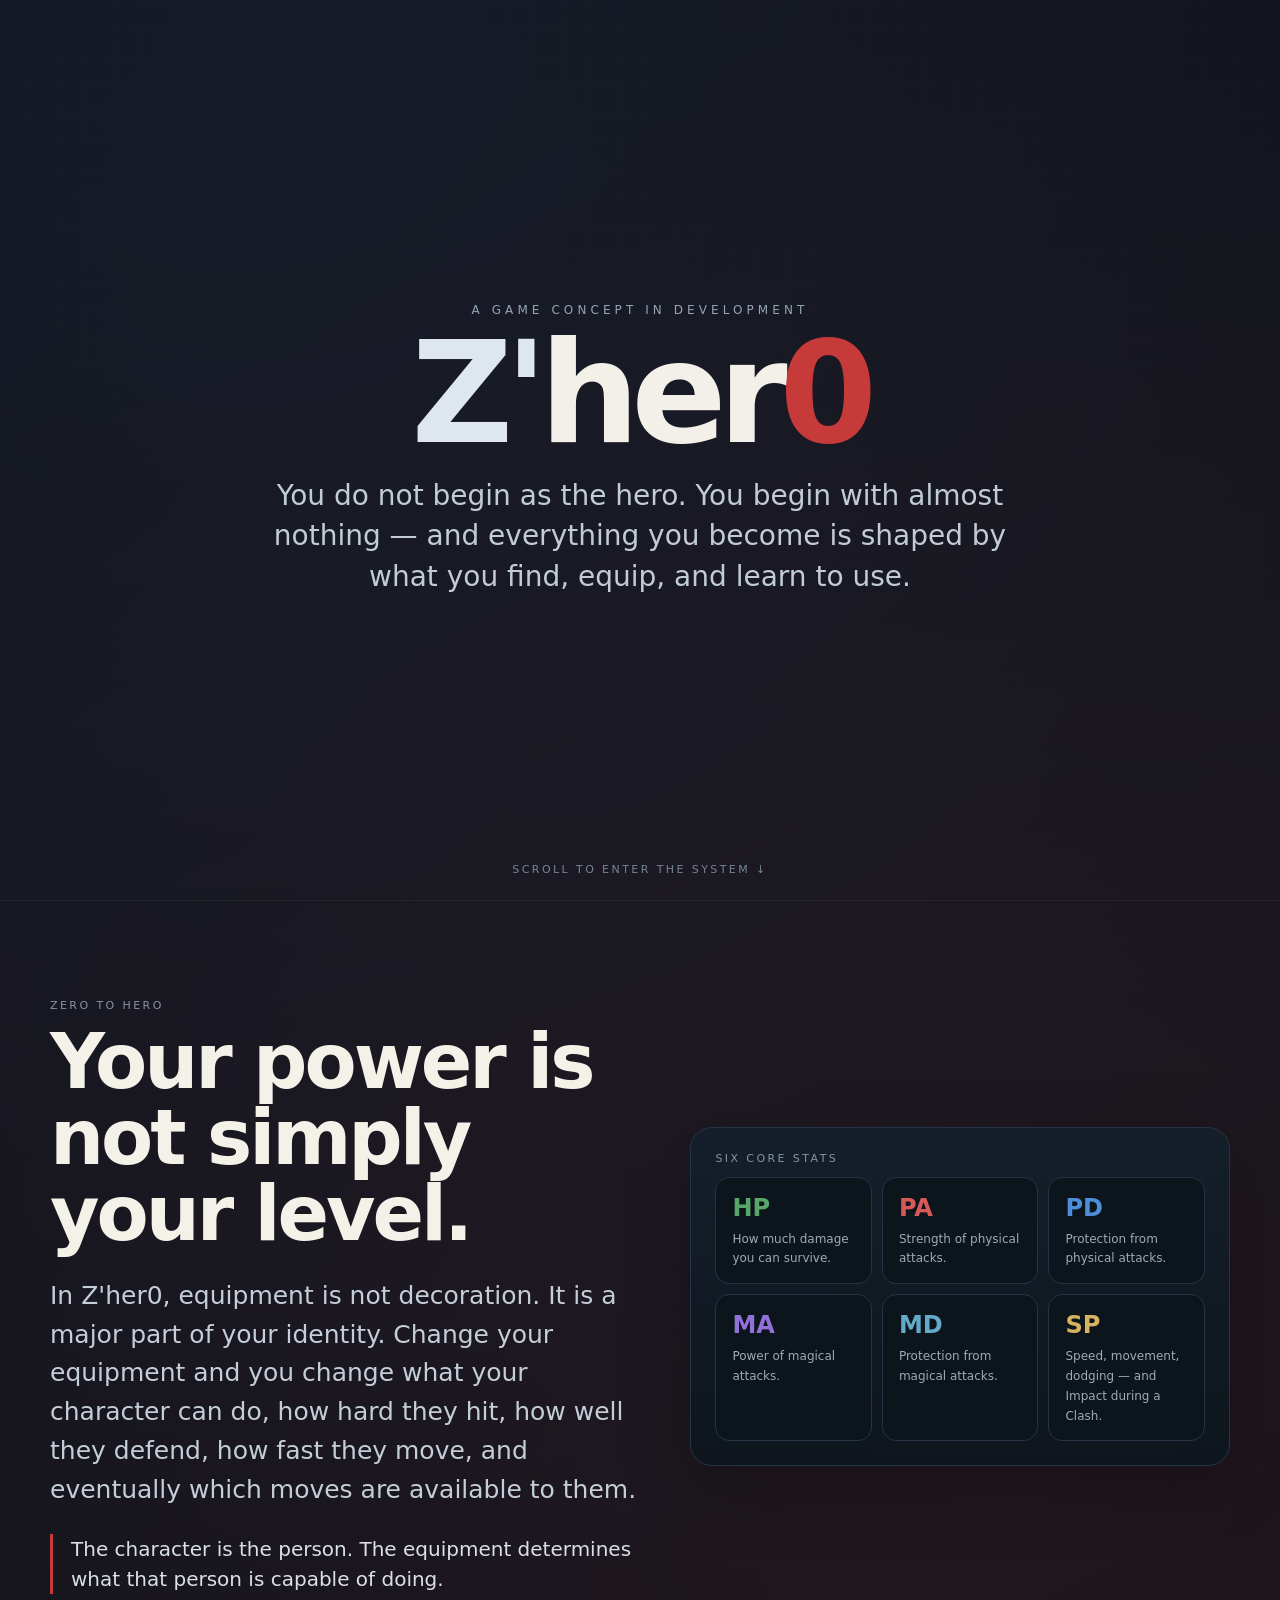
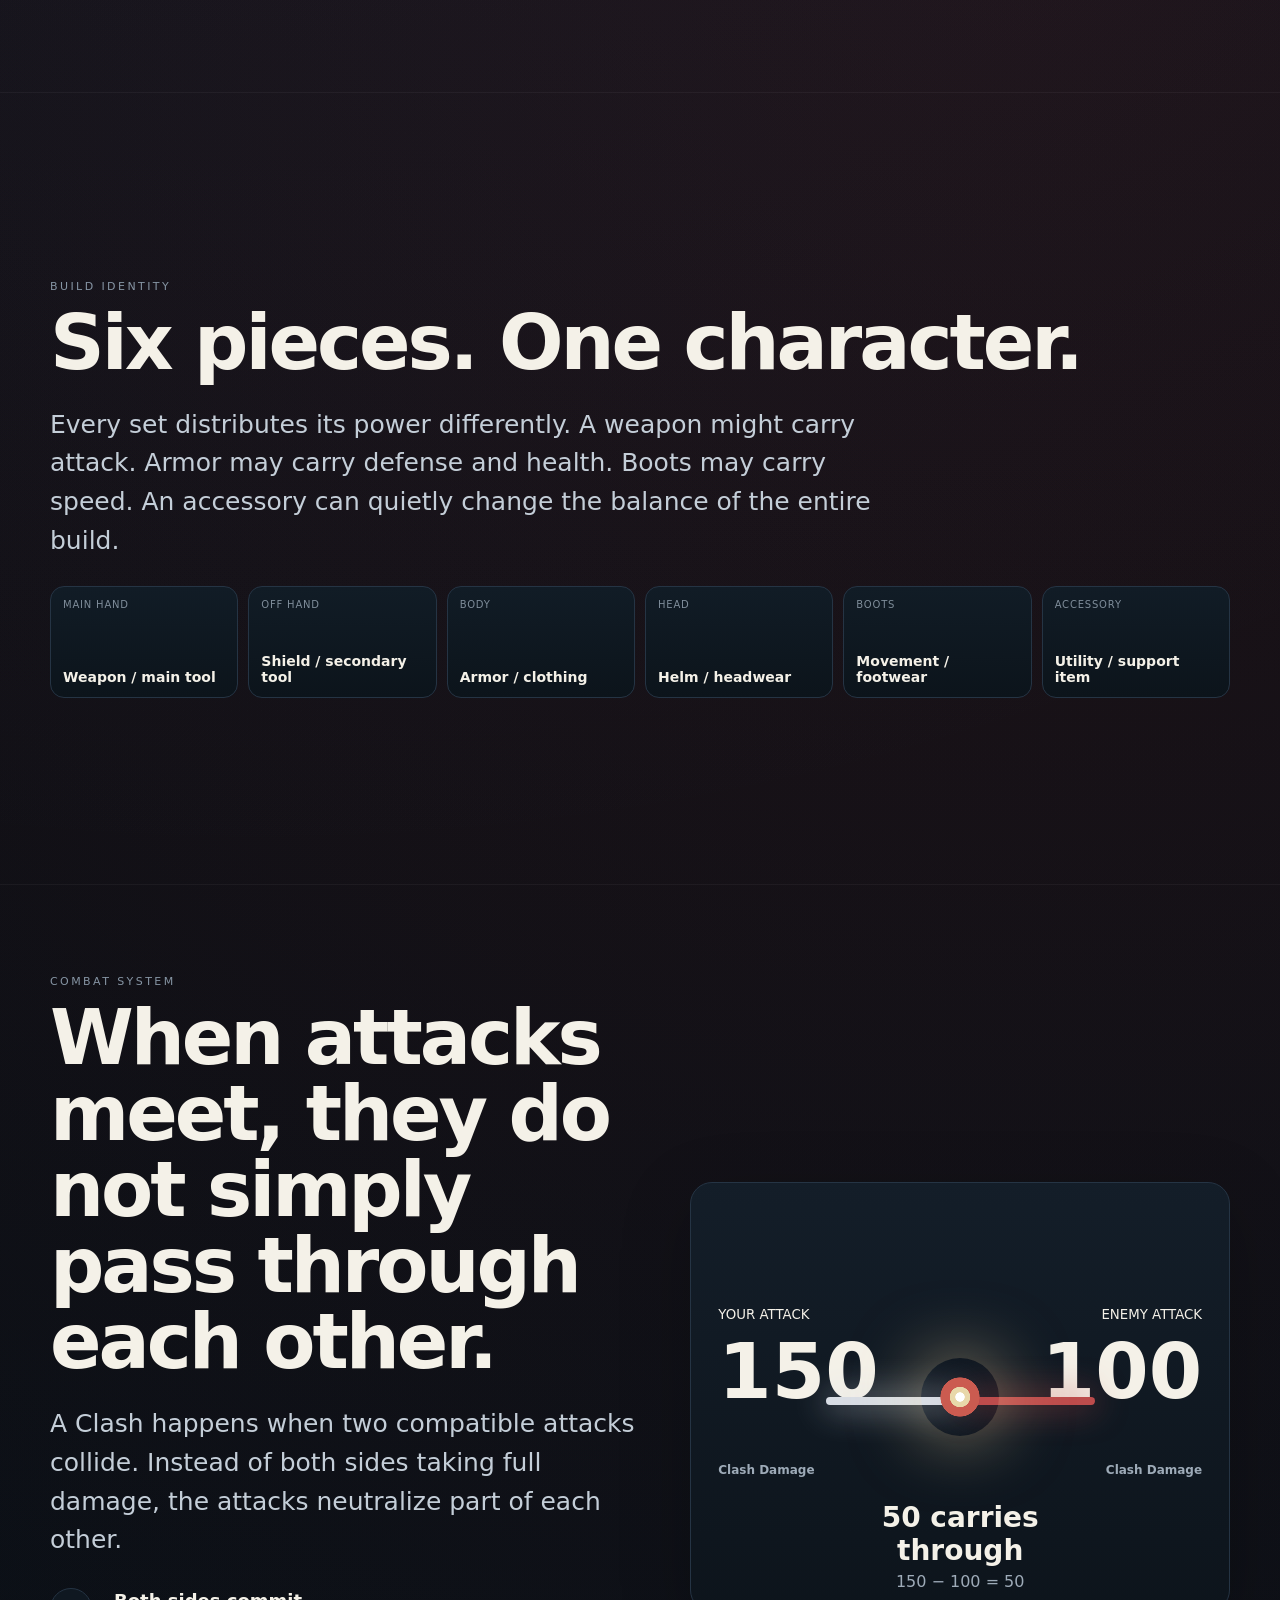
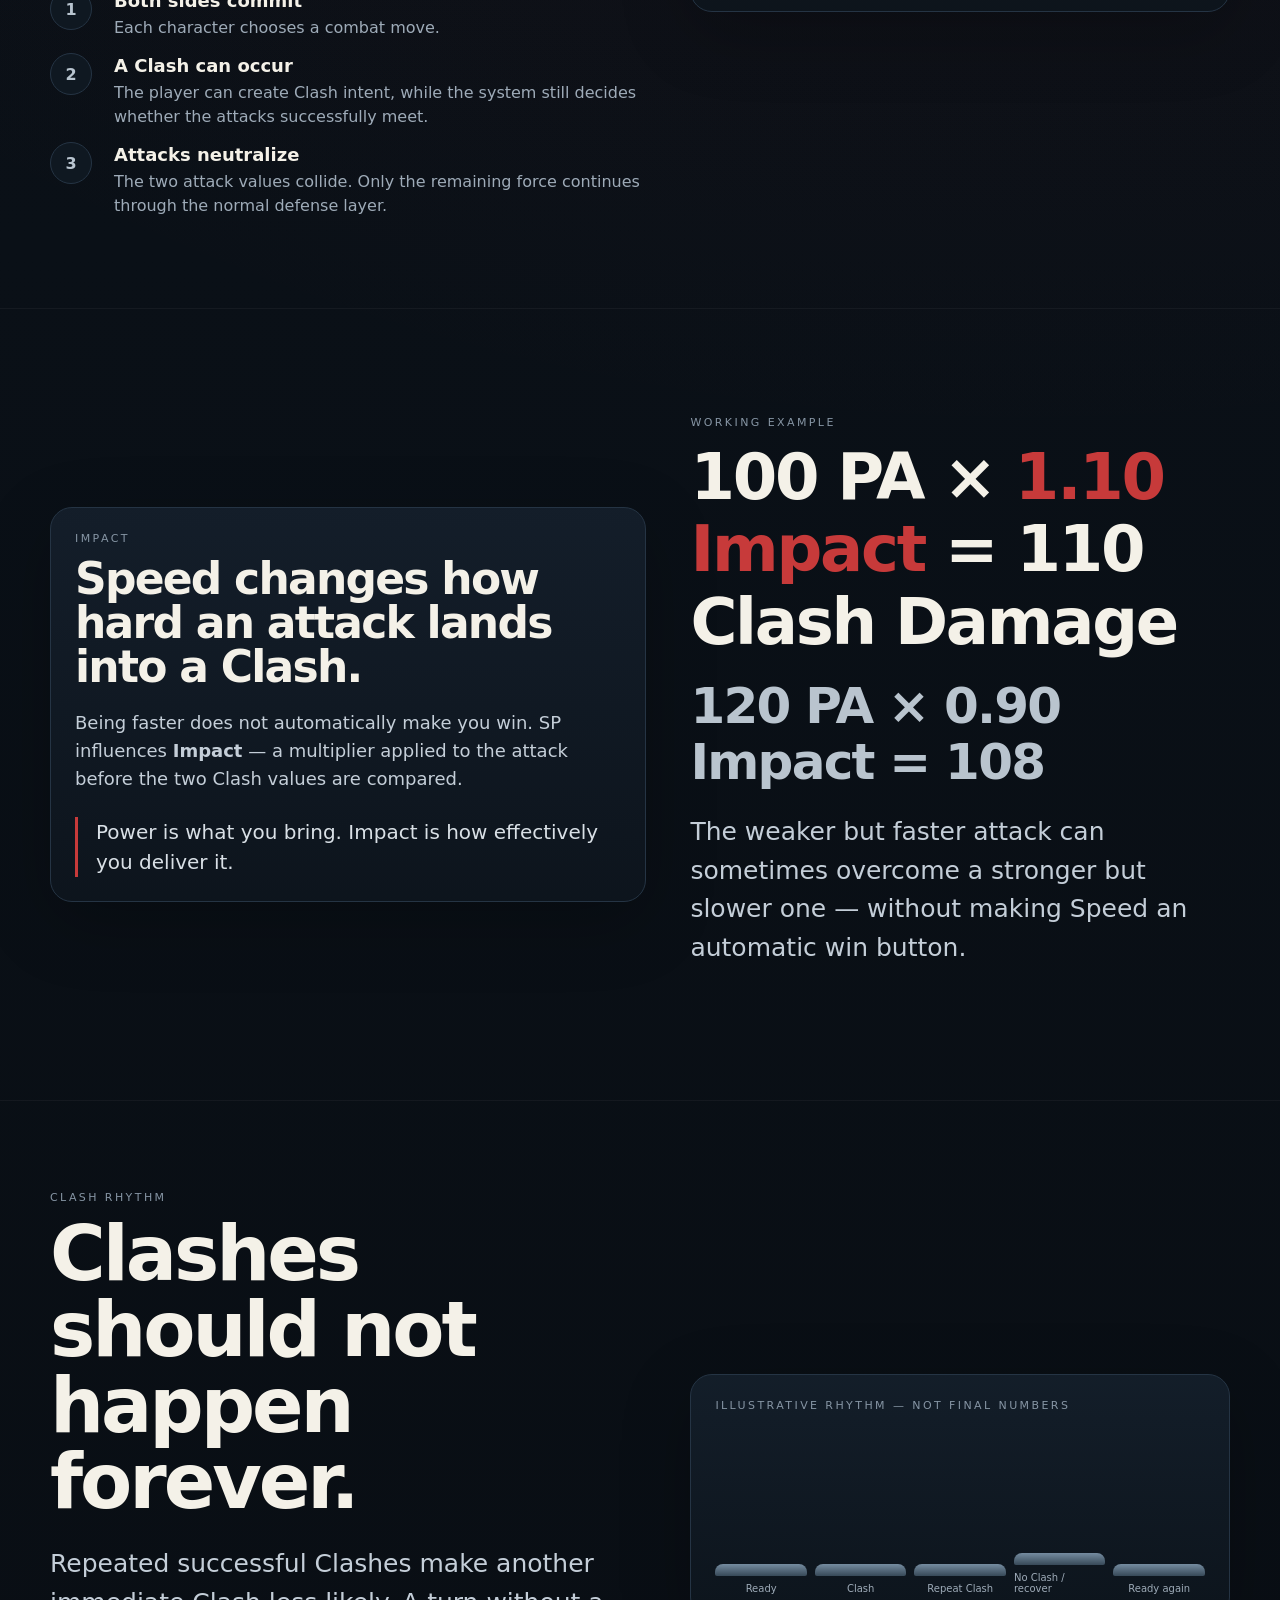
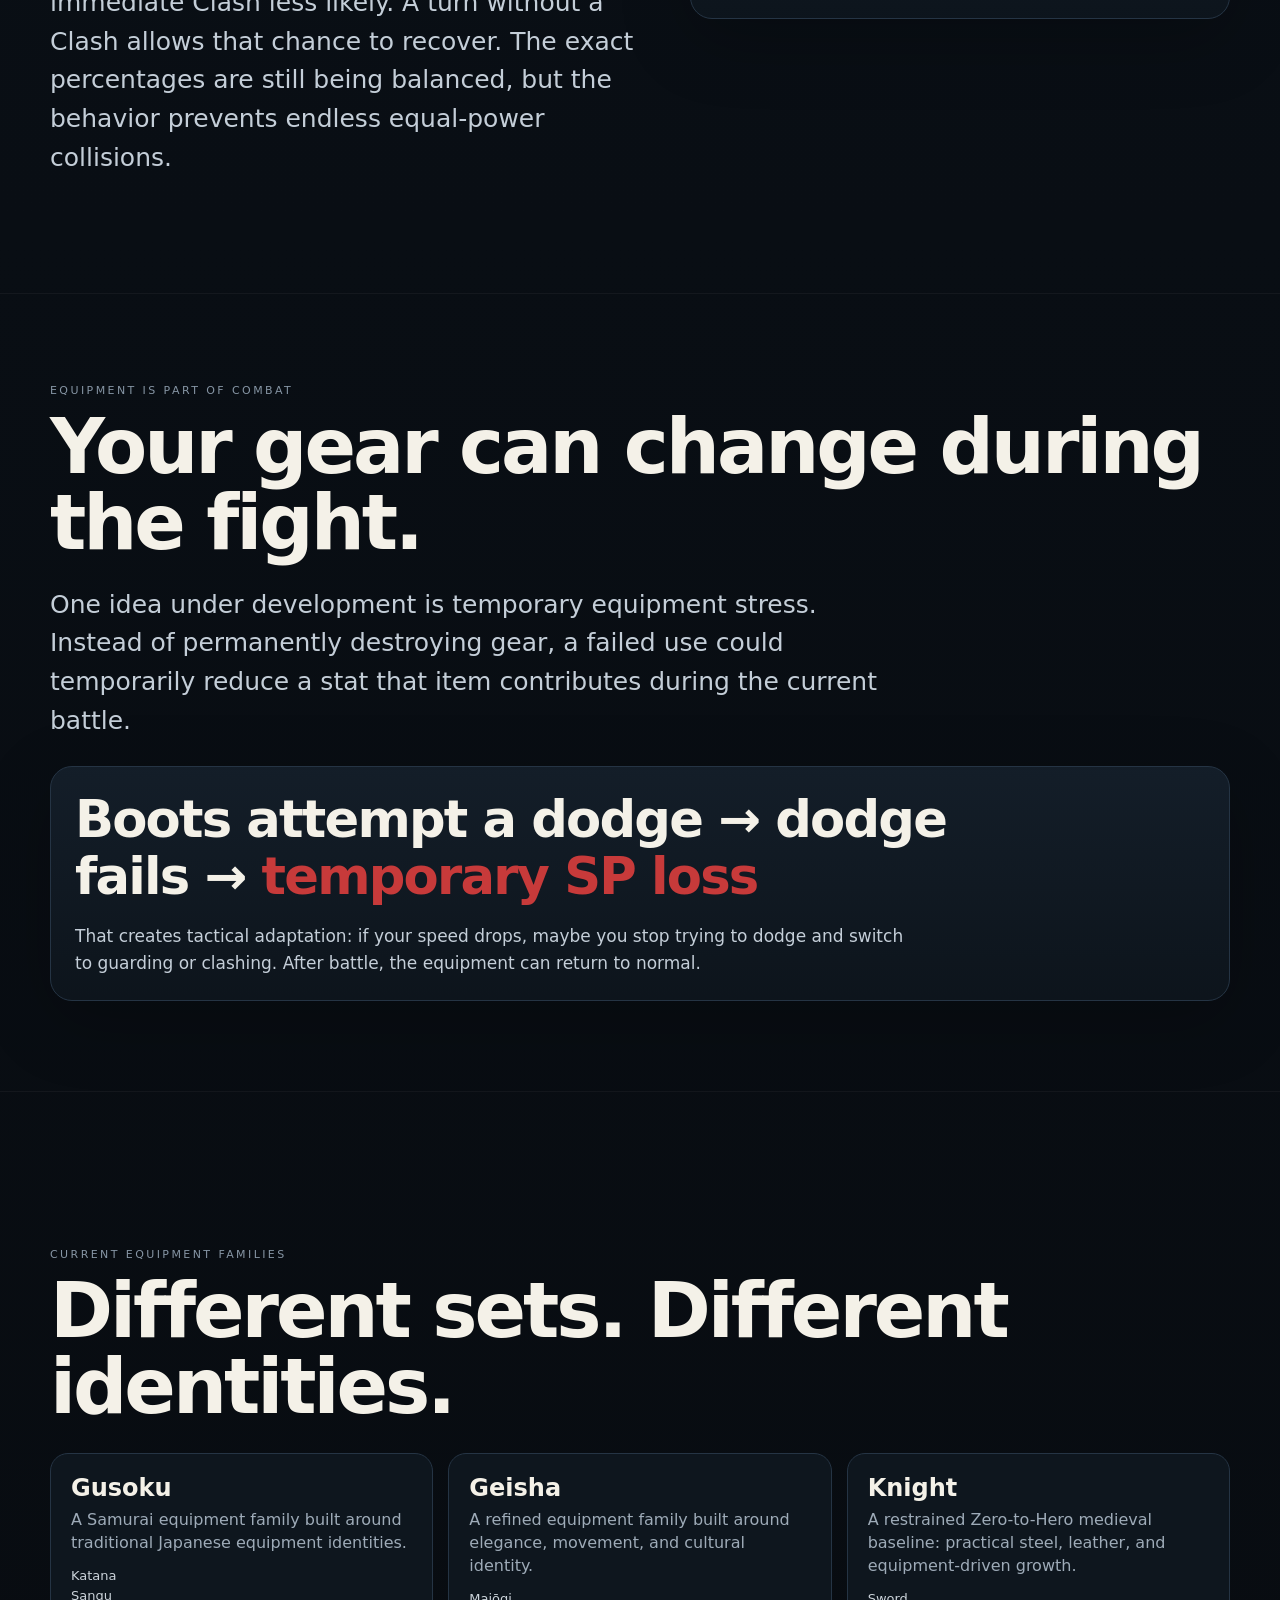
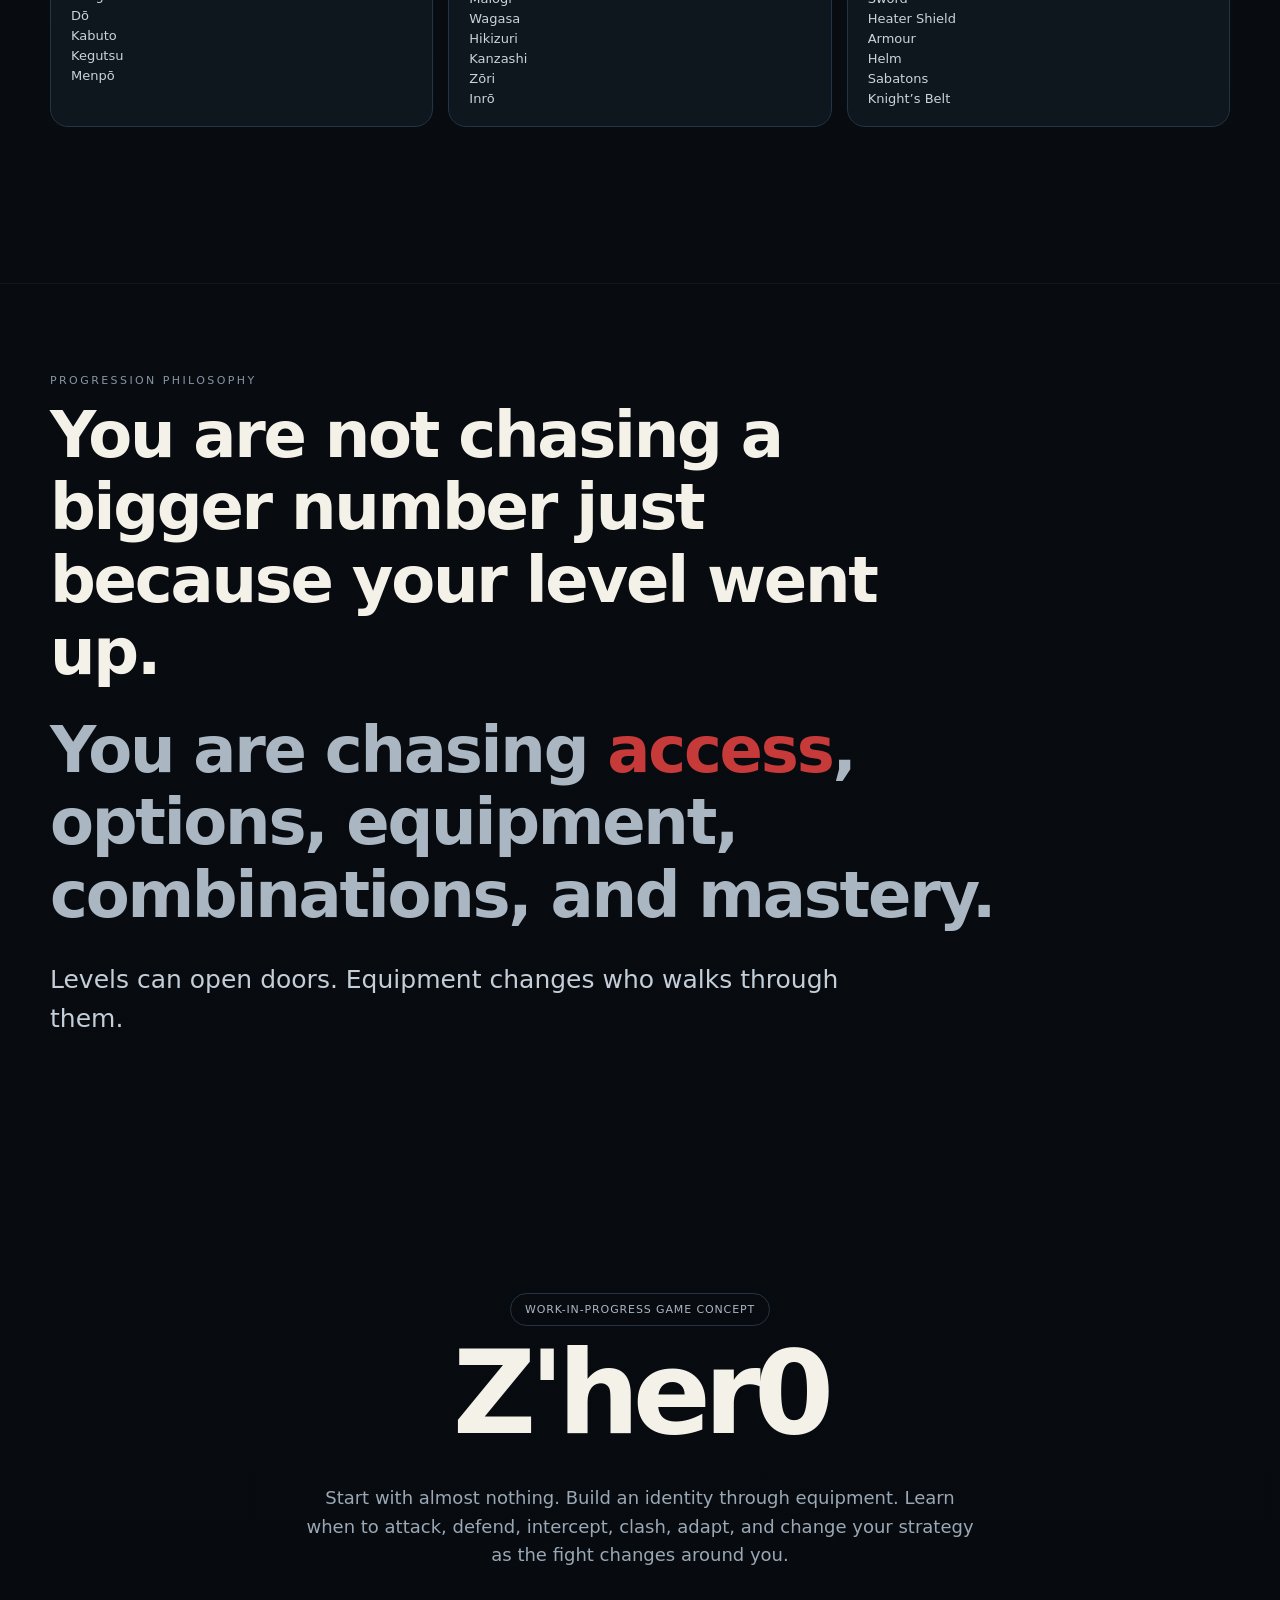
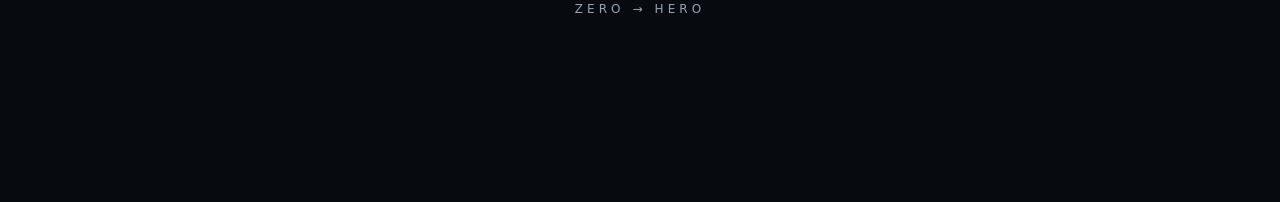
<file: game-concept/index.html>
<!doctype html>
<html lang="en">
<head>
<meta charset="utf-8">
<meta name="viewport" content="width=device-width,initial-scale=1">
<title>Z'her0 — Game Concept Trailer</title>
<style>
:root{
  --bg:#090d12;
  --panel:#101821;
  --panel2:#141f2b;
  --ink:#f4f1e8;
  --muted:#9eabb8;
  --line:#253444;
  --accent:#c73a3a;
  --blue:#4c8ed9;
  --violet:#9272d9;
  --cyan:#65a9c9;
  --gold:#d7b25f;
  --green:#58a66a;
}
*{box-sizing:border-box}
html{scroll-behavior:smooth}
body{
  margin:0;
  color:var(--ink);
  background:
    radial-gradient(circle at 20% 0%,rgba(76,142,217,.12),transparent 30%),
    radial-gradient(circle at 80% 18%,rgba(199,58,58,.12),transparent 32%),
    linear-gradient(180deg,#070a0e 0%,#0a1017 42%,#070a0e 100%);
  font-family:Inter,ui-sans-serif,system-ui,-apple-system,BlinkMacSystemFont,"Segoe UI",sans-serif;
  overflow-x:hidden;
}
body::before{
  content:"";
  position:fixed;inset:0;pointer-events:none;
  background-image:linear-gradient(rgba(255,255,255,.018) 1px,transparent 1px),
                   linear-gradient(90deg,rgba(255,255,255,.018) 1px,transparent 1px);
  background-size:28px 28px;
  mask-image:linear-gradient(to bottom,rgba(0,0,0,.6),transparent 82%);
}
a{color:inherit;text-decoration:none}
.wrap{width:min(1180px,calc(100% - 34px));margin:auto}
.hero{
  min-height:100vh;
  display:grid;
  place-items:center;
  position:relative;
  text-align:center;
  padding:80px 0;
}
.kicker{
  letter-spacing:.34em;
  text-transform:uppercase;
  color:#94a4b4;
  font-size:12px;
  margin-bottom:16px;
}
.logo{
  font-size:clamp(56px,11vw,150px);
  letter-spacing:-.06em;
  margin:0;
  line-height:.86;
  font-weight:850;
}
.logo .z{color:#dfe7ee}
.logo .heroWord{color:#f2f0e9}
.logo .zero{color:var(--accent)}
.tagline{
  margin:22px auto 0;
  max-width:760px;
  color:#c1ccd6;
  font-size:clamp(18px,2.5vw,28px);
  line-height:1.45;
}
.scrollhint{
  position:absolute;bottom:24px;left:50%;transform:translateX(-50%);
  color:#778493;font-size:11px;text-transform:uppercase;letter-spacing:.22em
}
.section{
  min-height:88vh;
  display:flex;
  align-items:center;
  padding:90px 0;
  border-top:1px solid rgba(255,255,255,.045);
}
.section h2{
  font-size:clamp(36px,6vw,76px);
  margin:0 0 20px;
  letter-spacing:-.04em;
  line-height:1;
}
.lead{
  font-size:clamp(18px,2.1vw,25px);
  line-height:1.55;
  color:#c4ced8;
  max-width:830px;
}
.eyebrow{
  color:#8695a4;
  letter-spacing:.22em;
  text-transform:uppercase;
  font-size:11px;
  margin-bottom:12px;
}
.split{
  display:grid;
  grid-template-columns:1.05fr .95fr;
  gap:44px;
  align-items:center;
}
.panel{
  background:linear-gradient(180deg,rgba(20,31,43,.92),rgba(13,21,29,.92));
  border:1px solid var(--line);
  border-radius:22px;
  padding:24px;
  box-shadow:0 20px 70px rgba(0,0,0,.22);
}
.statgrid{
  display:grid;
  grid-template-columns:repeat(3,1fr);
  gap:10px;
}
.stat{
  border:1px solid var(--line);
  background:#0c141c;
  border-radius:14px;
  padding:16px;
}
.stat b{font-size:24px;display:block;margin-bottom:6px}
.stat span{font-size:12px;color:var(--muted);line-height:1.4}
.hp b{color:var(--green)} .pa b{color:#d85a58}.pd b{color:var(--blue)}
.ma b{color:var(--violet)} .md b{color:var(--cyan)} .sp b{color:var(--gold)}
.equipment-row{
  display:grid;
  grid-template-columns:repeat(6,1fr);
  gap:10px;
  margin-top:18px;
}
.slot{
  min-height:112px;
  border:1px solid var(--line);
  background:linear-gradient(180deg,#111c26,#0c141b);
  border-radius:14px;
  padding:12px;
  display:flex;
  flex-direction:column;
  justify-content:space-between;
}
.slot small{color:#7f8d9a;font-size:10px;text-transform:uppercase;letter-spacing:.08em}
.slot strong{font-size:14px}
.quote{
  margin-top:24px;
  padding-left:18px;
  border-left:3px solid var(--accent);
  font-size:20px;
  line-height:1.5;
  color:#d9e0e6;
}
.clash-stage{
  position:relative;
  min-height:430px;
  display:grid;
  place-items:center;
  overflow:hidden;
}
.fighter{
  position:absolute;top:50%;transform:translateY(-50%);
  width:38%;
  display:flex;
  flex-direction:column;
  gap:12px;
}
.fighter.left{left:5%;align-items:flex-start}
.fighter.right{right:5%;align-items:flex-end;text-align:right}
.power{
  font-size:clamp(42px,6vw,78px);font-weight:850;line-height:1
}
.power small{font-size:12px;color:var(--muted);font-weight:600}
.beam{
  position:absolute;
  top:50%;height:8px;border-radius:999px;
  box-shadow:0 0 34px currentColor;
}
.beam.left{left:25%;right:50%;background:#d8dde4;color:#d8dde4}
.beam.right{left:50%;right:25%;background:#bd4c4c;color:#bd4c4c}
.impact{
  position:absolute;left:50%;top:50%;transform:translate(-50%,-50%);
  width:78px;height:78px;border-radius:50%;
  background:radial-gradient(circle,#fff 0 8%,#e8d8aa 9% 18%,#cb5b50 19% 35%,transparent 36%);
  box-shadow:0 0 70px rgba(255,225,170,.55);
}
.clash-result{
  position:absolute;bottom:20px;left:50%;transform:translateX(-50%);
  text-align:center;
}
.clash-result strong{font-size:28px}
.clash-result span{display:block;color:var(--muted);margin-top:5px}
.timeline{
  display:grid;gap:13px;margin-top:28px;
}
.step{
  display:grid;grid-template-columns:48px 1fr;gap:16px;align-items:start
}
.num{
  width:42px;height:42px;border-radius:50%;display:grid;place-items:center;
  border:1px solid var(--line);background:#0f1821;color:#b8c4cf;font-weight:700
}
.step h3{margin:2px 0 5px;font-size:18px}
.step p{margin:0;color:var(--muted);line-height:1.5}
.prob{
  display:flex;gap:8px;margin-top:22px;align-items:end;height:160px
}
.probcol{flex:1;display:flex;flex-direction:column;align-items:center;gap:7px}
.bar{
  width:100%;border-radius:8px 8px 2px 2px;
  background:linear-gradient(180deg,#758ca0,#374958);
  min-height:12px;
}
.probcol small{font-size:10px;color:var(--muted)}
.sets{
  display:grid;grid-template-columns:repeat(3,1fr);gap:15px;margin-top:28px
}
.setcard{
  border:1px solid var(--line);border-radius:18px;padding:20px;background:#0e161e
}
.setcard h3{font-size:24px;margin:0 0 6px}
.setcard p{color:var(--muted);line-height:1.45;margin:0 0 14px}
.setcard ul{padding:0;margin:0;list-style:none;display:grid;gap:5px;font-size:13px;color:#cbd3da}
.bigline{
  font-size:clamp(30px,5vw,65px);
  line-height:1.13;
  font-weight:800;
  letter-spacing:-.035em;
  max-width:950px;
}
.bigline em{font-style:normal;color:var(--accent)}
.footer{
  min-height:72vh;display:grid;place-items:center;text-align:center;padding:80px 0 110px
}
.footer h2{font-size:clamp(52px,9vw,120px);margin:0;letter-spacing:-.06em}
.footer p{color:#9aa8b5;max-width:680px;margin:24px auto;line-height:1.6;font-size:18px}
.badge{
  display:inline-block;border:1px solid var(--line);border-radius:999px;padding:9px 14px;
  color:#aab6c2;font-size:11px;letter-spacing:.08em;text-transform:uppercase
}
.reveal{opacity:0;transform:translateY(18px);transition:.7s ease}
.reveal.show{opacity:1;transform:none}
@media(max-width:850px){
  .split{grid-template-columns:1fr}
  .statgrid{grid-template-columns:repeat(2,1fr)}
  .equipment-row{grid-template-columns:repeat(2,1fr)}
  .sets{grid-template-columns:1fr}
  .fighter{width:43%}
}
@media(max-width:520px){
  .wrap{width:min(100% - 22px,1180px)}
  .section{padding:65px 0;min-height:auto}
  .statgrid{grid-template-columns:1fr 1fr}
  .clash-stage{min-height:360px}
  .power{font-size:38px}
}
</style>
</head>
<body>

<section class="hero">
  <div class="wrap reveal">
    <div class="kicker">A game concept in development</div>
    <h1 class="logo"><span class="z">Z'</span><span class="heroWord">her</span><span class="zero">0</span></h1>
    <p class="tagline">You do not begin as the hero. You begin with almost nothing — and everything you become is shaped by what you find, equip, and learn to use.</p>
  </div>
  <div class="scrollhint">Scroll to enter the system ↓</div>
</section>

<section class="section">
  <div class="wrap split">
    <div class="reveal">
      <div class="eyebrow">Zero to Hero</div>
      <h2>Your power is not simply your level.</h2>
      <p class="lead">In Z'her0, equipment is not decoration. It is a major part of your identity. Change your equipment and you change what your character can do, how hard they hit, how well they defend, how fast they move, and eventually which moves are available to them.</p>
      <div class="quote">The character is the person. The equipment determines what that person is capable of doing.</div>
    </div>
    <div class="panel reveal">
      <div class="eyebrow">Six core stats</div>
      <div class="statgrid">
        <div class="stat hp"><b>HP</b><span>How much damage you can survive.</span></div>
        <div class="stat pa"><b>PA</b><span>Strength of physical attacks.</span></div>
        <div class="stat pd"><b>PD</b><span>Protection from physical attacks.</span></div>
        <div class="stat ma"><b>MA</b><span>Power of magical attacks.</span></div>
        <div class="stat md"><b>MD</b><span>Protection from magical attacks.</span></div>
        <div class="stat sp"><b>SP</b><span>Speed, movement, dodging — and Impact during a Clash.</span></div>
      </div>
    </div>
  </div>
</section>

<section class="section">
  <div class="wrap reveal">
    <div class="eyebrow">Build identity</div>
    <h2>Six pieces. One character.</h2>
    <p class="lead">Every set distributes its power differently. A weapon might carry attack. Armor may carry defense and health. Boots may carry speed. An accessory can quietly change the balance of the entire build.</p>
    <div class="equipment-row">
      <div class="slot"><small>Main Hand</small><strong>Weapon / main tool</strong></div>
      <div class="slot"><small>Off Hand</small><strong>Shield / secondary tool</strong></div>
      <div class="slot"><small>Body</small><strong>Armor / clothing</strong></div>
      <div class="slot"><small>Head</small><strong>Helm / headwear</strong></div>
      <div class="slot"><small>Boots</small><strong>Movement / footwear</strong></div>
      <div class="slot"><small>Accessory</small><strong>Utility / support item</strong></div>
    </div>
  </div>
</section>

<section class="section">
  <div class="wrap split">
    <div class="reveal">
      <div class="eyebrow">Combat system</div>
      <h2>When attacks meet, they do not simply pass through each other.</h2>
      <p class="lead">A Clash happens when two compatible attacks collide. Instead of both sides taking full damage, the attacks neutralize part of each other.</p>
      <div class="timeline">
        <div class="step"><div class="num">1</div><div><h3>Both sides commit</h3><p>Each character chooses a combat move.</p></div></div>
        <div class="step"><div class="num">2</div><div><h3>A Clash can occur</h3><p>The player can create Clash intent, while the system still decides whether the attacks successfully meet.</p></div></div>
        <div class="step"><div class="num">3</div><div><h3>Attacks neutralize</h3><p>The two attack values collide. Only the remaining force continues through the normal defense layer.</p></div></div>
      </div>
    </div>
    <div class="panel clash-stage reveal">
      <div class="fighter left"><small>YOUR ATTACK</small><div class="power">150 <small>Clash Damage</small></div></div>
      <div class="fighter right"><small>ENEMY ATTACK</small><div class="power">100 <small>Clash Damage</small></div></div>
      <div class="beam left"></div><div class="beam right"></div><div class="impact"></div>
      <div class="clash-result"><strong>50 carries through</strong><span>150 − 100 = 50</span></div>
    </div>
  </div>
</section>

<section class="section">
  <div class="wrap split">
    <div class="panel reveal">
      <div class="eyebrow">Impact</div>
      <h2 style="font-size:44px">Speed changes how hard an attack lands into a Clash.</h2>
      <p class="lead" style="font-size:18px">Being faster does not automatically make you win. SP influences <strong>Impact</strong> — a multiplier applied to the attack before the two Clash values are compared.</p>
      <div class="quote">Power is what you bring. Impact is how effectively you deliver it.</div>
    </div>
    <div class="reveal">
      <div class="eyebrow">Working example</div>
      <div class="bigline">100 PA × <em>1.10 Impact</em> = 110 Clash Damage</div>
      <div style="height:20px"></div>
      <div class="bigline" style="font-size:clamp(28px,4vw,50px);color:#b9c4ce">120 PA × 0.90 Impact = 108</div>
      <p class="lead" style="margin-top:22px">The weaker but faster attack can sometimes overcome a stronger but slower one — without making Speed an automatic win button.</p>
    </div>
  </div>
</section>

<section class="section">
  <div class="wrap split">
    <div class="reveal">
      <div class="eyebrow">Clash rhythm</div>
      <h2>Clashes should not happen forever.</h2>
      <p class="lead">Repeated successful Clashes make another immediate Clash less likely. A turn without a Clash allows that chance to recover. The exact percentages are still being balanced, but the behavior prevents endless equal-power collisions.</p>
    </div>
    <div class="panel reveal">
      <div class="eyebrow">Illustrative rhythm — not final numbers</div>
      <div class="prob">
        <div class="probcol"><div class="bar" style="height:90%"></div><small>Ready</small></div>
        <div class="probcol"><div class="bar" style="height:62%"></div><small>Clash</small></div>
        <div class="probcol"><div class="bar" style="height:38%"></div><small>Repeat Clash</small></div>
        <div class="probcol"><div class="bar" style="height:66%"></div><small>No Clash / recover</small></div>
        <div class="probcol"><div class="bar" style="height:90%"></div><small>Ready again</small></div>
      </div>
    </div>
  </div>
</section>

<section class="section">
  <div class="wrap reveal">
    <div class="eyebrow">Equipment is part of combat</div>
    <h2>Your gear can change during the fight.</h2>
    <p class="lead">One idea under development is temporary equipment stress. Instead of permanently destroying gear, a failed use could temporarily reduce a stat that item contributes during the current battle.</p>
    <div class="panel" style="margin-top:24px">
      <div class="bigline" style="font-size:clamp(26px,4vw,52px)">Boots attempt a dodge → dodge fails → <em>temporary SP loss</em></div>
      <p class="lead" style="font-size:17px;margin-bottom:0">That creates tactical adaptation: if your speed drops, maybe you stop trying to dodge and switch to guarding or clashing. After battle, the equipment can return to normal.</p>
    </div>
  </div>
</section>

<section class="section">
  <div class="wrap reveal">
    <div class="eyebrow">Current equipment families</div>
    <h2>Different sets. Different identities.</h2>
    <div class="sets">
      <div class="setcard">
        <h3>Gusoku</h3>
        <p>A Samurai equipment family built around traditional Japanese equipment identities.</p>
        <ul><li>Katana</li><li>Sangu</li><li>Dō</li><li>Kabuto</li><li>Kegutsu</li><li>Menpō</li></ul>
      </div>
      <div class="setcard">
        <h3>Geisha</h3>
        <p>A refined equipment family built around elegance, movement, and cultural identity.</p>
        <ul><li>Maiōgi</li><li>Wagasa</li><li>Hikizuri</li><li>Kanzashi</li><li>Zōri</li><li>Inrō</li></ul>
      </div>
      <div class="setcard">
        <h3>Knight</h3>
        <p>A restrained Zero-to-Hero medieval baseline: practical steel, leather, and equipment-driven growth.</p>
        <ul><li>Sword</li><li>Heater Shield</li><li>Armour</li><li>Helm</li><li>Sabatons</li><li>Knight’s Belt</li></ul>
      </div>
    </div>
  </div>
</section>

<section class="section">
  <div class="wrap reveal">
    <div class="eyebrow">Progression philosophy</div>
    <div class="bigline">You are not chasing a bigger number just because your level went up.</div>
    <div style="height:26px"></div>
    <div class="bigline" style="color:#aab6c1">You are chasing <em>access</em>, options, equipment, combinations, and mastery.</div>
    <p class="lead" style="margin-top:30px">Levels can open doors. Equipment changes who walks through them.</p>
  </div>
</section>

<section class="footer">
  <div class="wrap reveal">
    <span class="badge">Work-in-progress game concept</span>
    <h2>Z'her0</h2>
    <p>Start with almost nothing. Build an identity through equipment. Learn when to attack, defend, intercept, clash, adapt, and change your strategy as the fight changes around you.</p>
    <div class="kicker" style="margin-top:32px">Zero → Hero</div>
  </div>
</section>

<script>
const observer=new IntersectionObserver(entries=>{
  for(const e of entries){
    if(e.isIntersecting)e.target.classList.add("show");
  }
},{threshold:.12});
document.querySelectorAll(".reveal").forEach(el=>observer.observe(el));
</script>
</body>
</html>
</file>
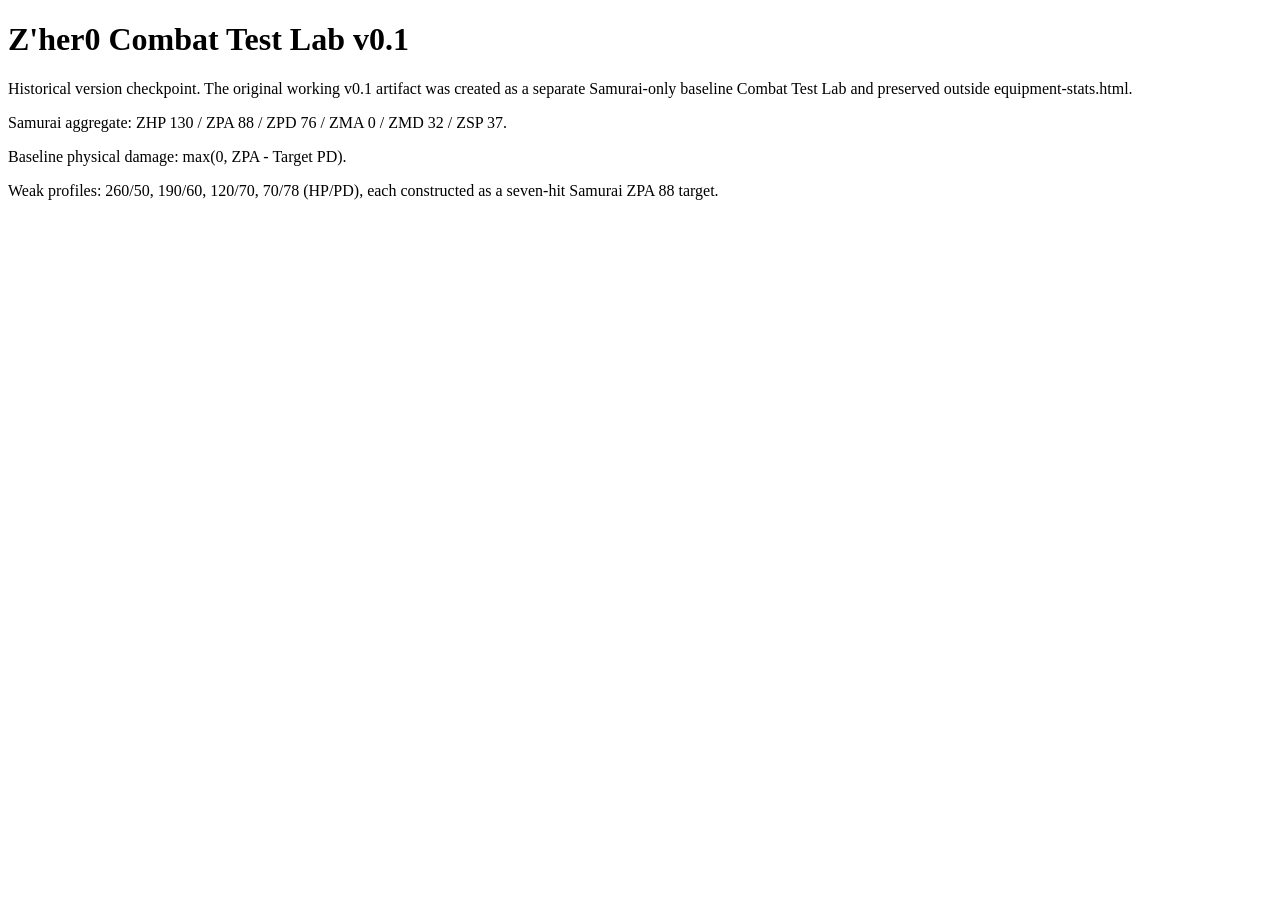
<file: combat-test-lab-v0.1.html>
<!doctype html><html><head><meta charset="utf-8"><title>Z'her0 Combat Test Lab v0.1 — Historical Checkpoint</title></head><body><h1>Z'her0 Combat Test Lab v0.1</h1><p>Historical version checkpoint. The original working v0.1 artifact was created as a separate Samurai-only baseline Combat Test Lab and preserved outside equipment-stats.html.</p><p>Samurai aggregate: ZHP 130 / ZPA 88 / ZPD 76 / ZMA 0 / ZMD 32 / ZSP 37.</p><p>Baseline physical damage: max(0, ZPA - Target PD).</p><p>Weak profiles: 260/50, 190/60, 120/70, 70/78 (HP/PD), each constructed as a seven-hit Samurai ZPA 88 target.</p></body></html>
</file>
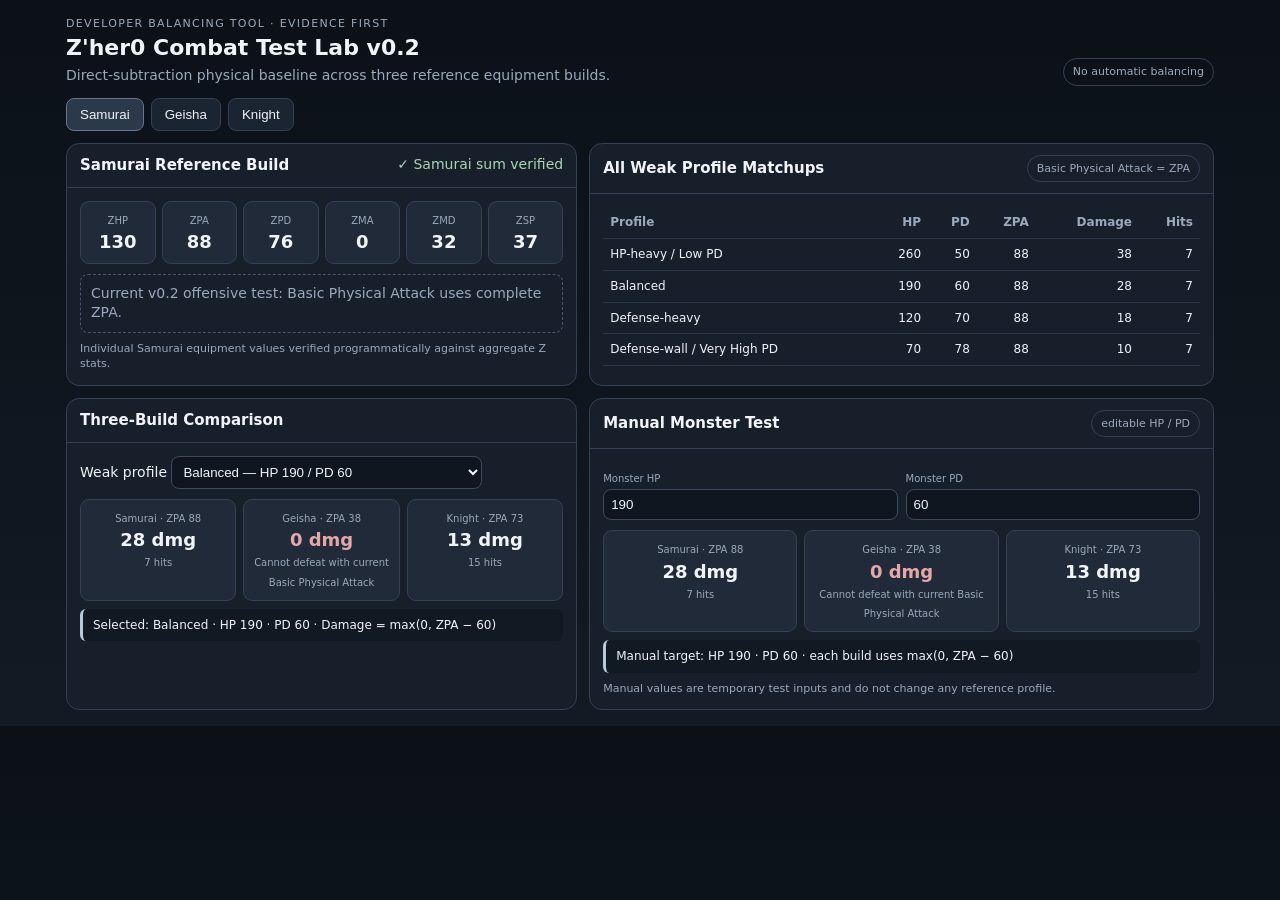
<file: combat-test-lab-v0.2.html>
<!doctype html>
<html lang="en"><head><meta charset="utf-8"><meta name="viewport" content="width=device-width,initial-scale=1"><title>Z'her0 Combat Test Lab v0.2</title><style>
:root{--bg:#0d131b;--panel:#171f2b;--panel2:#202a38;--line:#344154;--text:#f1f5f9;--muted:#9aa9bb;--good:#a9d6b2;--zero:#e5a8a8}*{box-sizing:border-box}body{margin:0;background:linear-gradient(#0c1118,#121a24);color:var(--text);font:14px/1.4 system-ui,-apple-system,Segoe UI,sans-serif}.wrap{max-width:1180px;margin:auto;padding:16px}header{display:flex;justify-content:space-between;gap:12px;align-items:end;margin-bottom:12px}h1{font-size:22px;margin:2px 0}h2{font-size:15px;margin:0}.eyebrow,.muted,.note{color:var(--muted)}.eyebrow{font-size:11px;text-transform:uppercase;letter-spacing:.12em}.badge{border:1px solid var(--line);border-radius:999px;padding:5px 9px;color:var(--muted);font-size:11px}.tabs{display:flex;gap:7px;margin-bottom:12px}.tabs button,.use{background:#1b2532;color:var(--text);border:1px solid var(--line);border-radius:8px;padding:8px 13px;cursor:pointer}.tabs button.active{background:#2b394b;border-color:#65758b}.grid{display:grid;grid-template-columns:.9fr 1.1fr;gap:12px}.panel{background:var(--panel);border:1px solid var(--line);border-radius:13px;overflow:hidden}.head{padding:11px 13px;border-bottom:1px solid var(--line);display:flex;justify-content:space-between;align-items:center}.body{padding:13px}.stats{display:grid;grid-template-columns:repeat(6,1fr);gap:6px}.stat,.metric{background:var(--panel2);border:1px solid var(--line);border-radius:9px;padding:8px;text-align:center}.stat b,.metric b{display:block;font-size:18px}.stat span,.metric span{font-size:10px;color:var(--muted)}table{width:100%;border-collapse:collapse;font-size:12px}th,td{padding:7px;border-bottom:1px solid #2a3646;text-align:right}th:first-child,td:first-child{text-align:left}th{color:var(--muted)}.zero{color:var(--zero);font-weight:700}.ok{color:var(--good)}.magic{margin-top:10px;padding:9px 10px;border:1px dashed #48576c;border-radius:8px;color:var(--muted)}select,input{background:#0f161f;color:var(--text);border:1px solid #3c4a5d;border-radius:8px;padding:7px}.compare-controls{display:flex;gap:8px;align-items:center;flex-wrap:wrap}.cards{display:grid;grid-template-columns:repeat(3,1fr);gap:7px;margin-top:10px}.calc{margin-top:8px;padding:8px 10px;background:#111923;border-left:3px solid #b9c9dd;border-radius:6px;font-size:12px}.manual{display:grid;grid-template-columns:1fr 1fr;gap:8px;margin-top:10px}.manual label{font-size:10px;color:var(--muted)}.manual input{width:100%;margin-top:3px}.note{font-size:11px;margin-top:8px}@media(max-width:800px){.grid{grid-template-columns:1fr}.stats{grid-template-columns:repeat(3,1fr)}.cards{grid-template-columns:1fr}header{flex-direction:column;align-items:start}.wrap{padding:10px}}
</style></head><body><div class="wrap"><header><div><div class="eyebrow">Developer balancing tool · evidence first</div><h1>Z'her0 Combat Test Lab v0.2</h1><div class="muted">Direct-subtraction physical baseline across three reference equipment builds.</div></div><span class="badge">No automatic balancing</span></header>
<div class="tabs" id="buildTabs"></div><div class="grid"><section class="panel"><div class="head"><h2 id="buildTitle">Reference Build</h2><span class="ok" id="verify"></span></div><div class="body"><div class="stats" id="stats"></div><div class="magic" id="magic"></div><div class="note" id="sourceNote"></div></div></section>
<section class="panel"><div class="head"><h2>All Weak Profile Matchups</h2><span class="badge">Basic Physical Attack = ZPA</span></div><div class="body"><table><thead><tr><th>Profile</th><th>HP</th><th>PD</th><th>ZPA</th><th>Damage</th><th>Hits</th></tr></thead><tbody id="matchups"></tbody></table></div></section>
<section class="panel"><div class="head"><h2>Three-Build Comparison</h2></div><div class="body"><div class="compare-controls"><label>Weak profile <select id="profileSelect"></select></label></div><div class="cards" id="compareCards"></div><div class="calc" id="compareCalc"></div></div></section>
<section class="panel"><div class="head"><h2>Manual Monster Test</h2><span class="badge">editable HP / PD</span></div><div class="body"><div class="manual"><label>Monster HP<input id="manualHp" type="number" min="1" value="190"></label><label>Monster PD<input id="manualPd" type="number" min="0" value="60"></label></div><div class="cards" id="manualCards"></div><div class="calc" id="manualCalc"></div><div class="note">Manual values are temporary test inputs and do not change any reference profile.</div></div></section></div></div>
<script>
'use strict';const K=['HP','PA','PD','MA','MD','SP'];const builds={Samurai:{z:[130,88,76,0,32,37],equipment:[[20,39,13,0,0,20],[23,18,14,0,0,-3],[40,0,27,0,7,-2],[18,25,12,0,0,0],[11,0,10,0,0,16],[18,6,0,0,25,6]],note:'Individual Samurai equipment values verified programmatically against aggregate Z stats.'},Geisha:{z:[147,38,13,51,56,90],note:'Aggregate reference values only; individual equipment data intentionally not invented.'},Knight:{z:[133,73,70,0,3,26],note:'Aggregate reference values only; individual equipment data intentionally not invented.'}};const profiles=[['HP-heavy / Low PD',260,50],['Balanced',190,60],['Defense-heavy',120,70],['Defense-wall / Very High PD',70,78]];let selected='Samurai';
const damage=(pa,pd)=>Math.max(0,pa-pd),hits=(hp,d)=>d?Math.ceil(hp/d):Infinity,hitText=n=>Number.isFinite(n)?n:'Cannot defeat';function calc(pa,hp,pd){const d=damage(pa,pd),h=hits(hp,d);return{d,h}}
const sum=builds.Samurai.equipment[0].map((_,i)=>builds.Samurai.equipment.reduce((a,x)=>a+x[i],0));const samuraiVerified=sum.every((x,i)=>x===builds.Samurai.z[i]);
function renderTabs(){buildTabs.innerHTML=Object.keys(builds).map(n=>`<button class="${n===selected?'active':''}" data-build="${n}">${n}</button>`).join('')}function renderBuild(){const b=builds[selected];buildTitle.textContent=selected+' Reference Build';stats.innerHTML=K.map((k,i)=>`<div class="stat"><span>Z${k}</span><b>${b.z[i]}</b></div>`).join('');verify.textContent=selected==='Samurai'?(samuraiVerified?'✓ Samurai sum verified':'⚠ Samurai discrepancy'):'Reference aggregate';magic.textContent=selected==='Geisha'?'Magical offensive testing: Not yet implemented / awaiting move definition. ZMA 51 is displayed but is not automatically treated as a magical Basic Attack.':'Current v0.2 offensive test: Basic Physical Attack uses complete ZPA.';sourceNote.textContent=b.note;matchups.innerHTML=profiles.map(p=>{let r=calc(b.z[1],p[1],p[2]);return`<tr><td>${p[0]}</td><td>${p[1]}</td><td>${p[2]}</td><td>${b.z[1]}</td><td class="${r.d===0?'zero':''}">${r.d}</td><td class="${r.d===0?'zero':''}">${hitText(r.h)}</td></tr>`}).join('')}
function card(name,pa,hp,pd){let r=calc(pa,hp,pd);return`<div class="metric"><span>${name} · ZPA ${pa}</span><b class="${r.d===0?'zero':''}">${r.d} dmg</b><span>${r.d?`${r.h} hits`:'Cannot defeat with current Basic Physical Attack'}</span></div>`}function renderCompare(){let p=profiles[+profileSelect.value||0];compareCards.innerHTML=Object.entries(builds).map(([n,b])=>card(n,b.z[1],p[1],p[2])).join('');compareCalc.textContent=`Selected: ${p[0]} · HP ${p[1]} · PD ${p[2]} · Damage = max(0, ZPA − ${p[2]})`}
function renderManual(){let hp=Math.max(1,+manualHp.value||1),pd=Math.max(0,+manualPd.value||0);manualCards.innerHTML=Object.entries(builds).map(([n,b])=>card(n,b.z[1],hp,pd)).join('');manualCalc.textContent=`Manual target: HP ${hp} · PD ${pd} · each build uses max(0, ZPA − ${pd})`}
profileSelect.innerHTML=profiles.map((p,i)=>`<option value="${i}">${p[0]} — HP ${p[1]} / PD ${p[2]}</option>`).join('');profileSelect.value='1';buildTabs.onclick=e=>{if(e.target.dataset.build){selected=e.target.dataset.build;renderTabs();renderBuild()}};profileSelect.onchange=renderCompare;manualHp.oninput=manualPd.oninput=renderManual;renderTabs();renderBuild();renderCompare();renderManual();
</script></body></html>
</file>
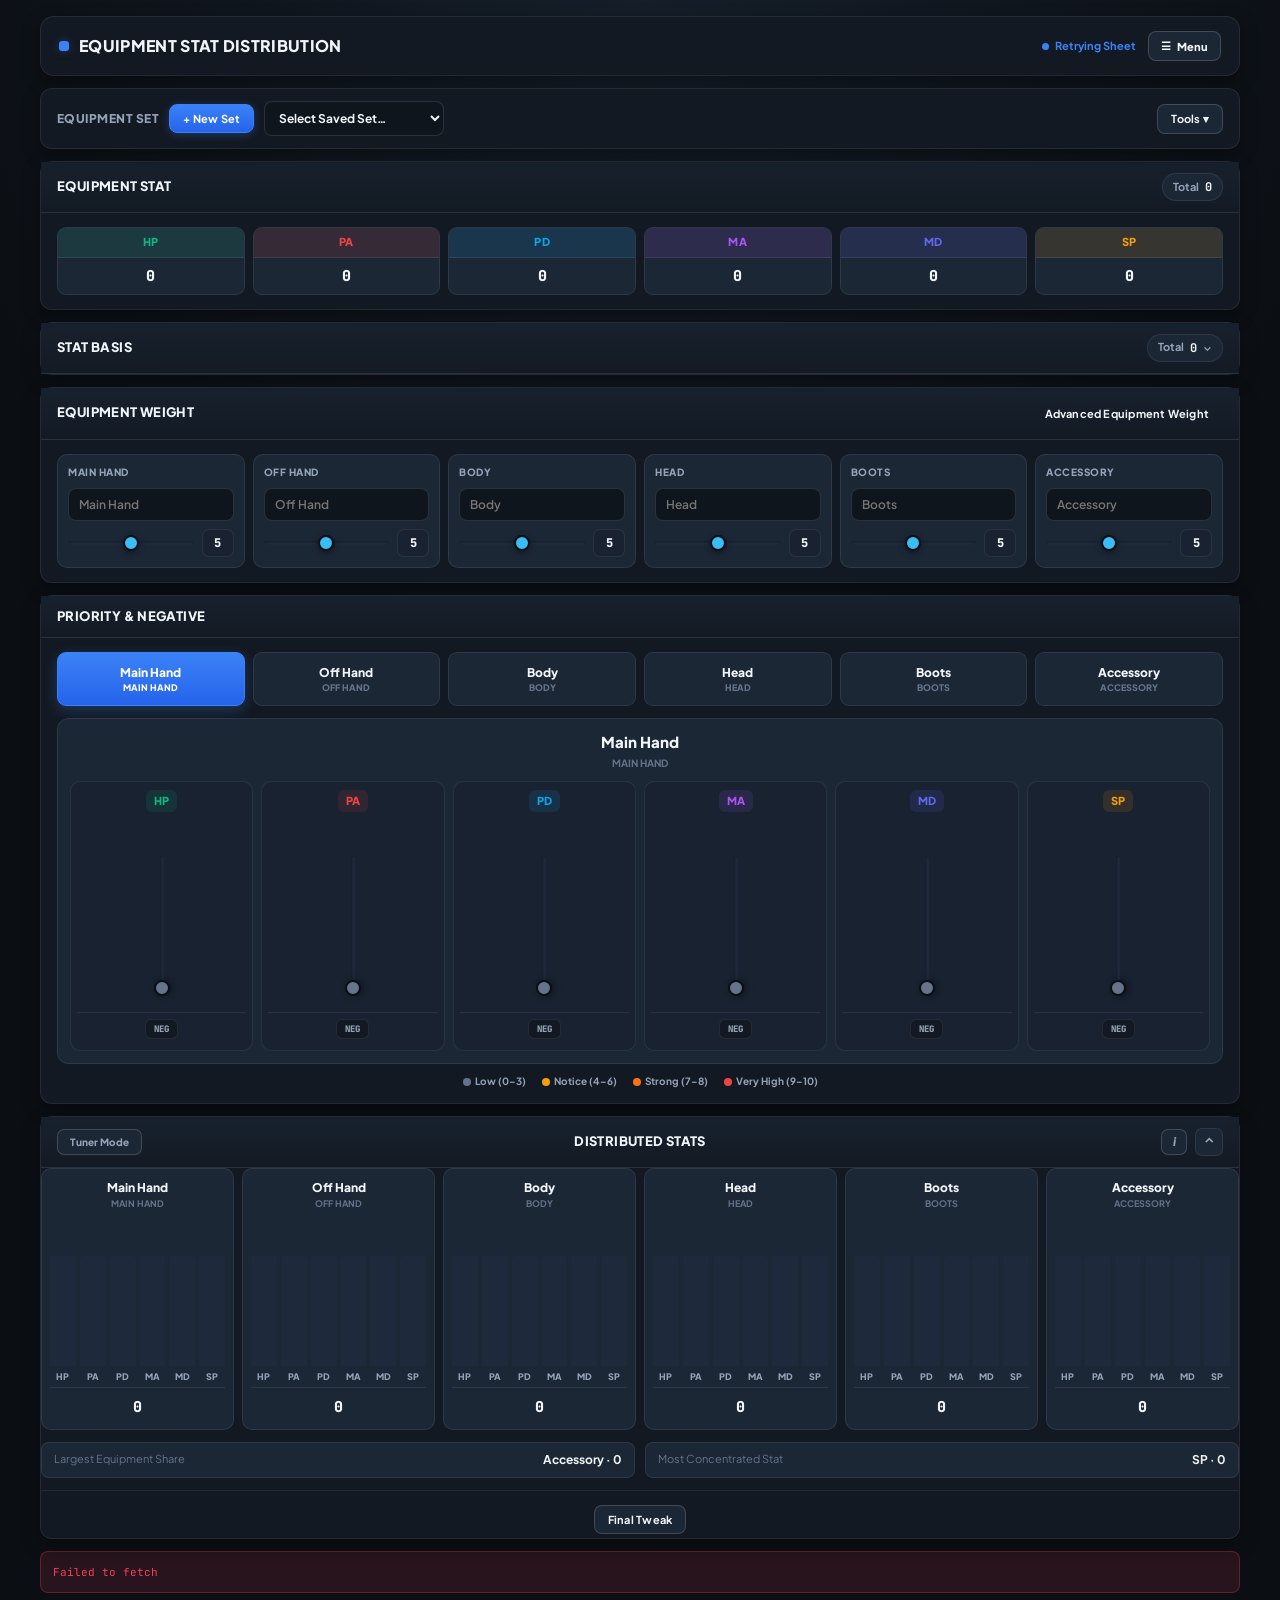
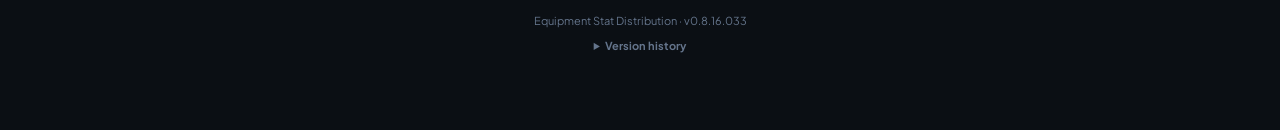
<file: equipment-stats.html>
<!doctype html>
<html lang="en">
<head>
<meta charset="utf-8">
<meta name="viewport" content="width=device-width, initial-scale=1.0">
<title>Equipment Stat Distribution v0.8.16.033</title>
<link rel="preconnect" href="https://fonts.googleapis.com">
<link rel="preconnect" href="https://fonts.gstatic.com" crossorigin>
<link href="https://fonts.googleapis.com/css2?family=Inter:wght@400;500;600;700;800;900&family=JetBrains+Mono:wght@500;600;700;800&family=Plus+Jakarta+Sans:wght@500;600;700;800;900&display=swap" rel="stylesheet">
<style>
/* ==========================================================================
   CSS VARIABLES & DESIGN SYSTEM
   ========================================================================== */
:root {
  --workspace: 1200px;
  --font-sans: "Plus Jakarta Sans", "Inter", -apple-system, BlinkMacSystemFont, "Segoe UI", Roboto, sans-serif;
  --font-mono: "JetBrains Mono", ui-monospace, SFMono-Regular, Menlo, Monaco, Consolas, monospace;

  /* Stat Palette - High Vibrancy & Contrast */
  --hp: #10b981; --hp-glow: rgba(16, 185, 129, 0.25); --hp-bg: rgba(16, 185, 129, 0.12); --hp-border: rgba(16, 185, 129, 0.35);
  --pa: #ef4444; --pa-glow: rgba(239, 68, 68, 0.25);  --pa-bg: rgba(239, 68, 68, 0.12);  --pa-border: rgba(239, 68, 68, 0.35);
  --pd: #0ea5e9; --pd-glow: rgba(14, 165, 233, 0.25); --pd-bg: rgba(14, 165, 233, 0.12); --pd-border: rgba(14, 165, 233, 0.35);
  --ma: #a855f7; --ma-glow: rgba(168, 85, 247, 0.25); --ma-bg: rgba(168, 85, 247, 0.12); --ma-border: rgba(168, 85, 247, 0.35);
  --md: #6366f1; --md-glow: rgba(99, 102, 241, 0.25); --md-bg: rgba(99, 102, 241, 0.12); --md-border: rgba(99, 102, 241, 0.35);
  --sp: #f59e0b; --sp-glow: rgba(245, 158, 11, 0.25); --sp-bg: rgba(245, 158, 11, 0.12); --sp-border: rgba(245, 158, 11, 0.35);

  --danger: #f43f5e;
  --danger-bg: rgba(244, 63, 94, 0.12);
  --danger-border: rgba(244, 63, 94, 0.3);
  --good: #10b981;
  --good-bg: rgba(16, 185, 129, 0.12);

  /* DEFAULT THEME: Modern Game Dev Obsidian / Studio Dark */
  --bg-page: #0b0f14;
  --bg-page-gradient: radial-gradient(circle at 50% 0%, #151e29 0%, #0b0f14 65%);
  --panel: #131922;
  --panel-alt: #182230;
  --panel-card: #1c2736;
  --panel-card-hover: #223042;
  --panel-head: linear-gradient(180deg, #17212d 0%, #131a24 100%);
  --ink: #f1f5f9;
  --ink-secondary: #94a3b8;
  --ink-muted: #64748b;
  --line: rgba(255, 255, 255, 0.08);
  --line-strong: rgba(255, 255, 255, 0.16);
  --line-subtle: rgba(255, 255, 255, 0.04);
  --accent: #3b82f6;
  --accent-hover: #2563eb;
  --accent-glow: rgba(59, 130, 246, 0.28);
  --accent-ink: #ffffff;
  --input-bg: #0f151d;
  --input-border: rgba(255, 255, 255, 0.12);
  --input-focus-border: #3b82f6;
  --track-bg: #1e293b;
  --thumb-color: #38bdf8;
  --thumb-border: #0b0f14;
  --shadow-sm: 0 2px 4px rgba(0, 0, 0, 0.25);
  --shadow-md: 0 6px 18px rgba(0, 0, 0, 0.35);
  --shadow-lg: 0 14px 36px rgba(0, 0, 0, 0.45);
  --glass-border: 1px solid rgba(255, 255, 255, 0.08);
  --glass-bg: rgba(19, 25, 34, 0.85);
}

/* PARCHMENT THEME: Refined Warm Studio Workbench */
body[data-theme="parchment"] {
  --bg-page: #475861;
  --bg-page-gradient: radial-gradient(circle at 50% 0%, #566a75 0%, #475861 65%);
  --panel: #f4efe4;
  --panel-alt: #eae3d5;
  --panel-card: #fdfbf7;
  --panel-card-hover: #ffffff;
  --panel-head: linear-gradient(180deg, #faf7f0 0%, #eee8dc 100%);
  --ink: #172832;
  --ink-secondary: #48616f;
  --ink-muted: #748c9a;
  --line: rgba(35, 58, 71, 0.18);
  --line-strong: rgba(35, 58, 71, 0.32);
  --line-subtle: rgba(35, 58, 71, 0.08);
  --accent: #2c5366;
  --accent-hover: #1f3e4e;
  --accent-glow: rgba(44, 83, 102, 0.22);
  --accent-ink: #ffffff;
  --input-bg: #fdfbf7;
  --input-border: #b8c7ce;
  --input-focus-border: #2c5366;
  --track-bg: #d4dde2;
  --thumb-color: #2c5366;
  --thumb-border: #f4efe4;
  --shadow-sm: 0 2px 4px rgba(18, 34, 43, 0.08);
  --shadow-md: 0 6px 18px rgba(18, 34, 43, 0.14);
  --shadow-lg: 0 14px 36px rgba(18, 34, 43, 0.22);
  --glass-border: 1px solid rgba(35, 58, 71, 0.2);
  --glass-bg: rgba(244, 239, 228, 0.9);
}

/* ==========================================================================
   BASE & RESET
   ========================================================================== */
*, *::before, *::after {
  box-sizing: border-box;
}
html {
  scroll-behavior: smooth;
  color-scheme: dark light;
}
body {
  margin: 0;
  padding: 0;
  background: var(--bg-page);
  background-image: var(--bg-page-gradient);
  background-attachment: fixed;
  color: var(--ink);
  font-family: var(--font-sans);
  font-size: 13px;
  line-height: 1.5;
  -webkit-font-smoothing: antialiased;
  -moz-osx-font-smoothing: grayscale;
  min-height: 100vh;
  overflow-x: hidden;
}

button, input, select, textarea {
  font-family: inherit;
  font-size: inherit;
  color: inherit;
}
button {
  cursor: pointer;
  border: none;
  background: none;
  touch-action: manipulation;
}
input[type="number"]::-webkit-inner-spin-button,
input[type="number"]::-webkit-outer-spin-button {
  -webkit-appearance: none;
  margin: 0;
}
input[type="number"] {
  -moz-appearance: textfield;
}

.wrap {
  width: min(var(--workspace), calc(100% - 28px));
  max-width: var(--workspace);
  margin: 0 auto;
  padding: 16px 0 36px;
}

/* ==========================================================================
   VISIBILITY & WORKSPACE STATE TOGGLES
   ========================================================================== */
.hidden { display: none !important; }

/* Focus Mode Panel Hiding */
.workspace-panel.focus-hidden,
.focus-hidden {
  display: none !important;
}

/* Final Tweak Panel Hiding */
#panelTuner.final-tweak-hidden,
.final-tweak-hidden {
  display: none !important;
}

/* Comparison Panel Collapse */
.comparison-panel.collapsed #comparisonBody {
  display: none !important;
}

/* Advanced Calculation Tabs Pane Hiding */
.legacy-pane {
  display: none !important;
}
.legacy-pane.active {
  display: block !important;
}

/* Focus Mode Save Cluster Handling */
body.focus-mode-active #panelTuner .global-finalize-cluster {
  display: none !important;
}
body.focus-mode-active .focus-global-save {
  display: flex !important;
}
body:not(.focus-mode-active) .focus-global-save {
  display: none !important;
}
body:not(.focus-mode-active) #panelTuner .global-finalize-cluster {
  display: flex !important;
}

/* ==========================================================================
   STAT COLOR SYSTEM HELPERS
   ========================================================================== */
.hp-bg { background: var(--hp-bg) !important; color: var(--hp) !important; }
.pa-bg { background: var(--pa-bg) !important; color: var(--pa) !important; }
.pd-bg { background: var(--pd-bg) !important; color: var(--pd) !important; }
.ma-bg { background: var(--ma-bg) !important; color: var(--ma) !important; }
.md-bg { background: var(--md-bg) !important; color: var(--md) !important; }
.sp-bg { background: var(--sp-bg) !important; color: var(--sp) !important; }

.stat-HP, .hp { --stat-color: var(--hp); }
.stat-PA, .pa { --stat-color: var(--pa); }
.stat-PD, .pd { --stat-color: var(--pd); }
.stat-MA, .ma { --stat-color: var(--ma); }
.stat-MD, .md { --stat-color: var(--md); }
.stat-SP, .sp { --stat-color: var(--sp); }

/* ==========================================================================
   PANELS & CONTAINERS
   ========================================================================== */
.panel {
  background: var(--panel);
  border: var(--glass-border);
  border-radius: 12px;
  box-shadow: var(--shadow-md);
  margin: 12px 0;
  position: relative;
  transition: border-color 0.2s ease, box-shadow 0.2s ease;
}
.panel-head {
  display: flex;
  justify-content: space-between;
  align-items: center;
  padding: 11px 16px;
  background: var(--panel-head);
  border-bottom: 1px solid var(--line);
  min-height: 42px;
}
.panel-head h2, .panel-head h3 {
  margin: 0;
  font-size: 13px;
  font-weight: 800;
  letter-spacing: 0.03em;
  text-transform: uppercase;
  color: var(--ink);
  display: flex;
  align-items: center;
  gap: 8px;
}
.panel-body {
  padding: 14px 16px;
}

.muted { color: var(--ink-secondary); font-size: 12px; }
.small { font-size: 11px; color: var(--ink-muted); }
.flex { display: flex; gap: 8px; align-items: center; flex-wrap: wrap; }
.grid2 { display: grid; grid-template-columns: 1fr 1fr; gap: 12px; }

/* ==========================================================================
   BUTTONS & CONTROLS
   ========================================================================== */
.btn {
  display: inline-flex;
  align-items: center;
  justify-content: center;
  gap: 6px;
  padding: 7px 13px;
  border-radius: 8px;
  font-size: 11px;
  font-weight: 700;
  letter-spacing: 0.02em;
  border: 1px solid var(--line-strong);
  background: var(--panel-card);
  color: var(--ink);
  transition: all 0.15s ease;
  white-space: nowrap;
}
.btn:hover {
  background: var(--panel-card-hover);
  border-color: var(--ink-muted);
  transform: translateY(-1px);
  box-shadow: var(--shadow-sm);
}
.btn:active {
  transform: translateY(0);
}
.btn.primary {
  background: linear-gradient(180deg, var(--accent) 0%, var(--accent-hover) 100%);
  border-color: var(--accent);
  color: var(--accent-ink);
  box-shadow: 0 2px 10px var(--accent-glow);
}
.btn.primary:hover {
  filter: brightness(1.1);
  box-shadow: 0 4px 14px var(--accent-glow);
}
.btn.danger {
  background: var(--danger-bg);
  border-color: var(--danger-border);
  color: var(--danger);
}
.btn.danger:hover {
  background: var(--danger);
  color: #fff;
  border-color: var(--danger);
}
.btn.ghost {
  background: transparent;
  border-color: transparent;
}
.btn.ghost:hover {
  background: rgba(255, 255, 255, 0.05);
  border-color: var(--line);
}
.btn.active {
  background: var(--accent) !important;
  border-color: var(--accent) !important;
  color: #fff !important;
}

.icon-btn {
  width: 32px;
  height: 32px;
  border-radius: 8px;
  border: 1px solid var(--line);
  background: var(--panel-card);
  color: var(--ink);
  display: inline-flex;
  align-items: center;
  justify-content: center;
  font-size: 16px;
  transition: all 0.15s ease;
}
.icon-btn:hover {
  background: var(--panel-card-hover);
  border-color: var(--ink-muted);
}

/* ==========================================================================
   INPUTS & SELECTS
   ========================================================================== */
input[type="text"], input[type="number"], select {
  background: var(--input-bg);
  border: 1px solid var(--input-border);
  border-radius: 8px;
  padding: 8px 10px;
  color: var(--ink);
  font-size: 12px;
  font-weight: 600;
  transition: all 0.15s ease;
  outline: none;
}
input[type="text"]:focus, input[type="number"]:focus, select:focus {
  border-color: var(--input-focus-border);
  box-shadow: 0 0 0 3px var(--accent-glow);
}
select {
  cursor: pointer;
}

/* ==========================================================================
   1. APP HEADER & SYSTEM STATUS
   ========================================================================== */
.app-head {
  display: flex;
  align-items: center;
  justify-content: space-between;
  gap: 14px;
  padding: 14px 18px;
  background: var(--panel);
  border: var(--glass-border);
  border-radius: 14px;
  box-shadow: var(--shadow-md);
  margin-bottom: 12px;
}
.app-title h1 {
  font-size: 16px;
  font-weight: 900;
  letter-spacing: 0.02em;
  margin: 0;
  color: var(--ink);
  text-transform: uppercase;
  display: flex;
  align-items: center;
  gap: 10px;
}
.app-title h1::before {
  content: "";
  display: inline-block;
  width: 10px;
  height: 10px;
  border-radius: 3px;
  background: var(--accent);
  box-shadow: 0 0 10px var(--accent-glow);
}
.system-head {
  display: flex;
  align-items: center;
  gap: 12px;
}
.status {
  font-size: 11px;
  font-weight: 700;
  color: var(--ink-secondary);
  display: inline-flex;
  align-items: center;
  gap: 6px;
}
.status::before {
  content: "";
  display: inline-block;
  width: 7px;
  height: 7px;
  border-radius: 50%;
  background: var(--ink-muted);
}
.status.good { color: var(--good); }
.status.good::before { background: var(--good); box-shadow: 0 0 8px rgba(16, 185, 129, 0.5); }
.status.bad { color: var(--danger); }
.status.bad::before { background: var(--danger); box-shadow: 0 0 8px rgba(244, 63, 94, 0.5); }
.status.loading { color: var(--accent); }
.status.loading::before {
  background: var(--accent);
  animation: pulseDot 1s infinite alternate;
}
@keyframes pulseDot {
  0% { opacity: 0.3; transform: scale(0.8); }
  100% { opacity: 1; transform: scale(1.2); }
}

.menu-trigger {
  padding: 7px 12px;
  border: 1px solid var(--line-strong);
  border-radius: 8px;
  background: var(--panel-card);
  color: var(--ink);
  font-weight: 800;
  font-size: 11px;
  display: inline-flex;
  align-items: center;
  gap: 6px;
  transition: all 0.15s ease;
}
.menu-trigger:hover {
  background: var(--panel-card-hover);
  border-color: var(--accent);
}

/* ==========================================================================
   2. EQUIPMENT SET COMMAND BAR & TOOLS ELEVATION FIX
   ========================================================================== */
.record-panel {
  position: relative !important;
  z-index: 60 !important;
  overflow: visible !important;
}
.record-panel .record-hero,
.record-panel .record-commandbar,
.record-tools-wrap {
  overflow: visible !important;
}
.record-hero {
  padding: 12px 16px;
}
.equipment-set-commandbar {
  display: flex;
  align-items: center;
  justify-content: space-between;
  gap: 12px;
  width: 100%;
}
.equipment-set-primary {
  display: flex;
  align-items: center;
  gap: 10px;
  flex: 1 1 auto;
  min-width: 0;
}
.equipment-set-label {
  font-size: 12px;
  font-weight: 900;
  letter-spacing: 0.04em;
  text-transform: uppercase;
  color: var(--ink-secondary);
  white-space: nowrap;
}
.saved-set-select {
  min-width: 180px;
  max-width: 280px;
  font-weight: 700;
  background-color: var(--input-bg);
}
.record-tools-wrap {
  position: relative !important;
  z-index: 70 !important;
  flex: 0 0 auto;
}
.workspace-tools-popover {
  position: absolute !important;
  right: 0 !important;
  top: calc(100% + 8px) !important;
  z-index: 1000 !important;
  min-width: 160px !important;
  padding: 8px !important;
  display: grid;
  gap: 6px;
  border: var(--glass-border) !important;
  border-radius: 10px !important;
  background: var(--panel) !important;
  box-shadow: 0 16px 36px rgba(0, 0, 0, 0.45) !important;
  backdrop-filter: blur(16px) !important;
  overflow: visible !important;
}
.workspace-tools-popover .btn {
  width: 100%;
  justify-content: flex-start;
}

/* ==========================================================================
   3. LOADED EQUIPMENT STATS & STAT BASIS GRIDS
   ========================================================================== */
.stat-basis-head {
  cursor: pointer;
  user-select: none;
}
.basis-total-inline {
  display: inline-flex;
  align-items: center;
  gap: 6px;
  font-size: 11px;
  font-weight: 700;
  color: var(--ink-secondary);
  background: var(--panel-card);
  padding: 4px 10px;
  border-radius: 999px;
  border: 1px solid var(--line);
}
.basis-total-inline b {
  color: var(--ink);
  font-family: var(--font-mono);
  font-size: 12px;
}
#basisCollapseIcon {
  font-size: 11px;
  transition: transform 0.2s ease;
}

.basis-grid {
  display: grid;
  grid-template-columns: repeat(6, minmax(0, 1fr));
  gap: 8px;
}
.basis-cell {
  border: 1px solid var(--line);
  border-radius: 9px;
  background: var(--panel-card);
  overflow: hidden;
  transition: all 0.15s ease;
  display: flex;
  flex-direction: column;
}
.basis-cell:focus-within {
  border-color: var(--accent);
  box-shadow: 0 0 0 2px var(--accent-glow);
}
.basis-cell .lab {
  font-weight: 900;
  font-size: 11px;
  letter-spacing: 0.05em;
  text-align: center;
  padding: 6px 4px;
  border-bottom: 1px solid var(--line);
}
.basis-cell input {
  width: 100%;
  border: 0 !important;
  border-radius: 0 !important;
  text-align: center;
  font-family: var(--font-mono);
  font-weight: 800;
  font-size: 15px;
  padding: 8px 4px;
  background: transparent !important;
  color: var(--ink);
}

/* ==========================================================================
   4. FOCUS MODE TOOLBAR & DOCK
   ========================================================================== */
.focus-mode-toolbar {
  width: 100%;
  margin: 0 0 8px;
}
.focus-dock {
  display: flex;
  align-items: center;
  gap: 6px;
  padding: 6px 8px;
  border: 1px solid var(--line-strong);
  border-radius: 10px;
  background: var(--panel);
  box-shadow: var(--shadow-sm);
  overflow-x: auto;
}
.focus-dock-btn {
  position: relative;
  flex: 0 0 auto;
  min-width: 76px;
  height: 32px;
  padding: 0 12px;
  border: 1px solid var(--line);
  border-radius: 7px;
  background: var(--panel-card);
  color: var(--ink-secondary);
  font-size: 11px;
  font-weight: 800;
  transition: all 0.15s ease;
}
.focus-dock-btn:hover {
  background: var(--panel-card-hover);
  color: var(--ink);
}
.focus-dock-btn.active {
  background: linear-gradient(180deg, var(--accent) 0%, var(--accent-hover) 100%);
  border-color: var(--accent);
  color: #fff;
  box-shadow: 0 2px 8px var(--accent-glow);
}
.focus-status-dot {
  position: absolute;
  width: 7px;
  height: 7px;
  right: 5px;
  top: 5px;
  border-radius: 50%;
  background: #f59e0b;
  box-shadow: 0 0 6px rgba(245, 158, 11, 0.6);
}
.focus-global-save {
  margin-left: auto;
  display: flex;
  align-items: center;
  gap: 8px;
  padding-left: 12px;
  border-left: 1px solid var(--line);
  flex: 0 0 auto;
}
.tool-save-state {
  font-size: 10px;
  font-weight: 800;
  padding: 4px 8px;
  border-radius: 6px;
  background: var(--good-bg);
  color: var(--good);
  border: 1px solid rgba(16, 185, 129, 0.2);
}
.tool-save-state.dirty {
  background: var(--danger-bg);
  color: #fb923c;
  border-color: rgba(251, 146, 60, 0.3);
}

/* ==========================================================================
   5. EQUIPMENT WEIGHT CARDS
   ========================================================================== */
.weight-cards {
  display: grid;
  grid-template-columns: repeat(6, minmax(0, 1fr));
  gap: 8px;
}
.weight-card {
  border: 1px solid var(--line);
  border-radius: 10px;
  background: var(--panel-card);
  padding: 10px;
  display: grid;
  gap: 8px;
  transition: all 0.15s ease;
}
.weight-card:hover {
  border-color: var(--line-strong);
  background: var(--panel-card-hover);
}
.weight-card.advanced-active {
  border-color: var(--accent) !important;
  box-shadow: 0 0 0 2px var(--accent-glow) !important;
}
.slot-label {
  font-size: 10px;
  font-weight: 900;
  text-transform: uppercase;
  letter-spacing: 0.05em;
  color: var(--ink-secondary);
}
.eq-name {
  width: 100%;
  font-weight: 700;
  font-size: 12px;
}
.weight-row {
  display: grid;
  grid-template-columns: 1fr 32px;
  gap: 8px;
  align-items: center;
}
.level-num {
  height: 28px;
  display: flex;
  align-items: center;
  justify-content: center;
  border-radius: 7px;
  background: var(--panel-alt);
  border: 1px solid var(--line);
  font-family: var(--font-mono);
  font-weight: 800;
  font-size: 12px;
  color: var(--ink);
}

/* Custom Range Sliders */
.weight-range, .stat-tuner-range, #equipmentBudgetRange {
  -webkit-appearance: none;
  appearance: none;
  width: 100%;
  height: 18px;
  margin: 0;
  padding: 0;
  background: transparent;
  cursor: pointer;
  outline: none;
}
.weight-range::-webkit-slider-runnable-track,
.stat-tuner-range::-webkit-slider-runnable-track,
#equipmentBudgetRange::-webkit-slider-runnable-track {
  height: 4px;
  border-radius: 999px;
  background: var(--track-bg);
  box-shadow: inset 0 1px 2px rgba(0,0,0,0.3);
}
.weight-range::-webkit-slider-thumb,
.stat-tuner-range::-webkit-slider-thumb,
#equipmentBudgetRange::-webkit-slider-thumb {
  -webkit-appearance: none;
  appearance: none;
  width: 16px;
  height: 16px;
  margin-top: -6px;
  border-radius: 50%;
  background: var(--thumb-color);
  border: 2px solid var(--thumb-border);
  box-shadow: 0 2px 6px rgba(0,0,0,0.4);
  transition: transform 0.1s ease;
}
.weight-range::-webkit-slider-thumb:hover,
.stat-tuner-range::-webkit-slider-thumb:hover,
#equipmentBudgetRange::-webkit-slider-thumb:hover {
  transform: scale(1.15);
}

.advanced-weight-inline {
  display: none;
  width: 100%;
  min-height: 24px;
  padding: 4px 6px;
  border: 1px solid var(--line);
  border-radius: 6px;
  background: var(--panel-alt);
  color: var(--ink-secondary);
  font-family: var(--font-mono);
  font-size: 9px;
  font-weight: 700;
  letter-spacing: 0.04em;
  text-align: center;
  cursor: pointer;
  transition: all 0.15s ease;
}
body.advanced-equipment-weight-active .advanced-weight-inline {
  display: block;
}
.advanced-weight-inline:hover, .advanced-weight-inline.active {
  border-color: var(--accent);
  color: var(--ink);
  background: var(--accent-glow);
}
.advanced-weight-inline.plus { color: var(--good); }
.advanced-weight-inline.minus { color: var(--danger); }
.advanced-weight-inline.zero { color: var(--ink-muted); }

/* Advanced Equipment Weight Box */
.equipment-budget-advanced {
  margin-top: 14px;
  padding-top: 14px;
  border-top: 1px solid var(--line);
}
.advanced-weight-summary {
  display: grid;
  grid-template-columns: repeat(3, minmax(0, 1fr)) auto;
  gap: 8px;
  align-items: stretch;
  margin-bottom: 10px;
}
.advanced-weight-summary > div {
  display: flex;
  align-items: center;
  justify-content: center;
  gap: 8px;
  padding: 8px 12px;
  border: 1px solid var(--line);
  border-radius: 8px;
  background: var(--panel-card);
}
.advanced-weight-summary span {
  font-size: 9px;
  font-weight: 800;
  text-transform: uppercase;
  color: var(--ink-muted);
}
.advanced-weight-summary strong {
  font-family: var(--font-mono);
  font-size: 16px;
  color: var(--ink);
}

.equipment-budget-stack {
  display: grid;
  grid-template-columns: 1fr;
  gap: 10px;
}
.equipment-budget-active-card,
.equipment-budget-slider-card,
.equipment-budget-context-card {
  border: 1px solid var(--line);
  border-radius: 10px;
  background: var(--panel-card);
  padding: 12px;
}
.equipment-budget-active-head {
  display: flex;
  align-items: center;
  justify-content: space-between;
  margin-bottom: 8px;
}
.equipment-budget-active-title strong {
  font-size: 14px;
  color: var(--ink);
}
.equipment-budget-active-title span {
  font-size: 10px;
  color: var(--ink-muted);
  margin-left: 6px;
}
.equipment-budget-active-meta {
  font-size: 10px;
  font-family: var(--font-mono);
  color: var(--ink-secondary);
}

.equipment-budget-active-graph {
  display: grid;
  grid-template-columns: repeat(6, minmax(0, 1fr));
  gap: 8px;
  align-items: end;
  height: 220px;
  padding: 10px 4px 4px;
  border-bottom: 1px solid var(--line);
}
.equipment-budget-stat {
  display: flex;
  flex-direction: column;
  align-items: center;
  justify-content: flex-end;
  height: 100%;
}
.equipment-budget-stat-value {
  font-family: var(--font-mono);
  font-size: 11px;
  font-weight: 800;
  color: var(--ink);
  margin-bottom: 4px;
}
.equipment-budget-stat-plot {
  width: 100%;
  height: 160px;
  display: flex;
  align-items: flex-end;
  justify-content: center;
  background: var(--track-bg);
  border-radius: 4px 4px 0 0;
  overflow: hidden;
}
.equipment-budget-stat-fill {
  width: 70%;
  border-radius: 3px 3px 0 0;
  transition: height 0.15s ease;
}
.equipment-budget-stat-label {
  font-size: 10px;
  font-weight: 800;
  margin-top: 4px;
  color: var(--ink-secondary);
}

.equipment-budget-slider-inner {
  display: grid;
  grid-template-columns: auto 1fr;
  gap: 12px;
  align-items: center;
}
.equipment-budget-slider-copy {
  display: flex;
  align-items: center;
  gap: 8px;
  min-width: 120px;
}
.equipment-budget-slider-copy strong { font-size: 12px; }
.equipment-budget-slider-copy span { font-family: var(--font-mono); font-size: 10px; color: var(--accent); }

.advanced-equipment-context {
  display: grid;
  grid-template-columns: repeat(5, minmax(0, 1fr));
  gap: 8px;
}
.equipment-budget-mini-card {
  border: 1px solid var(--line);
  border-radius: 8px;
  background: var(--panel-alt);
  padding: 8px;
  cursor: pointer;
  transition: all 0.15s ease;
}
.equipment-budget-mini-card:hover {
  border-color: var(--accent);
  background: var(--panel-card-hover);
}
.equipment-budget-mini-head {
  display: flex;
  justify-content: space-between;
  font-size: 10px;
  margin-bottom: 6px;
}
.equipment-budget-mini-head b { font-weight: 800; color: var(--ink); }
.equipment-budget-mini-graph {
  display: grid;
  grid-template-columns: repeat(6, minmax(0, 1fr));
  gap: 2px;
  align-items: end;
  height: 48px;
}
.equipment-budget-mini-stat {
  display: flex;
  flex-direction: column;
  align-items: center;
  justify-content: flex-end;
  height: 100%;
}
.equipment-budget-mini-stat span { font-size: 8px; font-family: var(--font-mono); }
.equipment-budget-mini-track {
  width: 100%;
  height: 32px;
  display: flex;
  align-items: flex-end;
  justify-content: center;
  background: var(--track-bg);
  border-radius: 2px 2px 0 0;
}
.equipment-budget-mini-fill { width: 75%; border-radius: 1px 1px 0 0; }
.equipment-budget-mini-stat small { font-size: 7px; font-weight: 800; color: var(--ink-muted); margin-top: 2px; }

/* ==========================================================================
   6. PRIORITY & NEGATIVE SYSTEM
   ========================================================================== */
.equipment-picker {
  display: grid;
  grid-template-columns: repeat(6, minmax(0, 1fr));
  gap: 8px;
  margin-bottom: 12px;
}
.equipment-pick {
  border: 1px solid var(--line);
  border-radius: 9px;
  background: var(--panel-card);
  padding: 8px;
  text-align: center;
  cursor: pointer;
  transition: all 0.15s ease;
  display: flex;
  flex-direction: column-reverse;
  align-items: center;
  justify-content: center;
  min-height: 54px;
}
.equipment-pick:hover {
  background: var(--panel-card-hover);
  border-color: var(--line-strong);
}
.equipment-pick.active {
  background: linear-gradient(180deg, var(--accent) 0%, var(--accent-hover) 100%) !important;
  border-color: var(--accent) !important;
  color: #fff !important;
  box-shadow: 0 4px 14px var(--accent-glow);
}
.equipment-pick.active .name, .equipment-pick.active .slot {
  color: #fff !important;
}
.equipment-pick .name {
  font-size: 12px;
  font-weight: 800;
  white-space: nowrap;
  overflow: hidden;
  text-overflow: ellipsis;
  max-width: 100%;
  color: var(--ink);
}
.equipment-pick .slot {
  font-size: 9px;
  font-weight: 800;
  text-transform: uppercase;
  color: var(--ink-muted);
  margin-top: 2px;
}

.vertical-priority {
  border: 1px solid var(--line);
  border-radius: 12px;
  background: var(--panel-card);
  padding: 12px;
}
.vertical-editor-title {
  text-align: center;
  margin-bottom: 10px;
}
.vertical-editor-title strong {
  font-size: 15px;
  font-weight: 900;
  color: var(--ink);
}
.vertical-editor-title span {
  display: block;
  font-size: 10px;
  font-weight: 700;
  text-transform: uppercase;
  color: var(--ink-muted);
  margin-top: 2px;
}

.vertical-stats {
  display: grid;
  grid-template-columns: repeat(6, minmax(0, 1fr));
  gap: 8px;
  min-height: 270px;
}
.priority-pod {
  border: 1px solid var(--line);
  border-radius: 10px;
  background: var(--panel-alt);
  padding: 8px 6px;
  display: flex;
  flex-direction: column;
  align-items: center;
  justify-content: flex-start;
  transition: all 0.15s ease;
  position: relative;
}
.priority-pod:focus-within {
  border-color: var(--accent);
}
.priority-pod .stat-name {
  font-size: 11px;
  font-weight: 900;
  padding: 3px 8px;
  border-radius: 6px;
  margin-bottom: 6px;
}
.priority-pod .level-value {
  font-family: var(--font-mono);
  font-size: 18px;
  font-weight: 900;
  color: var(--ink);
  min-height: 22px;
  line-height: 1;
}

/* Vertical slider for priority */
.v-slider-shell {
  height: 160px;
  width: 40px;
  position: relative;
  display: flex;
  align-items: center;
  justify-content: center;
  margin: 6px 0;
}
.v-slider {
  -webkit-appearance: none;
  appearance: none;
  position: absolute;
  width: 140px;
  height: 20px;
  margin: 0;
  transform: rotate(-90deg);
  background: transparent;
  cursor: pointer;
  outline: none;
}
.v-slider::-webkit-slider-runnable-track {
  height: 4px;
  border-radius: 999px;
  background: var(--track-bg);
  box-shadow: inset 0 1px 2px rgba(0,0,0,0.3);
}
.v-slider::-webkit-slider-thumb {
  -webkit-appearance: none;
  appearance: none;
  width: 16px;
  height: 16px;
  margin-top: -6px;
  border-radius: 50%;
  background: var(--level, var(--thumb-color));
  border: 2px solid var(--thumb-border);
  box-shadow: 0 2px 6px rgba(0,0,0,0.4);
}

.neg-wrap {
  width: 100%;
  border-top: 1px solid var(--line);
  padding-top: 6px;
  display: flex;
  flex-direction: column;
  align-items: center;
  gap: 4px;
}
.neg-chip {
  padding: 3px 8px;
  border-radius: 6px;
  border: 1px solid var(--line);
  background: var(--panel);
  color: var(--ink-secondary);
  font-size: 9px;
  font-weight: 800;
  font-family: var(--font-mono);
  cursor: pointer;
  transition: all 0.15s ease;
}
.neg-chip:hover {
  border-color: var(--danger);
  color: var(--danger);
}
.neg-chip.has-value {
  background: var(--danger-bg);
  border-color: var(--danger-border);
  color: var(--danger);
}
.neg-input {
  width: 50px !important;
  padding: 4px !important;
  text-align: center;
  font-family: var(--font-mono);
  font-weight: 800;
  font-size: 11px;
  color: var(--danger);
}

.priority-scale {
  display: flex;
  justify-content: center;
  gap: 16px;
  font-size: 10px;
  font-weight: 700;
  color: var(--ink-secondary);
  margin-top: 10px;
}
.scale-dot {
  display: inline-block;
  width: 8px;
  height: 8px;
  border-radius: 50%;
  margin-right: 4px;
  vertical-align: middle;
}

/* ==========================================================================
   7. COMPARISON VIEWER / DISTRIBUTED STATS & TOOLTIP
   ========================================================================== */
.comparison-head {
  display: grid;
  grid-template-columns: 1fr auto 1fr;
  align-items: center;
  user-select: none;
  cursor: pointer;
}
.comparison-tuner-slot {
  grid-column: 1;
  justify-self: start;
}
.comparison-title {
  grid-column: 2;
  justify-self: center;
  margin: 0;
  cursor: pointer;
  user-select: none;
  transition: color 0.15s ease;
}
.comparison-title:hover {
  color: var(--accent);
}
.comparison-head-actions {
  grid-column: 3;
  justify-self: end;
  display: flex;
  align-items: center;
  gap: 8px;
}
.tuner-btn {
  padding: 6px 12px;
  border: 1px solid var(--line-strong);
  border-radius: 7px;
  background: var(--panel-card);
  color: var(--ink-secondary);
  font-size: 10px;
  font-weight: 800;
  transition: all 0.15s ease;
}
.tuner-btn.active {
  background: linear-gradient(180deg, #10b981 0%, #059669 100%);
  border-color: #10b981;
  color: #fff;
  box-shadow: 0 2px 10px rgba(16, 185, 129, 0.35);
}

/* Hover-Only Tooltip for 'i' */
.comparison-info-wrap {
  position: relative;
  display: inline-flex;
  align-items: center;
  justify-content: center;
}
.comparison-info {
  width: 26px;
  height: 26px;
  border-radius: 7px;
  border: 1px solid var(--line-strong);
  background: var(--panel-card);
  color: var(--ink-secondary);
  font-family: var(--font-sans);
  font-size: 12px;
  font-weight: 800;
  font-style: italic;
  display: inline-flex;
  align-items: center;
  justify-content: center;
  cursor: help;
  user-select: none;
  transition: all 0.15s ease;
}
.comparison-info:hover {
  background: var(--panel-card-hover);
  color: var(--accent);
  border-color: var(--accent);
}
.comparison-tooltip {
  position: absolute;
  bottom: calc(100% + 8px);
  right: 0;
  background: var(--panel-card);
  color: var(--ink);
  border: 1px solid var(--line-strong);
  border-radius: 8px;
  padding: 6px 10px;
  font-size: 11px;
  font-weight: 600;
  font-style: normal;
  white-space: nowrap;
  box-shadow: var(--shadow-md);
  pointer-events: none;
  opacity: 0;
  visibility: hidden;
  transform: translateY(4px);
  transition: opacity 0.15s ease, transform 0.15s ease, visibility 0.15s ease;
  z-index: 120;
}
.comparison-tooltip::after {
  content: "";
  position: absolute;
  top: 100%;
  right: 8px;
  border: 5px solid transparent;
  border-top-color: var(--panel-card);
}
.comparison-info-wrap:hover .comparison-tooltip {
  opacity: 1;
  visibility: visible;
  transform: translateY(0);
}

.comparison-collapse {
  width: 28px;
  height: 28px;
  border-radius: 7px;
  border: 1px solid var(--line);
  background: var(--panel-card);
  color: var(--ink-secondary);
  font-size: 13px;
  font-weight: 800;
  display: grid;
  place-items: center;
  transition: all 0.15s ease;
  cursor: pointer;
}
.comparison-collapse:hover {
  background: var(--panel-card-hover);
  color: var(--ink);
}

.equip-row {
  display: grid;
  grid-template-columns: repeat(6, minmax(0, 1fr));
  gap: 8px;
}
.equip-card {
  border: 1px solid var(--line);
  border-radius: 10px;
  background: var(--panel-card);
  padding: 10px 8px;
  display: flex;
  flex-direction: column;
  align-items: stretch;
  text-align: center;
  transition: all 0.15s ease;
}
.equip-card.clickable {
  cursor: pointer;
}
.equip-card.clickable:hover {
  border-color: var(--accent);
  transform: translateY(-2px);
  box-shadow: var(--shadow-md);
}
.equip-title {
  font-size: 12px;
  font-weight: 800;
  color: var(--ink);
  white-space: nowrap;
  overflow: hidden;
  text-overflow: ellipsis;
}
.equip-sub {
  font-size: 9px;
  font-weight: 700;
  text-transform: uppercase;
  color: var(--ink-muted);
}
.stat-bars {
  height: 170px;
  display: grid;
  grid-template-columns: repeat(6, minmax(0, 1fr));
  gap: 4px;
  border-bottom: 1px solid var(--line);
  margin-top: 8px;
  padding-bottom: 4px;
}
.stat-col {
  height: 100%;
  display: flex;
  flex-direction: column;
  justify-content: flex-end;
  align-items: center;
  min-width: 0;
}
.vals {
  min-height: 20px;
  display: flex;
  flex-direction: column;
  justify-content: flex-end;
  align-items: center;
  font-family: var(--font-mono);
}
.neg-val {
  font-size: 9px;
  font-weight: 800;
  color: var(--danger);
  line-height: 1;
}
.pos-val {
  font-size: 10px;
  font-weight: 800;
  color: var(--ink);
  line-height: 1;
}
.stat-track {
  height: 110px;
  width: 100%;
  background: var(--track-bg);
  border-radius: 3px 3px 0 0;
  display: flex;
  align-items: flex-end;
  justify-content: center;
  overflow: hidden;
}
.stat-fill {
  width: 75%;
  border-radius: 2px 2px 0 0;
}
.stat-lab {
  font-size: 9px;
  font-weight: 800;
  margin-top: 4px;
  color: var(--ink-secondary);
}
.equip-total {
  font-family: var(--font-mono);
  font-size: 15px;
  font-weight: 900;
  color: var(--ink);
  margin-top: 8px;
}

.summary-strip {
  display: grid;
  grid-template-columns: 1fr 1fr;
  gap: 10px;
  margin-top: 12px;
}
.summary-card {
  border: 1px solid var(--line);
  border-radius: 8px;
  background: var(--panel-card);
  padding: 8px 12px;
  display: flex;
  justify-content: space-between;
  align-items: center;
}
.summary-card b {
  font-size: 12px;
  color: var(--ink);
}

.comparison-finalize {
  display: flex;
  justify-content: center;
  align-items: center;
  gap: 12px;
  padding: 14px 0 4px;
  border-top: 1px solid var(--line);
  margin-top: 12px;
}

/* ==========================================================================
   8. FINAL BALANCING / TUNER WORKBENCH
   ========================================================================== */
.tuner-panel-head {
  display: flex;
  align-items: center;
  justify-content: space-between;
}
.global-finalize-cluster {
  display: flex;
  align-items: center;
  gap: 10px;
}
.tuner-finalize-btn {
  font-weight: 800;
  min-width: 160px;
}
.tuner-actions {
  display: flex;
  align-items: center;
  justify-content: space-between;
  margin-bottom: 12px;
}
.tuner-points-summary {
  display: flex;
  align-items: center;
  gap: 8px;
  padding: 6px 12px;
  border: 1px solid var(--line);
  border-radius: 8px;
  background: var(--panel-card);
}
.tuner-points-summary span {
  font-size: 10px;
  font-weight: 800;
  text-transform: uppercase;
  color: var(--ink-muted);
}
.tuner-points-summary strong {
  font-family: var(--font-mono);
  font-size: 16px;
  color: var(--accent);
}

.tuner-equipment-picker {
  display: grid;
  grid-template-columns: repeat(6, minmax(0, 1fr));
  gap: 8px;
  margin-bottom: 12px;
}
.dual-pick {
  border: 1px solid var(--line);
  border-radius: 8px;
  background: var(--panel-card);
  padding: 8px 6px;
  text-align: center;
  cursor: pointer;
  transition: all 0.15s ease;
  display: flex;
  flex-direction: column;
  gap: 2px;
}
.dual-pick:hover {
  background: var(--panel-card-hover);
  border-color: var(--line-strong);
}
.dual-pick.active {
  background: linear-gradient(180deg, var(--accent) 0%, var(--accent-hover) 100%) !important;
  border-color: var(--accent) !important;
  color: #fff !important;
}
.dual-pick.active b, .dual-pick.active span {
  color: #fff !important;
}
.dual-pick b {
  font-size: 11px;
  font-weight: 800;
  white-space: nowrap;
  overflow: hidden;
  text-overflow: ellipsis;
}
.dual-pick span {
  font-size: 8px;
  font-weight: 700;
  text-transform: uppercase;
  color: var(--ink-muted);
}
.dual-pick i {
  font-style: normal;
  font-family: var(--font-mono);
  font-size: 9px;
  font-weight: 800;
}

/* Tuner 3-Column Reference Layout */
.tuner-reference-layout {
  display: grid;
  grid-template-columns: minmax(200px, 1fr) minmax(310px, 1.4fr) minmax(220px, 1.1fr);
  gap: 12px;
  align-items: stretch;
  width: 100%;
}
.tuner-panel-card {
  border: 1px solid var(--line);
  border-radius: 12px;
  background: var(--panel-card);
  padding: 12px;
  box-shadow: var(--shadow-sm);
}

.tuner-art-column {
  display: flex;
  flex-direction: column;
  align-items: center;
  justify-content: center;
}
.tuner-art-heading {
  text-align: center;
  margin-bottom: 8px;
}
.tuner-art-heading strong {
  font-size: 14px;
  font-weight: 900;
  color: var(--ink);
}
.tuner-art-heading span {
  display: block;
  font-size: 9px;
  font-weight: 800;
  text-transform: uppercase;
  color: var(--ink-muted);
}
.tuner-art-frame {
  width: 100%;
  max-width: 220px;
  height: 280px;
  position: relative;
  display: flex;
  align-items: center;
  justify-content: center;
  border-radius: 10px;
  background: radial-gradient(circle at 50% 50%, var(--panel-alt) 0%, var(--panel) 100%);
  border: 1px solid var(--line);
  overflow: hidden;
}
.tuner-art-frame img {
  width: 100%;
  height: 100%;
  object-fit: contain;
  padding: 10px;
}
.tuner-art-fallback {
  display: none;
  position: absolute;
  inset: 0;
  place-items: center;
  align-content: center;
  gap: 4px;
  color: var(--ink-muted);
  text-align: center;
}
.tuner-art-frame.asset-missing .tuner-art-fallback {
  display: grid;
}

.tuner-center-column {
  display: flex;
  flex-direction: column;
  gap: 10px;
}
.tuner-graph-card {
  flex: 1 1 auto;
}
.tuner-graph-heading {
  font-size: 10px;
  font-weight: 800;
  color: var(--ink-muted);
  margin-bottom: 6px;
}
.tuner-graph-heading b {
  font-family: var(--font-mono);
  color: var(--accent);
}
.tuner-main-graph {
  display: grid;
  grid-template-columns: repeat(6, minmax(0, 1fr));
  gap: 6px;
  align-items: end;
  height: 180px;
}
.tuner-main-stat {
  display: flex;
  flex-direction: column;
  align-items: center;
  justify-content: flex-end;
  height: 100%;
  cursor: pointer;
  border-radius: 6px;
  padding: 4px 2px;
  transition: all 0.15s ease;
}
.tuner-main-stat:hover {
  background: var(--panel-alt);
}
.tuner-main-value {
  font-family: var(--font-mono);
  font-size: 10px;
  font-weight: 800;
  color: var(--ink);
  margin-bottom: 4px;
}
.tuner-main-track {
  width: 100%;
  height: 130px;
  display: flex;
  align-items: flex-end;
  justify-content: center;
  background: var(--track-bg);
  border-radius: 3px 3px 0 0;
  overflow: hidden;
}
.tuner-main-fill {
  width: 70%;
  border-radius: 2px 2px 0 0;
  transition: height 0.15s ease;
}
.tuner-main-label {
  font-size: 9px;
  font-weight: 900;
  margin-top: 4px;
  color: var(--ink-secondary);
}

.tuner-selected-stat {
  border: 1px solid var(--line);
  border-radius: 10px;
  padding: 10px 14px;
  background: var(--panel-card);
}
.tuner-active-top {
  display: flex;
  justify-content: space-between;
  align-items: center;
  margin-bottom: 6px;
}
.tuner-active-top b { font-size: 14px; font-weight: 900; }
.tuner-active-top span { font-size: 10px; color: var(--ink-muted); }
.tuner-active-top strong { font-family: var(--font-mono); font-size: 20px; font-weight: 900; color: var(--ink); }
.tuner-active-bottom {
  display: flex;
  justify-content: space-between;
  font-size: 9px;
  font-weight: 800;
  color: var(--ink-muted);
  margin-top: 4px;
}

.tuner-right-stats {
  display: grid;
  grid-template-columns: 1fr;
  gap: 8px;
}
.tuner-side-stat {
  border: 1px solid var(--line);
  border-radius: 8px;
  padding: 8px 12px;
  background: var(--panel-card);
  display: flex;
  align-items: center;
  justify-content: space-between;
  cursor: pointer;
  transition: all 0.15s ease;
}
.tuner-side-stat:hover {
  background: var(--panel-card-hover);
  border-color: var(--accent);
  transform: translateX(2px);
}
.tuner-side-stat b { font-size: 12px; font-weight: 900; }
.tuner-side-stat strong { font-family: var(--font-mono); font-size: 14px; font-weight: 800; }
.tuner-side-stat span { font-family: var(--font-mono); font-size: 10px; font-weight: 800; }

.plus { color: var(--good) !important; }
.minus { color: var(--danger) !important; }
.zero { color: var(--ink-muted) !important; }

/* ==========================================================================
   9. MODALS, POPOVERS & DRAWERS
   ========================================================================== */
.compare-popover {
  position: fixed;
  inset: 0;
  background: rgba(0, 0, 0, 0.65);
  backdrop-filter: blur(8px);
  z-index: 200;
  display: grid;
  place-items: center;
  padding: 16px;
}
.compare-popover-card {
  width: min(780px, 96vw);
  background: var(--panel);
  border: var(--glass-border);
  border-radius: 14px;
  box-shadow: var(--shadow-lg);
  padding: 16px;
}
.compare-popover-head {
  display: flex;
  align-items: center;
  justify-content: space-between;
  margin-bottom: 12px;
}
.compare-popover-head strong { font-size: 16px; color: var(--ink); }
.compare-pop-grid {
  display: grid;
  grid-template-columns: 1fr 1fr;
  gap: 12px;
}
.compare-allocation-card, .compare-result-card {
  border: 1px solid var(--line);
  border-radius: 10px;
  background: var(--panel-card);
  padding: 12px;
}
.popup-section-title {
  text-align: center;
  font-size: 12px;
  font-weight: 900;
  text-transform: uppercase;
  color: var(--ink-muted);
  margin-bottom: 10px;
}
.popup-priority-grid {
  display: grid;
  grid-template-columns: repeat(6, minmax(0, 1fr));
  gap: 6px;
}
.popup-priority-stat {
  display: flex;
  flex-direction: column;
  align-items: center;
  text-align: center;
}
.popup-priority-stat b { font-size: 10px; }
.popup-priority-num { font-family: var(--font-mono); font-size: 14px; font-weight: 900; }
.popup-slider { writing-mode: vertical-lr; direction: rtl; width: 22px; height: 120px; }
.popup-neg { font-size: 8px; font-weight: 800; color: var(--danger); min-height: 12px; }
.popup-weight { text-align: center; margin-top: 10px; font-size: 11px; }

.popup-result-bars {
  display: grid;
  grid-template-columns: repeat(6, minmax(0, 1fr));
  gap: 6px;
  align-items: end;
  height: 170px;
}
.popup-result-stat {
  display: flex;
  flex-direction: column;
  align-items: center;
  justify-content: flex-end;
  height: 100%;
}
.popup-result-value { font-family: var(--font-mono); font-size: 11px; font-weight: 800; margin-bottom: 4px; }
.popup-bar-track { width: 100%; height: 120px; background: var(--track-bg); border-radius: 3px 3px 0 0; display: flex; align-items: flex-end; justify-content: center; }
.popup-bar-fill { width: 75%; border-radius: 2px 2px 0 0; }
.popup-result-label { font-size: 9px; font-weight: 800; margin-top: 4px; }
.popup-total { text-align: center; font-family: var(--font-mono); font-size: 18px; font-weight: 900; margin-top: 10px; }

/* Main Menu & Drawer */
.main-menu-scrim {
  position: fixed;
  inset: 0;
  background: rgba(0, 0, 0, 0.6);
  backdrop-filter: blur(6px);
  /* Above menu-page overlays; below the drawer. */
  z-index: 180;
}
.main-menu {
  position: fixed;
  right: 14px;
  top: 14px;
  bottom: 14px;
  width: min(320px, calc(100vw - 28px));
  /* Above menu-page overlays so Menu works from every page. */
  z-index: 190;
  border: var(--glass-border);
  border-radius: 14px;
  background: var(--panel);
  box-shadow: var(--shadow-lg);
  padding: 16px;
  display: flex;
  flex-direction: column;
}
.main-menu-head {
  display: flex;
  align-items: center;
  justify-content: space-between;
  padding-bottom: 12px;
  border-bottom: 1px solid var(--line);
}
.main-menu-nav {
  display: grid;
  gap: 8px;
  padding: 16px 0;
}
.main-menu-nav button {
  text-align: left;
  border: 1px solid var(--line);
  border-radius: 8px;
  background: var(--panel-card);
  color: var(--ink);
  padding: 12px 14px;
  font-weight: 800;
  font-size: 12px;
  transition: all 0.15s ease;
}
.main-menu-nav button:hover {
  background: var(--panel-card-hover);
  border-color: var(--accent);
  color: var(--accent-ink);
  transform: translateX(3px);
}
.menu-version-link {
  margin-top: auto;
  font-size: 10px;
  color: var(--ink-muted);
  text-align: center;
  cursor: pointer;
}
.menu-version-link:hover {
  color: var(--ink);
}

/* Menu Page Overlay */
.menu-page-overlay {
  position: fixed;
  inset: 0;
  z-index: 170;
  background: var(--bg-page);
  background-image: var(--bg-page-gradient);
  overflow-y: auto;
  padding: 16px;
}
.menu-page-shell {
  width: min(var(--workspace), 100%);
  margin: 0 auto;
}
.menu-page-head {
  display: flex;
  align-items: center;
  justify-content: space-between;
  padding: 12px 16px;
  margin-bottom: 14px;
  border: var(--glass-border);
  border-radius: 12px;
  background: var(--panel);
  box-shadow: var(--shadow-md);
}
.menu-page-head h2 {
  margin: 0;
  font-size: 15px;
  font-weight: 900;
  color: var(--ink);
}

/* Finalized Equipment Showcase */
.finalized-list {
  display: grid;
  gap: 10px;
}
.finalized-set {
  border: 1px solid var(--line);
  border-radius: 10px;
  background: var(--panel-card);
  padding: 12px;
}
.finalized-set-head {
  display: flex;
  align-items: center;
  justify-content: space-between;
  gap: 10px;
}
.finalized-art-grid {
  display: grid;
  grid-template-columns: repeat(2, minmax(0, 1fr));
  gap: 10px;
  margin: 10px 0;
}
.final-art-card {
  border: 1px solid var(--line);
  border-radius: 9px;
  background: var(--panel-alt);
  padding: 10px;
}
.final-art-name {
  display: flex;
  justify-content: space-between;
  font-size: 11px;
  font-weight: 800;
  margin-bottom: 6px;
}
.final-art-frame {
  width: 100%;
  aspect-ratio: 2.4/1;
  display: flex;
  align-items: center;
  justify-content: center;
  background: radial-gradient(circle, var(--panel-card) 0%, var(--panel) 100%);
  border: 1px solid var(--line);
  border-radius: 6px;
  overflow: hidden;
  position: relative;
}
.final-art-frame img {
  width: 100%;
  height: 100%;
  object-fit: contain;
  padding: 4px;
}
.final-art-fallback {
  display: none;
  position: absolute;
  inset: 0;
  place-items: center;
  align-content: center;
  gap: 2px;
  color: var(--ink-muted);
}
.final-art-frame.asset-missing .final-art-fallback { display: grid; }
.final-art-stats {
  display: grid;
  grid-template-columns: repeat(6, minmax(0, 1fr));
  gap: 4px;
  margin-top: 8px;
}
.final-art-stats span {
  display: flex;
  flex-direction: column;
  align-items: center;
  padding: 4px 2px;
  border-radius: 4px;
  font-size: 8px;
}
.final-art-stats i { font-family: var(--font-mono); font-size: 9px; font-weight: 800; font-style: normal; }
.final-art-total {
  text-align: right;
  font-size: 9px;
  font-weight: 800;
  color: var(--ink-muted);
  margin-top: 6px;
}
.final-art-total b { font-family: var(--font-mono); color: var(--ink); }

.final-eq-row {
  display: grid;
  grid-template-columns: minmax(120px, 1.2fr) repeat(6, minmax(40px, 0.55fr));
  gap: 4px;
  align-items: center;
  font-size: 10px;
  margin-top: 4px;
}
.final-eq-row > span {
  padding: 4px 6px;
  text-align: center;
  border-radius: 4px;
  background: var(--panel-alt);
  font-family: var(--font-mono);
}
.final-eq-row .eq {
  font-weight: 800;
  text-align: left;
  font-family: var(--font-sans);
}

/* Detailed Comparison View */
.detail-compare-controls {
  display: flex;
  align-items: center;
  justify-content: center;
  gap: 14px;
  margin-bottom: 16px;
}
.detail-vs-columns {
  display: grid;
  grid-template-columns: 1fr 1fr;
  gap: 14px;
}
.detail-set-column {
  display: grid;
  gap: 10px;
}
.detail-set-column > h3 {
  text-align: center;
  margin: 0;
  padding: 8px;
  border-radius: 8px;
  background: var(--panel-card);
  font-size: 13px;
}
.detail-compare-card {
  border: 1px solid var(--line);
  border-radius: 9px;
  background: var(--panel-card);
  padding: 10px;
}
.detail-single-bars {
  display: grid;
  grid-template-columns: repeat(6, minmax(0, 1fr));
  gap: 4px;
  align-items: end;
}
.detail-single-stat {
  display: flex;
  flex-direction: column;
  align-items: center;
}
.detail-set-value { font-family: var(--font-mono); font-size: 9px; font-weight: 800; margin-bottom: 2px; }
.detail-set-track { width: 100%; height: 90px; background: var(--track-bg); border-radius: 2px 2px 0 0; display: flex; align-items: flex-end; justify-content: center; }
.detail-set-bar { width: 75%; border-radius: 1px 1px 0 0; }
.detail-stat-name { font-size: 8px; font-weight: 800; color: var(--ink-secondary); margin-top: 2px; }

/* Maintenance & Advanced Diagnostics Drawer */
.advanced-drawer {
  position: fixed;
  right: 16px;
  top: 58px;
  width: min(720px, calc(100vw - 32px));
  max-height: calc(100vh - 76px);
  overflow-y: auto;
  background: var(--panel);
  border: var(--glass-border);
  border-radius: 14px;
  box-shadow: var(--shadow-lg);
  z-index: 180;
}
.advanced-drawer-head {
  display: flex;
  justify-content: space-between;
  align-items: center;
  padding: 14px 16px;
  border-bottom: 1px solid var(--line);
  position: sticky;
  top: 0;
  background: var(--panel);
  z-index: 2;
}
.advanced-drawer-body { padding: 14px; }
.advanced-group {
  border: 1px solid var(--line);
  border-radius: 9px;
  background: var(--panel-card);
  margin-bottom: 10px;
}
.advanced-group > details > summary {
  cursor: pointer;
  padding: 10px 14px;
  font-weight: 800;
  font-size: 11px;
}
.advanced-group-body { padding: 0 14px 14px; }
.debug-grid {
  display: grid;
  grid-template-columns: repeat(4, minmax(0, 1fr));
  gap: 8px;
}
.debug-grid div {
  background: var(--panel-alt);
  border: 1px solid var(--line);
  border-radius: 6px;
  padding: 8px;
}
.debug-grid b { display: block; font-size: 8px; text-transform: uppercase; color: var(--ink-muted); margin-bottom: 2px; }
.debug-grid span { font-family: var(--font-mono); font-size: 10px; color: var(--ink); word-break: break-all; }
.debug-paths { display: grid; gap: 8px; margin-top: 10px; }
.debug-paths > div {
  display: grid;
  grid-template-columns: 140px minmax(0, 1fr);
  gap: 8px;
  padding: 8px;
  background: var(--panel-alt);
  border: 1px solid var(--line);
  border-radius: 6px;
}
.debug-paths code { font-family: var(--font-mono); font-size: 10px; color: var(--accent); word-break: break-all; }

/* Theme Settings Radio Cards */
.theme-options {
  display: grid;
  grid-template-columns: 1fr 1fr;
  gap: 10px;
  margin-top: 10px;
}
.theme-option {
  display: flex !important;
  gap: 10px;
  align-items: flex-start;
  border: 1px solid var(--line);
  border-radius: 9px;
  padding: 12px;
  background: var(--panel-card);
  cursor: pointer;
  transition: all 0.15s ease;
}
.theme-option:hover {
  border-color: var(--accent);
}
.theme-option span { display: grid; gap: 2px; }
.theme-option b { font-size: 12px; }
.theme-option small { font-size: 10px; color: var(--ink-muted); }

/* Tables & Audit */
.table-wrap { overflow-x: auto; border: 1px solid var(--line); border-radius: 8px; }
table.result-table {
  border-collapse: collapse;
  width: 100%;
  min-width: 800px;
  background: var(--panel-card);
}
.result-table th, .result-table td {
  border: 1px solid var(--line);
  padding: 6px 8px;
  text-align: center;
  font-size: 11px;
}
.result-table th { background: var(--panel-alt); font-weight: 800; }
.result-table .name { text-align: left; font-weight: 800; }

.error {
  margin: 12px 0;
  padding: 12px;
  border-radius: 8px;
  background: var(--danger-bg);
  border: 1px solid var(--danger-border);
  color: var(--danger);
  font-family: var(--font-mono);
  font-size: 11px;
  white-space: pre-wrap;
}

/* Footer */
.footer {
  margin: 20px 0 40px;
  color: var(--ink-muted);
  font-size: 11px;
  text-align: center;
}
.version-history {
  margin-top: 8px;
  text-align: left;
}
.version-history summary {
  cursor: pointer;
  font-weight: 700;
  text-align: center;
}

/* Responsive */
@media (max-width: 990px) {
  .basis-grid { grid-template-columns: repeat(3, minmax(0, 1fr)); }
  .weight-cards { grid-template-columns: repeat(3, minmax(0, 1fr)); }
  .equipment-picker { grid-template-columns: repeat(3, minmax(0, 1fr)); }
  .vertical-stats { grid-template-columns: repeat(3, minmax(0, 1fr)); }
  .equip-row { grid-template-columns: repeat(3, minmax(0, 1fr)); }
  .tuner-reference-layout { grid-template-columns: 1fr; }
  .tuner-art-column { max-width: 320px; margin: 0 auto; }
}
@media (max-width: 680px) {
  .basis-grid { grid-template-columns: repeat(2, minmax(0, 1fr)); }
  .weight-cards { grid-template-columns: repeat(2, minmax(0, 1fr)); }
  .equipment-picker { grid-template-columns: repeat(2, minmax(0, 1fr)); }
  .vertical-stats { grid-template-columns: repeat(2, minmax(0, 1fr)); }
  .equip-row { grid-template-columns: repeat(2, minmax(0, 1fr)); }
  .equipment-set-commandbar { flex-direction: column; align-items: stretch; }
  .equipment-set-primary { flex-wrap: wrap; }
  .detail-vs-columns { grid-template-columns: 1fr; }
  .debug-grid { grid-template-columns: repeat(2, minmax(0, 1fr)); }
  .debug-paths > div { grid-template-columns: 1fr; }
  .theme-options { grid-template-columns: 1fr; }
  .finalized-art-grid { grid-template-columns: 1fr; }
  .advanced-equipment-context { grid-template-columns: repeat(2, minmax(0, 1fr)); }
}
</style>
</head>
<body>
<div class="wrap">
  <!-- ===== APP HEADER / SYSTEM STATUS ===== -->
  <header class="app-head">
    <div class="app-title">
      <h1>Equipment Stat Distribution</h1>
    </div>
    <div class="system-head">
      <span id="cloudStatus" class="status compact-status">Google Sheet ready</span>
      <button class="menu-trigger" id="mainMenuBtn" type="button" aria-label="Open main menu">☰ <span>Menu</span></button>
    </div>
  </header>

  <!-- ===== 1. TEST / EQUIPMENT SET RECORD CONTROLS ===== -->
  <section class="panel record-panel">
    <div class="record-hero">
      <div class="record-commandbar equipment-set-commandbar">
        <div class="equipment-set-primary">
          <strong class="equipment-set-label">Equipment Set</strong>
          <button class="btn primary" id="newSetBtn" type="button">+ New Set</button>
          <select id="savedSetSelect" class="saved-set-select" aria-label="Select Saved Set">
            <option value="">Select Saved Set…</option>
          </select>
        </div>
        <!-- Backward-compatible hidden identity fields -->
        <input id="recordName" type="hidden" value="">
        <input id="equipmentSetName" type="hidden" value="">
        <div class="record-tools-wrap">
          <button class="btn workspace-tools-btn" id="workspaceToolsBtn" type="button" aria-expanded="false">Tools ▾</button>
          <div class="workspace-tools-popover hidden" id="workspaceToolsPopover">
            <button class="btn" id="loadSelectedSetBtn" type="button">Load</button>
            <button id="resetBtn" class="btn ghost" type="button">Reset</button>
          </div>
        </div>
      </div>
    </div>
  </section>

  <!-- ===== LOADED FINALIZED EQUIPMENT STAT TOTALS ===== -->
  <section class="panel workspace-panel" id="panelEquipmentStats">
    <div class="panel-head stat-basis-head">
      <h2>Equipment Stat</h2>
      <span class="basis-total-inline">Total <b id="equipmentStatTotalInline">0</b></span>
    </div>
    <div class="panel-body">
      <div id="equipmentStatGrid" class="basis-grid"></div>
    </div>
  </section>

  <!-- ===== FOCUS MODE TOOLBAR ===== -->
  <div class="focus-mode-toolbar">
    <div class="focus-dock hidden" id="focusDock">
      <button type="button" class="focus-dock-btn focus-show-all" id="focusShowAllBtn">Show All</button>
      <button type="button" class="focus-dock-btn active" data-focus-target="basis">Basis</button>
      <button type="button" class="focus-dock-btn" data-focus-target="weight">Weight<span class="focus-status-dot hidden" id="weightTuningStatusDot" aria-hidden="true"></span></button>
      <button type="button" class="focus-dock-btn" data-focus-target="priority">Priority</button>
      <button type="button" class="focus-dock-btn" data-focus-target="stats">Stats</button>
      <button type="button" class="focus-dock-btn" data-focus-target="tuner">Final Balancing<span class="focus-status-dot hidden" id="tunerStatusDot" aria-hidden="true"></span></button>
      <div class="focus-global-save">
        <span class="tool-save-state" id="focusGlobalSaveState">Saved</span>
        <button type="button" class="btn primary" id="focusFinalizeBtn">Finalize Equipment</button>
      </div>
    </div>
  </div>

  <!-- ===== 2. STAT BASIS ===== -->
  <section class="panel workspace-panel" id="panelBasis" data-focus-panel="basis">
    <div class="panel-head stat-basis-head" id="basisCollapseHead" role="button" tabindex="0" aria-expanded="false" aria-controls="basisPanelBody" title="Show Stat Basis">
      <h2>Stat Basis</h2>
      <span class="basis-total-inline">Total <b id="basisTotalInline">0</b> <span id="basisCollapseIcon" aria-hidden="true">⌄</span></span>
    </div>
    <div class="panel-body hidden" id="basisPanelBody">
      <div id="basisGrid" class="basis-grid"></div>
    </div>
  </section>

  <!-- ===== 3. EQUIPMENT WEIGHT ===== -->
  <section class="panel workspace-panel" id="panelWeight" data-focus-panel="weight">
    <div class="panel-head weight-panel-head">
      <h2>Equipment Weight</h2>
      <button class="btn ghost advanced-weight-toggle" id="advancedWeightToggle" type="button" aria-expanded="false">Advanced Equipment Weight</button>
    </div>
    <div class="panel-body">
      <div id="weightCards" class="weight-cards"></div>

      <div class="equipment-budget-advanced hidden" id="equipmentBudgetAdvanced">
        <div class="advanced-weight-summary">
          <div><span>Available Points</span><strong id="equipmentBudgetPoints">0</strong></div>
          <div><span>Baseline</span><strong id="equipmentBudgetBaseline">0</strong></div>
          <div><span>Assigned</span><strong id="equipmentBudgetAssigned">0</strong></div>
          <button class="btn ghost" id="resetEquipmentBudgetBtn" type="button">Reset</button>
        </div>
        <div class="tool-save-state subsystem-save-note" id="equipmentBudgetSaveState">Changes finalize with Equipment Set</div>
        <div class="equipment-budget-picker" id="equipmentBudgetPicker"></div>
        <div class="equipment-budget-stack">
          <div class="equipment-budget-focus" id="equipmentBudgetFocus"></div>
          <div class="equipment-budget-slider-card" id="equipmentBudgetSliderCard"></div>
          <div class="equipment-budget-context-card">
            <div class="equipment-budget-context advanced-equipment-context" id="equipmentBudgetContext"></div>
          </div>
        </div>
      </div>
    </div>
  </section>

  <!-- ===== 4. PRIORITY & NEGATIVE ===== -->
  <section class="panel workspace-panel" id="panelPriority" data-focus-panel="priority">
    <div class="panel-head"><h2>Priority & Negative</h2></div>
    <div class="panel-body">
      <div id="equipmentPicker" class="equipment-picker"></div>
      <div id="verticalPriority" class="vertical-priority"></div>
      <div class="priority-scale">
        <span><i class="scale-dot" style="background:#64748b"></i>Low (0–3)</span>
        <span><i class="scale-dot" style="background:#f59e0b"></i>Notice (4–6)</span>
        <span><i class="scale-dot" style="background:#f97316"></i>Strong (7–8)</span>
        <span><i class="scale-dot" style="background:#ef4444"></i>Very High (9–10)</span>
      </div>
    </div>
  </section>

  <!-- ===== 5. COMPARISON VIEWER / DISTRIBUTED STATS ===== -->
  <section class="panel comparison-panel workspace-panel" id="comparisonPanel" data-focus-panel="stats">
    <div class="panel-head comparison-head" id="comparisonCollapseHead" title="Toggle Distributed Stats">
      <div class="comparison-tuner-slot">
        <input id="refineToggle" type="checkbox" class="hidden">
        <button class="tuner-btn" id="tunerBtn" type="button" aria-pressed="false">Tuner Mode</button>
      </div>
      <h2 class="comparison-title" id="comparisonTitleText" role="button" tabindex="0">Distributed Stats</h2>
      <div class="comparison-head-actions">
        <!-- Hover-only Tooltip (Non-clickable) -->
        <div class="comparison-info-wrap">
          <span class="comparison-info" id="comparisonInfoBtn" role="tooltip" aria-label="Detailed Comparison is available from the Main Menu.">i</span>
          <div class="comparison-tooltip">Detailed Comparison is available in the Main Menu</div>
        </div>
        <!-- Collapsible Button -->
        <button class="comparison-collapse" id="comparisonCollapseBtn" type="button" aria-expanded="true" title="Collapse Distributed Stats">⌃</button>
      </div>
    </div>
    <div id="comparisonBody">
      <div id="viewer" class="viewer"></div>
      <div class="comparison-finalize comparison-final-actions">
        <button class="btn final-tweak-toggle" id="finalTweakBtn" type="button" aria-pressed="false">Final Tweak</button>
        <button class="btn primary finalize-main hidden" id="finalizeBtn" type="button">Finalize Distribution</button>
      </div>
    </div>
  </section>

  <!-- ===== 6. FINAL BALANCING (TUNER FOCUS PANEL) ===== -->
  <section class="panel workspace-panel tuner-focus-panel" id="panelTuner" data-focus-panel="tuner">
    <div class="panel-head tuner-panel-head">
      <h2>Final Balancing</h2>
      <div class="global-finalize-cluster">
        <span class="tool-save-state" id="globalSaveState">Saved</span>
        <button class="btn primary tuner-finalize-btn" id="tunerFinalizeBtn" type="button">Finalize Equipment</button>
      </div>
    </div>
    <div class="panel-body">
      <div class="tuner-actions tuner-actions-swapped">
        <div class="tuner-points-summary"><span>Available Points</span><strong id="tunerAvailablePoints">0</strong></div>
        <div class="tuner-action-tools">
          <span class="tool-save-state subsystem-save-note" id="tunerSaveState">Changes finalize with Equipment Set</span>
          <button class="btn ghost" id="resetTunerBtn" type="button">Reset</button>
        </div>
      </div>
      <div class="tuner-equipment-picker" id="tunerEquipmentPicker"></div>
      <div id="tunerFocus"></div>
      <div class="advanced-context-label" style="text-align:center;font-size:10px;font-weight:800;color:var(--ink-muted);text-transform:uppercase;margin:12px 0 6px;">Other Equipment</div>
      <div class="tuner-context-grid" id="tunerContext"></div>
    </div>
  </section>

  <!-- ===== MODAL / POPOVER ===== -->
  <div class="compare-popover hidden" id="comparePopover">
    <div class="compare-popover-card" role="dialog" aria-modal="true">
      <div class="compare-popover-head">
        <div>
          <strong id="comparePopTitle">Equipment</strong>
          <div class="small" id="comparePopSlot"></div>
        </div>
        <button class="icon-btn" id="comparePopClose" type="button">×</button>
      </div>
      <div id="comparePopBody"></div>
    </div>
  </div>

  <!-- ===== 7A. ADVANCED RECORD / DEBUG DRAWER ===== -->
  <section class="advanced-drawer hidden" id="advancedDrawer">
    <div class="advanced-drawer-head">
      <div>
        <strong style="font-size:14px;">Maintenance Tools</strong>
        <div class="small">Record recovery, deletion, backend diagnostics, and exact-draft tools.</div>
      </div>
      <button class="icon-btn" id="advancedClose" type="button">×</button>
    </div>
    <div class="advanced-drawer-body">
      <div class="advanced-group">
        <details open>
          <summary>Draft Management</summary>
          <div class="advanced-group-body">
            <div class="flex" style="gap:8px;">
              <select id="draftSelect" class="draft-select"><option value="">Choose saved draft…</option></select>
              <button class="btn" id="loadSelectedBtn" type="button">Load Selected Draft</button>
              <button class="btn danger" id="deleteDraftBtn" type="button">Delete Test</button>
            </div>
          </div>
        </details>
      </div>
      <div class="advanced-group">
        <details>
          <summary>Record Info & Debug</summary>
          <div class="advanced-group-body">
            <div class="debug-grid">
              <div><b>Hidden Record ID</b><span id="dbgRecordId">—</span></div>
              <div><b>Test Name</b><span id="dbgRecordName">—</span></div>
              <div><b>Equipment Set</b><span id="dbgSetName">—</span></div>
              <div><b>Last Saved</b><span id="dbgSavedAt">—</span></div>
              <div><b>Loaded Version</b><span id="dbgVersion">—</span></div>
            </div>
          </div>
        </details>
      </div>
      <div class="advanced-group">
        <details open>
          <summary>System Diagnostics</summary>
          <div class="advanced-group-body">
            <div class="debug-grid system-debug-grid">
              <div><b>Frontend Build</b><span id="dbgBuildVersion">—</span></div>
              <div><b>Backend Contract</b><span id="dbgBackendVersion">—</span></div>
              <div><b>Page Protocol</b><span id="dbgProtocol">—</span></div>
              <div><b>Asset Registry</b><span id="dbgAssetStatus">—</span></div>
              <div><b>Assets Loaded</b><span id="dbgAssetCount">—</span></div>
              <div><b>Finalized Sets</b><span id="dbgFinalizedCount">—</span></div>
              <div><b>Focus State</b><span id="dbgFocusState">—</span></div>
              <div><b>Local Storage</b><span id="dbgStorageState">—</span></div>
            </div>
            <div class="debug-paths">
              <div><b>Page URL / Path</b><code id="dbgPageUrl">—</code></div>
              <div><b>Google Sheet Endpoint</b><code id="dbgSheetPath">—</code></div>
              <div><b>Asset Registry Path</b><code id="dbgAssetPath">—</code></div>
              <div><b>Loaded Asset IDs</b><code id="dbgAssetIds">—</code></div>
              <div><b>Last Runtime Error</b><code id="dbgLastError">None</code></div>
            </div>
            <div class="flex" style="margin-top:10px;gap:8px;">
              <button class="btn" id="refreshDebugBtn" type="button">Refresh Debug</button>
              <button class="btn" id="copyDebugBtn" type="button">Copy Debug Report</button>
              <span class="small" id="debugCopyStatus"></span>
            </div>
          </div>
        </details>
      </div>
      <div class="advanced-group">
        <details>
          <summary>Sheet Sync</summary>
          <div class="advanced-group-body small">Use these tools only when troubleshooting saved records or Google Sheet sync.</div>
        </details>
      </div>
    </div>
  </section>

  <!-- ===== MAIN MENU DRAWER ===== -->
  <div class="main-menu-scrim hidden" id="mainMenuScrim"></div>
  <aside class="main-menu hidden" id="mainMenu" aria-label="Main menu">
    <div class="main-menu-head">
      <div>
        <strong style="font-size:14px;">Main Menu</strong>
        <div class="small">Equipment Stat Distribution</div>
      </div>
      <button class="icon-btn" id="mainMenuClose" type="button" aria-label="Close main menu">×</button>
    </div>
    <nav class="main-menu-nav">
      <button type="button" data-menu-page="workspace">Workspace</button>
      <button type="button" data-menu-page="finalized">Finalized Equipment</button>
      <button class="menu-item" id="menuFocusModeBtn" type="button">Focus Mode</button>
      <button type="button" data-menu-page="comparison">Detailed Comparison</button>
      <button type="button" data-menu-page="advanced">Advanced Calculations</button>
      <button type="button" data-menu-page="settings">Settings</button>
    </nav>
    <button class="menu-version-link" id="advancedToggle" type="button" title="Maintenance tools">v0.8.16</button>
  </aside>

  <!-- ===== MENU PAGE OVERLAY ===== -->
  <div class="menu-page-overlay hidden" id="menuPageOverlay">
    <section class="menu-page-shell">
      <div class="menu-page-head">
        <h2 id="menuPageTitle">Menu</h2>
        <!-- Replaced X / Back with Menu Button -->
        <button class="menu-trigger" id="menuPageMenuBtn" type="button" aria-label="Open main menu">☰ <span>Menu</span></button>
      </div>

      <!-- Finalized Equipment Page -->
      <div class="menu-page hidden" id="menuPageFinalized">
        <section class="panel finalized-panel">
          <div class="panel-head">
            <h2>Finalized Equipment</h2>
            <div class="flex" style="gap:8px;">
              <span id="finalizedStatus" class="status">No finalized data loaded</span>
              <button class="icon-btn" id="refreshFinalBtn" type="button" title="Refresh information" aria-label="Refresh information">↻</button>
            </div>
          </div>
          <div class="panel-body">
            <div id="finalizedList" class="finalized-list">
              <div class="small">Finalize a distribution to build the approved equipment library.</div>
            </div>
          </div>
        </section>
      </div>

      <!-- Detailed Comparison Page -->
      <div class="menu-page hidden" id="menuPageComparison">
        <section class="panel detailed-comparison-panel">
          <div class="panel-head"><h2>Detailed Comparison</h2></div>
          <div class="panel-body">
            <div class="detail-compare-controls">
              <label class="flex" style="gap:6px;">
                <span class="small" style="font-weight:800;">Set A</span>
                <select id="detailSetA">
                  <option value="set1">Set 1</option><option value="set2" selected>Set 2</option>
                  <option value="set3">Set 3</option><option value="set4">Set 4</option>
                  <option value="set5">Set 5</option><option value="set6">Set 6</option>
                </select>
              </label>
              <strong style="font-size:14px;color:var(--accent);">VS</strong>
              <label class="flex" style="gap:6px;">
                <span class="small" style="font-weight:800;">Set B</span>
                <select id="detailSetB">
                  <option value="set1">Set 1</option><option value="set2">Set 2</option>
                  <option value="set3">Set 3</option><option value="set4">Set 4</option>
                  <option value="set5" selected>Set 5</option><option value="set6">Set 6</option>
                </select>
              </label>
            </div>
            <div id="detailComparisonOutput"></div>
          </div>
        </section>
      </div>

      <!-- Advanced Calculations Page -->
      <div class="menu-page hidden" id="menuPageAdvanced">
        <details class="panel advanced" id="advanced" open>
          <summary class="panel-head" style="list-style:none;cursor:pointer;"><h2>Advanced Sets & Audits</h2></summary>
          <div class="panel-body">
            <div class="flex legacy-tabs" id="legacyTabs" style="margin-bottom:14px;gap:6px;flex-wrap:wrap;">
              <button class="btn active" data-legacy="audit" type="button">Rounding Audit</button>
              <button class="btn" data-legacy="formula" type="button">Formula Notes</button>
              <button class="btn" data-legacy="set1" type="button">Set 1</button>
              <button class="btn" data-legacy="set2" type="button">Set 2</button>
              <button class="btn" data-legacy="set3" type="button">Set 3</button>
              <button class="btn" data-legacy="set4" type="button">Set 4</button>
              <button class="btn" data-legacy="set5" type="button">Set 5</button>
              <button class="btn" data-legacy="set6" type="button">Set 6</button>
            </div>
            <div id="legacy-set1" class="legacy-pane"><div class="table-wrap"><table id="tableSet1" class="result-table"></table></div></div>
            <div id="legacy-set2" class="legacy-pane"><div class="table-wrap"><table id="tableSet2" class="result-table"></table></div></div>
            <div id="legacy-set3" class="legacy-pane"><div class="table-wrap"><table id="tableSet3" class="result-table"></table></div></div>
            <div id="legacy-set4" class="legacy-pane"><div class="table-wrap"><table id="tableSet4" class="result-table"></table></div></div>
            <div id="legacy-set5" class="legacy-pane"><div class="table-wrap"><table id="tableSet5" class="result-table"></table></div></div>
            <div id="legacy-set6" class="legacy-pane"><div class="table-wrap"><table id="tableSet6" class="result-table"></table></div></div>
            <div id="legacy-audit" class="legacy-pane active"><div class="table-wrap"><table id="auditTable" class="result-table audit-table"></table></div></div>
            <div id="legacy-formula" class="legacy-pane">
              <div class="grid2">
                <div class="summary-card">
                  <div>
                    <b style="display:block;margin-bottom:4px;">Set 5 — Base Distribution</b>
                    <span class="small">Positive pool = Stat Basis + returned negatives. Equipment Weight splits the pool. Priority then splits each equipment budget among its active stats. Negative values are applied after allocation.</span>
                  </div>
                </div>
                <div class="summary-card">
                  <div>
                    <b style="display:block;margin-bottom:4px;">Set 6 — Refined Set 5</b>
                    <span class="small">Keeps Set 5 equipment budgets. Within each equipment, the priority share is blended with a basis-aware anchor, then an extreme single-stat concentration is softly capped before negatives are applied.</span>
                  </div>
                </div>
              </div>
            </div>
          </div>
        </details>
      </div>

      <!-- Settings Page -->
      <div class="menu-page hidden" id="menuPageSettings">
        <section class="panel settings-panel">
          <div class="panel-head"><h2>Settings & Themes</h2></div>
          <div class="panel-body">
            <div class="settings-group">
              <div>
                <strong>Theme Selection</strong>
                <div class="small">Choose your workspace aesthetic. Saved automatically to local preferences.</div>
              </div>
              <div class="theme-options" id="themeOptions">
                <label class="theme-option">
                  <input type="radio" name="appTheme" value="default">
                  <span>
                    <b>Studio Dark (Default)</b>
                    <small>Sleek game engine obsidian dark mode</small>
                  </span>
                </label>
                <label class="theme-option">
                  <input type="radio" name="appTheme" value="parchment">
                  <span>
                    <b>Parchment Workbench</b>
                    <small>Tactical blueprint & warm studio workbench</small>
                  </span>
                </label>
              </div>
            </div>
          </div>
        </section>
      </div>
    </section>
  </div>

  <div id="errorBox" class="error hidden"></div>

  <!-- ===== FOOTER ===== -->
  <footer class="footer">
    <div>Equipment Stat Distribution · v0.8.16.033</div>
    <details class="version-history">
      <summary>Version history</summary>
      <div style="padding-top:8px;line-height:1.6;max-width:800px;margin:0 auto;">
        <b>v0.8.16.033 REDESIGN</b> — Modernized UI with game studio obsidian theme, refined typography, hover-only tooltip, overlay menu navigation, and full preservation of Google Sheet contracts and GitHub artwork registry.<br>
        <b>v0.8.16.033 TEST</b> — Added a read-only Equipment Stat summary directly below Equipment Set, sourced from the matching Finalized Equipment set and totaled across HP, PA, PD, MA, MD, and SP. Stat Basis now starts collapsed and expands from its own header bar.<br>
        <b>v0.8.16.032 GSHEET TEST</b> — Pre-publication integration test build: re-enabled the preserved Google Sheet / Apps Script connection without changing its endpoint.<br>
        <b>v0.8.16.011</b> — Unified Equipment Set workflow: New Set + Saved Set selector, one Finalize Equipment save action, and Advanced Weight collapsed inactive equipment with larger active graph.<br>
        <b>v0.8.16</b> — Connected to permanent GitHub equipment asset structure for live artwork previews.<br>
        <b>v0.8.00</b> — Core Set 5 and Set 6 calculation distribution engine.
      </div>
    </details>
  </footer>
</div>

<script>
"use strict";

/*
===============================================================================
JAVASCRIPT ARCHITECTURE & PRESERVED LOGIC
===============================================================================
*/

const slots=["Main Hand","Off Hand","Body","Head","Boots","Accessory"];
const stats=["HP","PA","PD","MA","MD","SP"];
const statColors={HP:"#10b981",PA:"#ef4444",PD:"#0ea5e9",MA:"#a855f7",MD:"#6366f1",SP:"#f59e0b"};
const statBg={HP:"hp-bg",PA:"pa-bg",PD:"pd-bg",MA:"ma-bg",MD:"md-bg",SP:"sp-bg"};

const SAVED_GOOGLE_SHEET_API="https://script.google.com/macros/s/AKfycby3J_-GaiSv_dyaq0XnIJt-7BX2nI9UKTTt-9nnmZ12nR6tPwcsjKaxmtDLEb1jAZuo/exec";
const GSHEET_ENABLED=true;
const GOOGLE_SHEET_API=GSHEET_ENABLED?SAVED_GOOGLE_SHEET_API:"";
const STORAGE_KEY="equipmentStatDestribution_v0800";
const VERSION="0.8.16";
const BUILD_VERSION="0.8.16.033 TEST";
const BACKEND_VERSION="0.8.15";

const EQUIPMENT_ASSET_REGISTRY_PATH="assets/equipment/equipment-assets.json";
const EQUIPMENT_ASSET_RAW_BASE="https://raw.githubusercontent.com/Daaaaaaryl/Zher0/main/";

let assetRegistryDebug={
  status:"fallback",
  url:"",
  schemaVersion:"",
  assetVersion:"",
  loadedCount:1,
  lastError:""
};
let EQUIPMENT_ASSETS={
  katana:{
    id:"katana",
    displayName:"Katana",
    slot:"Main Hand",
    masterArtwork:"assets/equipment/katana/katana_master.png",
    tunerArtwork:"assets/equipment/katana/katana_tuner.png",
    icon:null,
    reference:"assets/equipment/katana/katana_reference.md"
  }
};

function normalizeEquipmentId(value){
  return String(value||"").trim().toLowerCase()
    .normalize("NFKD").replace(/[\u0300-\u036f]/g,"")
    .replace(/[^\w]+/g,"-").replace(/^-+|-+$/g,"");
}
function assetUrl(path){
  if(!path)return "";
  const resolved=/^https?:\/\//i.test(path)
    ? path
    : location.protocol==="file:"
      ? EQUIPMENT_ASSET_RAW_BASE+path
      : path;
  const version=assetRegistryDebug.assetVersion;
  if(!version)return resolved;
  return `${resolved}${resolved.includes("?")?"&":"?"}v=${encodeURIComponent(version)}`;
}
async function loadEquipmentAssetRegistry(){
  const registryUrl=location.protocol==="file:"
    ? EQUIPMENT_ASSET_RAW_BASE+EQUIPMENT_ASSET_REGISTRY_PATH
    : EQUIPMENT_ASSET_REGISTRY_PATH;
  assetRegistryDebug.status="loading";
  assetRegistryDebug.url=registryUrl;
  assetRegistryDebug.lastError="";
  try{
    const res=await fetch(registryUrl,{cache:"no-store"});
    if(!res.ok)throw new Error(`Asset registry ${res.status}`);
    const data=await res.json();
    if(!Array.isArray(data?.equipment))throw new Error("Invalid equipment asset registry");
    const loaded={};
    data.equipment.forEach(item=>{
      if(!item?.id)return;
      loaded[normalizeEquipmentId(item.id)]={...item};
    });
    if(Object.keys(loaded).length)EQUIPMENT_ASSETS=loaded;
    assetRegistryDebug.status="loaded";
    assetRegistryDebug.schemaVersion=data?.schemaVersion??"";
    assetRegistryDebug.assetVersion=data?.assetVersion??data?.version??"";
    assetRegistryDebug.loadedCount=Object.keys(EQUIPMENT_ASSETS).length;
  }catch(e){
    assetRegistryDebug.status="fallback";
    assetRegistryDebug.loadedCount=Object.keys(EQUIPMENT_ASSETS).length;
    assetRegistryDebug.lastError=String(e?.message||e);
    console.warn("Equipment asset registry unavailable; using built-in fallback.",e);
  }finally{
    if(typeof renderStatTuner==="function" && q("tunerFocus")?.innerHTML){
      try{renderStatTuner()}catch(e){}
    }
    if(typeof renderFinalizedSets==="function" && Array.isArray(finalizedSets) && finalizedSets.length){
      try{renderFinalizedSets()}catch(e){}
    }
    try{updateSystemDiagnostics()}catch(e){}
  }
}
function equipmentAsset(name,slot=""){
  const id=normalizeEquipmentId(name);
  if(EQUIPMENT_ASSETS[id])return EQUIPMENT_ASSETS[id];
  return Object.values(EQUIPMENT_ASSETS).find(x=>
    normalizeEquipmentId(x.displayName)===id ||
    (x.slot===slot && normalizeEquipmentId(name)===normalizeEquipmentId(x.displayName))
  )||null;
}
function equipmentArtworkUrl(name,slot=""){
  const a=equipmentAsset(name,slot);
  return a?.masterArtwork?assetUrl(a.masterArtwork):"";
}
function equipmentTunerArtworkUrl(name,slot=""){
  const a=equipmentAsset(name,slot);
  return a?.tunerArtwork?assetUrl(a.tunerArtwork):"";
}
function tunerArtworkHTML(slot,name){
  const url=equipmentTunerArtworkUrl(name,slot);
  return `<div class="tuner-art-frame ${url?"":"asset-missing"}">
    ${url?`<img src="${esc(url)}" alt="${esc(name)} Tuner artwork" loading="lazy"
      onerror="this.closest('.tuner-art-frame').classList.add('asset-missing');this.remove()">`:""}
    <div class="tuner-art-fallback"><span>Artwork Pending</span><small>${esc(name)}</small></div>
  </div>`;
}
function finalizedArtworkCard(e){
  const name=e.equipmentName||e.slot||"Equipment";
  const slot=e.slot||"";
  const url=equipmentArtworkUrl(name,slot);
  const statTotal=stats.reduce((sum,st)=>sum+(Number(e[st])||0),0);
  const art=url
    ? `<img src="${esc(url)}" alt="${esc(name)} artwork" loading="lazy" onerror="this.closest('.final-art-frame').classList.add('asset-missing');this.remove()">`
    : "";
  return `<article class="final-art-card">
    <div class="final-art-name"><strong>${esc(name)}</strong><span>${esc(slot)}</span></div>
    <div class="final-art-frame ${url?"":"asset-missing"}">
      ${art}
      <div class="final-art-fallback"><span>No Artwork</span><small>Pending equipment asset</small></div>
    </div>
    <div class="final-art-stats">
      ${stats.map(st=>`<span class="${statBg[st]}"><b>${st}</b><i>${fmt(e[st]||0)}</i></span>`).join("")}
    </div>
    <div class="final-art-total">Total <b>${fmt(statTotal)}</b></div>
  </article>`;
}

let state={
  recordName:"",equipmentSetName:"",
  basis:{HP:0,PA:0,PD:0,MA:0,MD:0,SP:0},
  equipment:{},
  priority:{},
  negative:{},
  viewMode:"full",focusSlot:"Main Hand",refined:false,activePrioritySlot:"Main Hand",finalizeSet:"Set 5"
};
let results={set1:[],set2:[],set3:[],set4:[],set5:[],set6:[],equipmentBudgets:{}};

function initState(){
  slots.forEach(sl=>{
    state.equipment[sl]={name:"",weight:5};
    stats.forEach(st=>{
      state.priority[sl+"|"+st]=0;
      state.negative[sl+"|"+st]=0;
    });
  });
}

function q(id){return document.getElementById(id)}
function clamp(v,a,b){return Math.max(a,Math.min(b,v))}
function fmt(v){
  v=Number(v)||0;
  return Math.abs(v-Math.round(v))<1e-9?String(Math.round(v)):v.toFixed(2);
}
function totalBasis(){return stats.reduce((a,s)=>a+(Number(state.basis[s])||0),0)}
function totalNegative(){return Object.values(state.negative).reduce((a,v)=>a+(Number(v)||0),0)}
function positiveTarget(){return totalBasis()-totalNegative()}
function p(sl,st){return clamp(Math.round(Number(state.priority[sl+"|"+st])||0),0,10)}
function neg(sl,st){return clamp(Math.round(Number(state.negative[sl+"|"+st])||0),-10,0)}

function normalizeNegativeInputValue(raw){
  if(raw===""||raw===null||raw===undefined)return 0;
  let v=Number(raw);
  if(!Number.isFinite(v))return 0;
  v=Math.round(v);
  if(v>0)v=-v;
  return clamp(v,-10,0);
}

function ew(sl){return clamp(Math.round(Number(state.equipment[sl]?.weight)||0),0,10)}
function eqName(sl){return (state.equipment[sl]?.name||"").trim()||sl}
function key(sl,st){return sl+"|"+st}

function allocateExact(items,total){
  total=Math.max(0,Math.round(Number(total)||0));
  const valid=items.map((x,i)=>({...x,_i:i,weight:Math.max(0,Number(x.weight)||0)}));
  const sum=valid.reduce((a,x)=>a+x.weight,0);
  if(sum<=0) return valid.map(x=>({...x,ideal:0,rem:0,final:0}));
  const ideals=valid.map(x=>total*x.weight/sum);
  const floors=ideals.map(Math.floor);
  let left=total-floors.reduce((a,b)=>a+b,0);
  const order=ideals.map((v,i)=>({i,rem:v-floors[i],w:valid[i].weight}))
    .sort((a,b)=>b.rem-a.rem||b.w-a.w||a.i-b.i);
  for(let k=0;k<left;k++)floors[order[k%order.length].i]++;
  return valid.map((x,i)=>({...x,ideal:ideals[i],rem:ideals[i]-Math.floor(ideals[i]),final:floors[i]}));
}

function completeRows(rows){
  const map=new Map((rows||[]).map(r=>[key(r.slot,r.stat),r]));
  return slots.flatMap(sl=>stats.map(st=>{
    const r=map.get(key(sl,st));
    return r?{...r}:{slot:sl,stat:st,weight:p(sl,st),ideal:0,rem:0,positive:0,final:0};
  }));
}
function applyNegatives(rows){
  return completeRows(rows).map(r=>{
    const n=neg(r.slot,r.stat);
    const positive=Number(r.positive??r.final??0)||0;
    return {...r,positive,negative:n,final:positive+n};
  });
}
function matrix(rows){
  const m={};slots.forEach(sl=>{m[sl]={};stats.forEach(st=>m[sl][st]={slot:sl,stat:st,positive:0,negative:neg(sl,st),final:neg(sl,st),weight:p(sl,st)})});
  (rows||[]).forEach(r=>{if(m[r.slot]&&m[r.slot][r.stat])m[r.slot][r.stat]={...m[r.slot][r.stat],...r}});
  return m;
}

/* SET 1 */
function calcSet1(){
  const B=state.basis;
  const negByStat=Object.fromEntries(stats.map(st=>[st,slots.reduce((a,sl)=>a+neg(sl,st),0)]));
  const rows=[];let rollover=0;
  stats.forEach(st=>{
    const target=Math.max(0,Math.round((Number(B[st])||0)-negByStat[st]));
    const items=slots.map(sl=>({slot:sl,stat:st,weight:p(sl,st)}));
    if(items.some(x=>x.weight>0)){
      allocateExact(items,target).forEach(r=>rows.push({...r,positive:r.final}));
    }else{
      rollover+=target;
      items.forEach(r=>rows.push({...r,ideal:0,rem:0,positive:0,final:0}));
    }
  });
  if(rollover>0){
    const active=slots.flatMap(sl=>stats.filter(st=>p(sl,st)>0).map(st=>({slot:sl,stat:st,weight:p(sl,st)})));
    const extra=allocateExact(active,rollover);
    const ex=new Map(extra.map(r=>[key(r.slot,r.stat),r.final]));
    rows.forEach(r=>r.positive=(r.positive||0)+(ex.get(key(r.slot,r.stat))||0));
  }
  return applyNegatives(rows);
}
/* SET 2 */
function calcSet2(){
  const active=slots.flatMap(sl=>stats.filter(st=>p(sl,st)>0).map(st=>({slot:sl,stat:st,weight:p(sl,st)})));
  const alloc=allocateExact(active,positiveTarget()).map(r=>({...r,positive:r.final}));
  return applyNegatives(alloc);
}
/* SET 3 */
function calcSet3(){
  const a=matrix(calcSet1()),b=matrix(calcSet2());
  const items=[];
  slots.forEach(sl=>stats.forEach(st=>{
    const av=Math.max(0,a[sl][st].positive||0),bv=Math.max(0,b[sl][st].positive||0);
    items.push({slot:sl,stat:st,weight:(av+bv)/2});
  }));
  const alloc=allocateExact(items,positiveTarget()).map(r=>({...r,positive:r.final}));
  return applyNegatives(alloc);
}
/* SET 4 */
function calcSet4(){
  const B=state.basis;
  const activeCount=Object.fromEntries(stats.map(st=>[st,Math.max(1,slots.filter(sl=>p(sl,st)>0).length)]));
  const active=slots.flatMap(sl=>stats.filter(st=>p(sl,st)>0).map(st=>({
    slot:sl,stat:st,weight:p(sl,st)*((Number(B[st])||0)/activeCount[st])
  })));
  const alloc=allocateExact(active,positiveTarget()).map(r=>({...r,positive:r.final}));
  return applyNegatives(alloc);
}
/* SET 5 */
function calcSet5(){
  const activeSlots=slots.filter(sl=>ew(sl)>0&&stats.some(st=>p(sl,st)>0));
  const out=[];
  const eqBudgets={};slots.forEach(sl=>eqBudgets[sl]=0);
  if(!activeSlots.length){
    results.equipmentBudgets=eqBudgets;
    return applyNegatives([]);
  }
  const eqAlloc=allocateExact(activeSlots.map(sl=>({slot:sl,weight:ew(sl)})),positiveTarget());
  eqAlloc.forEach(eq=>{
    eqBudgets[eq.slot]=eq.final;
    const activeStats=stats.filter(st=>p(eq.slot,st)>0);
    const stAlloc=allocateExact(activeStats.map(st=>({slot:eq.slot,stat:st,weight:p(eq.slot,st)})),eq.final);
    stAlloc.forEach(r=>out.push({...r,positive:r.final}));
  });
  results.equipmentBudgets=eqBudgets;
  return applyNegatives(out);
}
/* SET 6 */
function calcSet6(){
  const B=state.basis,totalB=Math.max(1,totalBasis());
  const eqBudgets=results.equipmentBudgets||{};
  const out=[];
  slots.forEach(sl=>{
    const budget=Math.max(0,Math.round(Number(eqBudgets[sl])||0));
    const active=stats.filter(st=>p(sl,st)>0);
    if(!budget||!active.length)return;
    const rawSum=active.reduce((a,st)=>a+p(sl,st),0);
    const anchorWeights=active.map(st=>p(sl,st)*Math.sqrt(Math.max(.0001,(Number(B[st])||0)/totalB)));
    const anchorSum=anchorWeights.reduce((a,b)=>a+b,0)||1;
    let shares=active.map((st,i)=>({
      st,
      share:.75*(p(sl,st)/rawSum)+.25*(anchorWeights[i]/anchorSum)
    }));
    if(active.length>=2){
      let top=shares.reduce((best,x)=>x.share>best.share?x:best,shares[0]);
      if(top.share>.60){
        const excess=top.share-.60;top.share=.60;
        const others=shares.filter(x=>x!==top);
        const os=others.reduce((a,x)=>a+x.share,0)||1;
        others.forEach(x=>x.share+=excess*(x.share/os));
      }
    }
    const refined=allocateExact(shares.map(x=>({slot:sl,stat:x.st,weight:x.share})),budget);
    refined.forEach(r=>out.push({...r,positive:r.final}));
  });
  return applyNegatives(out);
}

function recalc(allLegacy=false){
  try{
    results.set5=calcSet5();
    results.set6=calcSet6();
    if(allLegacy){
      results.set1=calcSet1();results.set2=calcSet2();results.set3=calcSet3();results.set4=calcSet4();
      renderAdvanced();
      renderAudit();
    }
    renderWeightBudgets();
    ensureEquipmentBudgetState();
    ensureStatTunerState();
    if(equipmentBudgetState.open)renderEquipmentBudgetAdvanced();
    if((focusModeActive&&focusPanel==="tuner")||(!focusModeActive&&finalTweakOpen))renderStatTuner();
    updateDualStatus();
    renderViewer();
    if(q("menuPageOverlay")&&!q("menuPageOverlay").classList.contains("hidden")&&!q("menuPageComparison").classList.contains("hidden"))renderDetailedComparison();
    saveLocal();
  }catch(err){showError(err)}
}

function matchingFinalizedSet(){
  const recordId=String(state.currentRecordId||"");
  const setName=String(state.equipmentSetName||"").trim().toLowerCase();
  const recordName=String(state.recordName||"").trim().toLowerCase();
  return finalizedSets.find(x=>recordId && String(x.sourceRecordId||x.recordId||"")===recordId)
    || finalizedSets.find(x=>setName && String(x.equipmentSetName||"").trim().toLowerCase()===setName
      && (!recordName || String(x.recordName||"").trim().toLowerCase()===recordName))
    || null;
}
function renderLoadedEquipmentStats(){
  const grid=q("equipmentStatGrid");
  if(!grid)return;
  const finalized=matchingFinalizedSet();
  const totals=Object.fromEntries(stats.map(st=>[st,0]));
  if(finalized){
    (finalized.equipment||[]).forEach(eq=>stats.forEach(st=>{totals[st]+=Number(eq?.[st])||0}));
  }
  grid.innerHTML=stats.map(st=>`
    <div class="basis-cell">
      <div class="lab ${statBg[st]}">${st}</div>
      <input type="text" value="${fmt(totals[st])}" readonly aria-label="Finalized ${st} total">
    </div>`).join("");
  if(q("equipmentStatTotalInline"))q("equipmentStatTotalInline").textContent=fmt(stats.reduce((sum,st)=>sum+totals[st],0));
}
function setBasisCollapsed(collapsed){
  const body=q("basisPanelBody"),head=q("basisCollapseHead"),icon=q("basisCollapseIcon");
  if(!body||!head)return;
  body.classList.toggle("hidden",!!collapsed);
  head.setAttribute("aria-expanded",String(!collapsed));
  head.title=collapsed?"Show Stat Basis":"Hide Stat Basis";
  if(icon)icon.textContent=collapsed?"⌄":"⌃";
}
function toggleBasisCollapsed(){
  const body=q("basisPanelBody");
  if(body)setBasisCollapsed(!body.classList.contains("hidden"));
}
function buildBasis(){
  q("basisGrid").innerHTML=stats.map(st=>`
    <div class="basis-cell">
      <div class="lab ${statBg[st]}">${st}</div>
      <input id="b_${st}" type="number" min="0" step="1" value="${state.basis[st]||""}">
    </div>`).join("");
  if(q("basisTotalInline"))q("basisTotalInline").textContent=fmt(totalBasis());
  stats.forEach(st=>q("b_"+st).addEventListener("input",e=>{state.basis[st]=Math.max(0,Number(e.target.value)||0);if(q("basisTotalInline"))q("basisTotalInline").textContent=fmt(totalBasis());scheduleRecalc()}));
}
function buildWeights(){
  q("weightCards").innerHTML=slots.map(sl=>`
    <div class="weight-card" data-advanced-weight-slot="${sl}">
      <div class="slot-label">${sl}</div>
      <input class="eq-name" id="name_${safe(sl)}" type="text" placeholder="${sl}" value="${esc(state.equipment[sl].name||"")}">
      <div class="weight-row"><input class="weight-range" id="weight_${safe(sl)}" type="range" min="0" max="10" step="1" value="${ew(sl)}"><div id="weightNum_${safe(sl)}" class="level-num">${ew(sl)||"—"}</div></div>
      <button class="advanced-weight-inline" id="advancedWeightInline_${safe(sl)}" type="button">BASE</button>
    </div>`).join("");
  slots.forEach(sl=>{
    q("name_"+safe(sl)).addEventListener("input",e=>{state.equipment[sl].name=e.target.value;renderViewer();buildPriority();saveLocal()});
    q("advancedWeightInline_"+safe(sl))?.addEventListener("click",()=>{
      if(!equipmentBudgetState.open)return;
      equipmentBudgetState.activeSlot=sl;
      renderEquipmentBudgetAdvanced();
    });
    q("weight_"+safe(sl)).addEventListener("input",e=>{
      state.equipment[sl].weight=Number(e.target.value)||0;
      q("weightNum_"+safe(sl)).textContent=ew(sl)||"—";
      scheduleRecalc();
    });
  });
}
function levelColor(v){
  v=clamp(Number(v)||0,0,10);
  if(v<=3)return "#64748b";
  if(v<=6)return "#f59e0b";
  if(v<=8)return "#f97316";
  return "#ef4444";
}
function buildPriority(){
  const active=slots.includes(state.activePrioritySlot)?state.activePrioritySlot:"Main Hand";
  state.activePrioritySlot=active;
  q("equipmentPicker").innerHTML=slots.map(sl=>`
    <button type="button" class="equipment-pick ${sl===active?"active":""}" data-priority-slot="${sl}">
      <div class="slot">${sl}</div>
      <div class="name">${esc(eqName(sl))}</div>
    </button>`).join("");
  q("equipmentPicker").querySelectorAll("[data-priority-slot]").forEach(btn=>btn.addEventListener("click",()=>{
    state.activePrioritySlot=btn.dataset.prioritySlot;
    buildPriority();
    saveLocal();
  }));
  renderPriorityEditor();
}
function renderPriorityEditor(){
  const sl=state.activePrioritySlot;
  q("verticalPriority").innerHTML=`
    <div class="vertical-editor-title compact-selected"><strong>${esc(eqName(sl))}</strong><span>${sl}</span></div>
    <div class="vertical-stats">
      ${stats.map(st=>{
        const v=p(sl,st),n=neg(sl,st),c=levelColor(v);
        return `<div class="priority-pod ${v>=9?"high":""}" id="pod_${safe(sl)}_${st}" data-priority="${v}" style="--level:${c};--priority:${v}">
          <div class="stat-name ${statBg[st]}">${st}</div>
          <div class="level-value" id="pv_${safe(sl)}_${st}">${v||""}</div>
          <div class="v-slider-shell">
            <input class="v-slider" id="p_${safe(sl)}_${st}" type="range" min="0" max="10" step="1" value="${v}" style="--level:${c};--priority:${v}" aria-label="${st} priority">
          </div>
          <div class="neg-wrap">
            <button class="neg-chip ${n<0?"has-value":""}" id="negchip_${safe(sl)}_${st}" type="button" aria-expanded="false">NEG${n<0?` ${n}`:""}</button>
            <input class="neg-input hidden" id="n_${safe(sl)}_${st}" type="number" min="-10" max="0" step="1" value="${n||0}" aria-label="${st} negative" data-neg-key="${key(sl,st)}">
          </div>
        </div>`;
      }).join("")}
    </div>`;
  stats.forEach(st=>{
    q(`p_${safe(sl)}_${st}`).addEventListener("input",e=>{
      state.priority[key(sl,st)]=clamp(Math.round(Number(e.target.value)||0),0,10);
      const v=p(sl,st),c=levelColor(v),pod=q(`pod_${safe(sl)}_${st}`);
      q(`pv_${safe(sl)}_${st}`).textContent=v||"";
      e.target.style.setProperty("--level",c);
      e.target.style.setProperty("--priority",v);
      pod.style.setProperty("--level",c);
      pod.style.setProperty("--priority",v);
      pod.dataset.priority=String(v);
      pod.classList.toggle("high",v>=9);
      scheduleRecalc();
    });
    const negInput=q(`n_${safe(sl)}_${st}`),negChip=q(`negchip_${safe(sl)}_${st}`);
    negChip.addEventListener("click",()=>{
      const opening=negInput.classList.contains("hidden");
      negInput.classList.toggle("hidden",!opening);
      negChip.setAttribute("aria-expanded",String(opening));
      if(opening){negInput.focus();negInput.select()}
    });
    negInput.addEventListener("input",e=>{
      state.negative[key(sl,st)]=normalizeNegativeInputValue(e.target.value);
      e.target.value=state.negative[key(sl,st)];
      const nv=state.negative[key(sl,st)];
      negChip.textContent=nv<0?`NEG ${nv}`:"NEG";
      negChip.classList.toggle("has-value",nv<0);
      scheduleRecalc();
    });
    negInput.addEventListener("blur",()=>{
      negInput.classList.add("hidden");
      negChip.setAttribute("aria-expanded","false");
    });
  });
}
function renderWeightBudgets(){
  slots.forEach(sl=>{const el=q("weightBudget_"+safe(sl));if(el)el.innerHTML=`Receives <b>${fmt(results.equipmentBudgets?.[sl]||0)}</b>`});
}
function safe(s){return s.replace(/[^a-z0-9]/gi,"_")}
function esc(s){return String(s??"").replace(/[&<>"']/g,c=>({"&":"&amp;","<":"&lt;",">":"&gt;",'"':"&quot;","'":"&#39;"}[c]))}

function currentRows(){return state.refined?results.set6:results.set5}
function viewerLabel(){return state.refined?"Set 6 · Refined":"Set 5 · Base"}

function renderViewer(){
  const rows=currentRows(),m=matrix(rows);
  document.querySelectorAll("#viewMode button").forEach(b=>b.classList.toggle("active",b.dataset.mode===state.viewMode));
  q("refineToggle").checked=state.refined;
  q("tunerBtn")?.classList.toggle("active",!!state.refined);q("tunerBtn")?.setAttribute("aria-pressed",String(!!state.refined));
  if(state.viewMode==="focus")return renderFocus();
  const maxPos=Math.max(1,...rows.map(r=>Math.max(0,Number(r.positive)||0)));
  q("viewer").innerHTML=`
    <div class="equip-row">
      ${slots.map(sl=>equipmentCard(sl,m[sl],maxPos,true)).join("")}
    </div>
    ${summaryHTML(rows)}
  `;
  q("viewer").querySelectorAll("[data-focus]").forEach(el=>el.addEventListener("click",()=>openComparePopover(el.dataset.focus)));
}
function equipmentCard(sl,row,maxPos,clickable){
  const total=stats.reduce((a,st)=>a+(Number(row[st].final)||0),0);
  return `<div class="equip-card ${clickable?"clickable":""}" ${clickable?`data-focus="${sl}"`:""}>
    <div class="equip-title">${esc(eqName(sl))}</div>
    <div class="equip-sub">${sl}</div>
    <div class="stat-bars">${stats.map(st=>{
      const r=row[st],pos=Math.max(0,Number(r.positive)||0),n=Number(r.negative)||0;
      return `<div class="stat-col">
        <div class="vals"><div class="neg-val">${n<0?fmt(n):""}</div><div class="pos-val">${pos>0?fmt(r.final):""}</div></div>
        <div class="stat-track"><div class="stat-fill" style="height:${pos/maxPos*100}%;background:${statColors[st]}"></div></div>
        <div class="stat-lab">${st}</div>
      </div>`;
    }).join("")}</div>
    <div class="equip-total">${fmt(total)}</div>
  </div>`;
}
function renderFocus(){
  const rows=currentRows(),m=matrix(rows),sl=state.focusSlot;
  const maxPos=Math.max(1,...rows.map(r=>Math.max(0,Number(r.positive)||0)));
  q("viewer").innerHTML=`<div class="flex" style="margin-bottom:8px"><button class="btn" id="showAllBtn">Show All</button><strong>${esc(eqName(sl))}</strong><span class="small">${viewerLabel()}</span></div>
    <div class="focus-layout">
      <div class="focus-main">${equipmentCard(sl,m[sl],maxPos,false)}</div>
      <div><div class="focus-mini">${slots.filter(x=>x!==sl).map(x=>`<div class="mini-card" data-mini="${x}"><b>${esc(eqName(x))}</b><div class="small">${x}</div><div>${fmt(stats.reduce((a,st)=>a+(m[x][st].final||0),0))}</div></div>`).join("")}</div>
      ${focusCompareHTML(sl)}</div>
    </div>`;
  q("showAllBtn").onclick=()=>{state.viewMode="full";renderViewer()};
  q("viewer").querySelectorAll("[data-mini]").forEach(el=>el.addEventListener("click",()=>{state.focusSlot=el.dataset.mini;renderViewer()}));
}
function focusCompareHTML(sl){
  const a=matrix(results.set5)[sl],b=matrix(results.set6)[sl];
  return `<div class="summary-card" style="margin-top:10px"><b>Set 5 → Set 6</b>
    <div class="delta-grid" style="margin-top:6px">${stats.map(st=>{
      const d=(b[st].final||0)-(a[st].final||0);
      return `<div><div class="small">${st}</div><strong class="${d>0?"delta plus":d<0?"delta minus":"delta zero"}">${d>0?"+":""}${fmt(d)}</strong></div>`;
    }).join("")}</div></div>`;
}
function compareRows(){const v=q("compareTo")?.value||"";return v==="set2"?(results.set2||[]):v==="set5"?(results.set5||[]):v==="set6"?(results.set6||[]):[]}
function compareLabel(){const v=q("compareTo")?.value||"";return v==="set2"?"Original · Set 2":v==="set5"?"Set 5 · Base":v==="set6"?"Set 6 · Refined":""}
function openComparePopover(sl){
  const cur=matrix(currentRows())[sl];
  const maxVal=Math.max(1,...stats.map(st=>Math.max(0,Number(cur[st]?.final)||0)));
  q("comparePopTitle").textContent=eqName(sl);
  q("comparePopSlot").textContent=sl;
  q("comparePopBody").innerHTML=`<div class="compare-pop-grid">
    <div class="compare-allocation-card">
      <div class="popup-section-title">Priority</div>
      <div class="popup-priority-grid">${stats.map(st=>`<div class="popup-priority-stat">
        <b>${st}</b>
        <div class="popup-priority-num">${p(sl,st)}</div>
        <input class="popup-slider" type="range" min="0" max="10" value="${p(sl,st)}" disabled>
        <div class="popup-neg">${neg(sl,st)?`NEG ${neg(sl,st)}`:""}</div>
      </div>`).join("")}</div>
      <div class="popup-weight"><span>Equipment Weight</span> <strong>${fmt(ew(sl))}</strong></div>
    </div>
    <div class="compare-result-card">
      <div class="popup-section-title">Stat Distribution</div>
      <div class="popup-result-bars">${stats.map(st=>{
        const v=Number(cur[st]?.final)||0;
        const pct=Math.max(0,Math.min(100,(Math.max(0,v)/maxVal)*100));
        return `<div class="popup-result-stat">
          <div class="popup-result-value">${fmt(v)}</div>
          <div class="popup-bar-track"><div class="popup-bar-fill" style="height:${pct}%;background:${statColors[st]}"></div></div>
          <div class="popup-result-label">${st}</div>
        </div>`;
      }).join("")}</div>
      <div class="popup-total">${fmt(stats.reduce((a,st)=>a+(Number(cur[st]?.final)||0),0))}</div>
    </div>
  </div>`;
  q("comparePopover").classList.remove("hidden");
}
function closeComparePopover(){q("comparePopover")?.classList.add("hidden")}

function summaryHTML(rows){
  const totals=Object.fromEntries(slots.map(sl=>[sl,rows.filter(r=>r.slot===sl).reduce((a,r)=>a+(Number(r.final)||0),0)]));
  const largest=slots.reduce((best,sl)=>totals[sl]>(totals[best]||-Infinity)?sl:best,slots[0]);
  const statTotals=Object.fromEntries(stats.map(st=>[st,rows.filter(r=>r.stat===st).reduce((a,r)=>a+(Number(r.final)||0),0)]));
  const concentrated=stats.reduce((best,st)=>statTotals[st]>(statTotals[best]||-Infinity)?st:best,stats[0]);
  return `<div class="summary-strip">
    <div class="summary-card"><span class="small">Largest Equipment Share</span><b>${esc(eqName(largest))} · ${fmt(totals[largest])}</b></div>
    <div class="summary-card"><span class="small">Most Concentrated Stat</span><b>${concentrated} · ${fmt(statTotals[concentrated])}</b></div>
  </div>`;
}

function resultTable(rows){
  const m=matrix(rows);
  let h=`<tr><th class="name">Equipment</th>${stats.map(st=>`<th class="${statBg[st]}">${st}</th>`).join("")}<th>Total</th></tr>`;
  slots.forEach(sl=>{
    const t=stats.reduce((a,st)=>a+(m[sl][st].final||0),0);
    h+=`<tr><td class="name">${esc(eqName(sl))}<div class="small">${sl}</div></td>${stats.map(st=>`<td>${m[sl][st].final?fmt(m[sl][st].final):""}</td>`).join("")}<td><b>${fmt(t)}</b></td></tr>`;
  });
  h+=`<tr><th class="name">TOTAL</th>${stats.map(st=>`<th>${fmt(rows.filter(r=>r.stat===st).reduce((a,r)=>a+(r.final||0),0))}</th>`).join("")}<th>${fmt(rows.reduce((a,r)=>a+(r.final||0),0))}</th></tr>`;
  return h;
}
function renderAdvanced(){
  [["tableSet1",results.set1],["tableSet2",results.set2],["tableSet3",results.set3],["tableSet4",results.set4],["tableSet5",results.set5],["tableSet6",results.set6]].forEach(([id,rows])=>q(id).innerHTML=resultTable(rows));
}
function renderAudit(){
  const sets=[["Set 1",results.set1],["Set 2",results.set2],["Set 3",results.set3],["Set 4",results.set4],["Set 5",results.set5],["Set 6",results.set6]];
  let h="<tr><th>Set</th><th>Equipment</th><th>Stat</th><th>Priority</th><th>Ideal Positive</th><th>Negative</th><th>Final</th></tr>";
  sets.forEach(([name,rows])=>rows.forEach(r=>{
    if((r.positive||0)!==0||r.negative!==0)h+=`<tr><td>${name}</td><td>${esc(eqName(r.slot))}</td><td>${r.stat}</td><td>${p(r.slot,r.stat)}</td><td>${fmt(r.ideal??r.positive??0)}</td><td>${r.negative?fmt(r.negative):""}</td><td>${fmt(r.final)}</td></tr>`;
  }));
  q("auditTable").innerHTML=h;
}

function saveLocal(){
  try{
    const rn=q("recordName"), sn=q("equipmentSetName");
    if(rn) state.recordName=rn.value;
    if(sn) state.equipmentSetName=sn.value;
    localStorage.setItem(STORAGE_KEY,JSON.stringify(state));
    return true;
  }catch(e){
    console.warn("Local autosave unavailable:",e);
    return false;
  }
}
function loadLocal(){
  try{
    const raw=localStorage.getItem(STORAGE_KEY);if(!raw)return;
    const x=JSON.parse(raw);
    if(x&&x.basis){state={...state,...x};slots.forEach(sl=>{state.equipment[sl]=state.equipment[sl]||{name:"",weight:5}})}
  }catch(e){}
}

function payload(){
  state.recordName=q("recordName").value.trim();
  state.equipmentSetName=q("equipmentSetName").value.trim();
  return {
    version:BACKEND_VERSION,frontendVersion:VERSION,savedAt:new Date().toISOString(),recordId:state.currentRecordId||"",
    recordName:state.recordName,equipmentSetName:state.equipmentSetName,
    basis:state.basis,equipment:state.equipment,priority:state.priority,negative:state.negative,
    results:[
      {set:"Set 5",rows:results.set5},
      {set:"Set 6",rows:results.set6}
    ]
  };
}

let savedDrafts=[];

function updateDebug(record=null){
  const r=record||{};
  const set=(id,val)=>{const el=q(id);if(el)el.textContent=(val===undefined||val===null||val==="")?"—":String(val)};
  set("dbgRecordId",state.currentRecordId||r.recordId);
  set("dbgRecordName",q("recordName")?.value||r.recordName);
  set("dbgSetName",q("equipmentSetName")?.value||r.equipmentSetName);
  set("dbgSavedAt",r.savedAt||state.lastSavedAt);
  set("dbgVersion",r.frontendVersion?`${r.frontendVersion} · backend ${r.version||BACKEND_VERSION}`:(r.version||VERSION));
}
let lastRuntimeError="";
function localStorageAvailable(){
  try{
    const k="__esd_debug_test__";
    localStorage.setItem(k,"1");localStorage.removeItem(k);return true;
  }catch(e){return false}
}
function debugReportObject(){
  return {
    generatedAt:new Date().toISOString(),
    frontendVersion:VERSION,
    buildVersion:BUILD_VERSION,
    backendContract:BACKEND_VERSION,
    pageUrl:location.href,
    protocol:location.protocol,
    storageKey:STORAGE_KEY,
    localStorageAvailable:localStorageAvailable(),
    recordId:state?.currentRecordId||"",
    recordName:q("recordName")?.value||"",
    equipmentSetName:q("equipmentSetName")?.value||"",
    focusModeActive:typeof focusModeActive!=="undefined"?focusModeActive:false,
    focusPanel:typeof focusPanel!=="undefined"?focusPanel:"",
    finalTweakOpen:typeof finalTweakOpen!=="undefined"?finalTweakOpen:false,
    finalizedSetCount:Array.isArray(finalizedSets)?finalizedSets.length:0,
    sheetEndpoint:GOOGLE_SHEET_API,
    assetRegistryPath:EQUIPMENT_ASSET_REGISTRY_PATH,
    assetRegistryResolvedUrl:assetRegistryDebug?.url||"",
    assetRegistryStatus:assetRegistryDebug?.status||"unknown",
    assetRegistrySchemaVersion:assetRegistryDebug?.schemaVersion||"",
    assetRegistryAssetVersion:assetRegistryDebug?.assetVersion||"",
    assetRegistryLoadedCount:assetRegistryDebug?.loadedCount??Object.keys(EQUIPMENT_ASSETS||{}).length,
    assetRegistryLastError:assetRegistryDebug?.lastError||"",
    loadedAssetIds:Object.keys(EQUIPMENT_ASSETS||{}),
    lastRuntimeError:lastRuntimeError||""
  };
}
function updateSystemDiagnostics(){
  const set=(id,val)=>{const el=q(id);if(el)el.textContent=(val===undefined||val===null||val==="")?"—":String(val)};
  const d=debugReportObject();
  set("dbgBuildVersion",`${d.buildVersion} · core ${d.frontendVersion}`);
  set("dbgBackendVersion",d.backendContract);
  set("dbgProtocol",d.protocol);
  set("dbgAssetStatus",`${d.assetRegistryStatus}${d.assetRegistryAssetVersion?` · v${d.assetRegistryAssetVersion}`:""}`);
  set("dbgAssetCount",d.assetRegistryLoadedCount);
  set("dbgFinalizedCount",d.finalizedSetCount);
  set("dbgFocusState",d.focusModeActive?`Focus: ${d.focusPanel}`:(d.finalTweakOpen?"Show All · Final Tweak open":"Show All"));
  set("dbgStorageState",d.localStorageAvailable?`Available · ${d.storageKey}`:"Unavailable");
  set("dbgPageUrl",d.pageUrl);
  set("dbgSheetPath",d.sheetEndpoint);
  set("dbgAssetPath",`${d.assetRegistryPath}${d.assetRegistryResolvedUrl?` → ${d.assetRegistryResolvedUrl}`:""}`);
  set("dbgAssetIds",d.loadedAssetIds.join(", "));
  set("dbgLastError",d.lastRuntimeError||d.assetRegistryLastError||"None");
}
async function copyDebugReport(){
  const text=JSON.stringify(debugReportObject(),null,2);
  let ok=false;
  try{
    await navigator.clipboard.writeText(text);ok=true;
  }catch(e){
    try{
      const ta=document.createElement("textarea");
      ta.value=text;ta.style.position="fixed";ta.style.opacity="0";
      document.body.appendChild(ta);ta.select();ok=document.execCommand("copy");ta.remove();
    }catch(_){}
  }
  const st=q("debugCopyStatus");
  if(st){st.textContent=ok?"Copied":"Copy failed";setTimeout(()=>{st.textContent=""},1800)}
}
function canonicalSetName(record={}){
  return String(record.equipmentSetName||record.recordName||"").trim();
}
function syncCanonicalSetIdentity(name){
  const clean=String(name||"").trim();
  state.recordName=clean;
  state.equipmentSetName=clean;
  const rn=q("recordName"),sn=q("equipmentSetName");
  if(rn)rn.value=clean;
  if(sn)sn.value=clean;
}
function renderSavedSetSelect(){
  const el=q("savedSetSelect");if(!el)return;
  const unique=[],seen=new Set();
  savedDrafts.forEach(r=>{
    const id=String(r.recordId||"");
    if(!id||seen.has(id))return;
    seen.add(id);unique.push(r);
  });
  el.innerHTML='<option value="">Select Saved Set…</option>'+unique.map(r=>
    `<option value="${esc(r.recordId)}">${esc(canonicalSetName(r)||"Unnamed Set")}</option>`
  ).join("");
  if(state.currentRecordId)el.value=state.currentRecordId;
}
function renderDraftSelect(){
  const el=q("draftSelect");
  if(el){
    el.innerHTML='<option value="">Saved drafts…</option>'+savedDrafts.map(r=>
      `<option value="${esc(r.recordId)}">${esc(r.equipmentSetName||"Unnamed")} — ${esc(r.recordName||"")} · ${esc(String(r.recordId||"").slice(-6))}</option>`
    ).join("");
    if(state.currentRecordId)el.value=state.currentRecordId;
  }
  renderSavedSetSelect();
}
async function refreshDraftList(){
  if(!GSHEET_ENABLED){renderDraftSelect();return}
  try{
    const data=await fetchJSON(GOOGLE_SHEET_API+"?action=listRecords&_="+Date.now(),{},20000);
    if(!data.ok)throw new Error(data.error||"Draft list failed");
    savedDrafts=data.records||[];
    renderDraftSelect();
  }catch(e){console.warn("Draft list unavailable",e)}
}

function toggleAdvanced(force){const el=q("advancedDrawer");if(!el)return;const show=typeof force==="boolean"?force:el.classList.contains("hidden");el.classList.toggle("hidden",!show);if(show){refreshDraftList();updateDebug();updateSystemDiagnostics()}}

async function loadSelectedDraft(){
  if(!GSHEET_ENABLED){cloud("Google Sheet paused · local UI test",null);return}
  const id=q("draftSelect")?.value;
  if(!id){cloud("Choose a saved draft",false);return}
  cloudBusy("Loading");
  try{
    const data=await fetchJSON(GOOGLE_SHEET_API+"?action=loadRecordById&recordId="+encodeURIComponent(id)+"&_="+Date.now(),{},25000);
    if(!data.ok)throw new Error(data.error||"Load failed");
    if(!data.record||String(data.record.recordId)!==String(id)){
      throw new Error("Selected record mismatch. Requested "+id+" but backend returned "+(data.record?.recordId||"none"));
    }
    applyRecord(data.record);
    state.currentRecordId=id;
    state.lastSavedAt=data.record.savedAt||"";
    syncCanonicalSetIdentity(canonicalSetName(data.record));
    saveLocal();updateDebug(data.record);renderDraftSelect();setGlobalSaveState(false);
    cloud("Loaded: "+(canonicalSetName(data.record)||"Draft"),true);
  }catch(e){cloud("Load failed",false);showError(e.message||e)}
}
async function deleteCurrentDraft(){
  if(!GSHEET_ENABLED){cloud("Google Sheet paused · local UI test",null);return}
  const id=state.currentRecordId||q("draftSelect")?.value;
  if(!id){cloud("No saved draft selected",false);return}
  const item=savedDrafts.find(x=>String(x.recordId)===String(id));
  const label=item?.equipmentSetName||q("equipmentSetName")?.value||"this test";
  if(!confirm(`Delete "${label}" draft and its Record Details?\n\nA finalized copy, if any, will be kept.`))return;
  cloudBusy("Deleting");
  try{
    const data=await fetchJSON(GOOGLE_SHEET_API,{method:"POST",headers:{"Content-Type":"text/plain;charset=utf-8"},
      body:JSON.stringify({action:"deleteDraft",recordId:id})});
    if(!data.ok)throw new Error(data.error||"Delete failed");
    state.currentRecordId="";saveLocal();updateDebug();
    await refreshDraftList();
    cloud("Test deleted",true);
  }catch(e){cloud("Delete failed",false);showError(e.message||e)}
}

function hasMeaningfulWorkspaceData(){
  return totalBasis()>0 || slots.some(sl=>
    String(state.equipment?.[sl]?.name||"").trim() ||
    Number(state.equipment?.[sl]?.weight||0)>0
  );
}
function createNewEquipmentSet(){
  const name=prompt("New Equipment Set name:");
  if(name===null)return;
  const clean=String(name).trim();
  if(!clean){cloud("Enter an Equipment Set name",false);return}
  if(hasMeaningfulWorkspaceData() && !confirm(`Start "${clean}" as a new set and clear the current workspace?`))return;
  localStorage.removeItem(STORAGE_KEY);
  state={
    currentRecordId:"",lastSavedAt:"",recordName:clean,equipmentSetName:clean,
    basis:{HP:0,PA:0,PD:0,MA:0,MD:0,SP:0},
    equipment:{},priority:{},negative:{},viewMode:"full",
    focusSlot:"Main Hand",refined:false,activePrioritySlot:"Main Hand",finalizeSet:"Set 5"
  };
  initState();
  syncCanonicalSetIdentity(clean);
  equipmentBudgetState.signature="";
  statTunerState.signature="";
  buildAll();recalc(true);renderDraftSelect();updateDebug();
  markGlobalDirty();
  cloud(`New set: ${clean}`,true);
}
async function loadSelectedEquipmentSet(){
  if(!GSHEET_ENABLED){cloud("Google Sheet paused · local UI test",null);return}
  const id=q("savedSetSelect")?.value;
  if(!id){cloud("Select a saved Equipment Set",false);return}
  cloudBusy("Loading");
  try{
    const data=await fetchJSON(GOOGLE_SHEET_API+"?action=loadRecordById&recordId="+encodeURIComponent(id)+"&_="+Date.now(),{},25000);
    if(!data.ok)throw new Error(data.error||"Load failed");
    if(!data.record||String(data.record.recordId)!==String(id))throw new Error("Selected record mismatch");
    applyRecord(data.record);
    state.currentRecordId=id;
    state.lastSavedAt=data.record.savedAt||"";
    syncCanonicalSetIdentity(canonicalSetName(data.record));
    equipmentBudgetState.signature="";
    statTunerState.signature="";
    ensureEquipmentBudgetState();ensureStatTunerState();
    saveLocal();updateDebug(data.record);renderDraftSelect();
    setGlobalSaveState(false);
    cloud("Loaded: "+(canonicalSetName(data.record)||"Equipment Set"),true);
  }catch(e){cloud("Load failed",false);showError(e.message||e)}
}

let globalSaveDirty=false;
function setGlobalSaveState(dirty){
  globalSaveDirty=!!dirty;
  const text=globalSaveDirty?"Unsaved":"Saved";
  ["globalSaveState","focusGlobalSaveState"].forEach(id=>{
    const el=q(id);if(!el)return;
    el.textContent=text;
    el.classList.toggle("dirty",globalSaveDirty);
  });
}
function markGlobalDirty(){
  setGlobalSaveState(true);
}

async function saveCloud(){
  if(!GSHEET_ENABLED){cloud("Google Sheet paused · local UI test",null);return false}
  if(!q("recordName").value.trim()){cloud("Enter Test Name",false);q("recordName").focus();return}
  if(!q("equipmentSetName").value.trim()){cloud("Enter Equipment Set Name",false);q("equipmentSetName").focus();return}
  recalc(true);
  cloudBusy("Saving");
  try{
    const data=await fetchJSON(GOOGLE_SHEET_API,{
      method:"POST",
      headers:{"Content-Type":"text/plain;charset=utf-8"},
      body:JSON.stringify({action:"saveRecord",record:payload()})
    });
    if(!data.ok)throw new Error(data.error||"Save failed");
    if(data.recordId)state.currentRecordId=data.recordId;
    state.lastSavedAt=data.savedAt||new Date().toISOString();
    saveLocal();updateDebug({...data,recordId:state.currentRecordId,savedAt:state.lastSavedAt});
    await refreshDraftList();
    cloud(data.updated?"Updated":"Saved",true);
    await loadFinalizedSets(true);
    return true;
  }catch(e){
    cloud("Save failed",false);
    showError(e.name==="AbortError"?"Google Sheet save timed out.":e.message||e);
    return false;
  }
}
function applyRecord(r){
  if(!r)return;
  state.currentRecordId=r.recordId||state.currentRecordId||"";
  state.recordName=r.recordName||"";state.equipmentSetName=r.equipmentSetName||"";
  state.basis={...state.basis,...(r.basis||{})};
  state.equipment={...state.equipment,...(r.equipment||{})};
  state.priority={...state.priority,...(r.priority||{})};
  state.negative={...state.negative,...(r.negative||{})};
  buildAll();recalc(true);renderLoadedEquipmentStats();
}
function cloud(msg,good=null){
  const el=q("cloudStatus"); if(!el)return;
  el.textContent=msg;
  el.className="status "+(good===true?"good":good===false?"bad":"");
}
function cloudBusy(msg){
  const el=q("cloudStatus"); if(!el)return;
  el.textContent=msg;
  el.className="status loading";
}
async function fetchJSON(url,options={},timeoutMs=25000){
  const controller=new AbortController();
  const timer=setTimeout(()=>controller.abort(),timeoutMs);
  try{
    const res=await fetch(url,{...options,signal:controller.signal});
    return await res.json();
  }finally{clearTimeout(timer)}
}
function shortDate(value){
  if(!value)return "";
  const d=new Date(value);
  if(Number.isNaN(d.getTime()))return String(value);
  return d.toLocaleDateString(undefined,{year:"numeric",month:"short",day:"numeric"});
}

async function checkSheetStatus(){
  if(!GSHEET_ENABLED){cloud("Google Sheet paused · local UI test",null);return}
  cloudBusy("Checking Sheet");
  let lastError=null;
  for(let attempt=1;attempt<=3;attempt++){
    try{
      const data=await fetchJSON(
        GOOGLE_SHEET_API+"?action=health&_="+Date.now()+"&attempt="+attempt,
        {cache:"no-store"},
        18000
      );
      if(!data||data.ok!==true)throw new Error(data?.error||"Health check returned not ready");
      if(String(data.version)!==String(BACKEND_VERSION)){
        cloud("Backend Update Required",false);
        return;
      }
      cloud("Google Sheet Ready",true);
      return;
    }catch(e){
      lastError=e;
      if(attempt<3){
        cloudBusy("Retrying Sheet");
        await new Promise(resolve=>setTimeout(resolve,700*attempt));
      }
    }
  }
  console.warn("Google Sheet health check failed in browser",lastError);
  cloud("Google Sheet Connection Issue",false);
}

let finalizedSets=[];

async function finalizeCloud(){
  if(!GSHEET_ENABLED){cloud("Google Sheet paused · local UI test",null);return false}
  if(!q("recordName").value.trim()){cloud("Enter Test Name",false);return}
  if(!q("equipmentSetName").value.trim()){cloud("Enter Equipment Set Name",false);return}
  recalc(false);
  cloudBusy("Finalizing");
  try{
    const data=await fetchJSON(GOOGLE_SHEET_API,{
      method:"POST",
      headers:{"Content-Type":"text/plain;charset=utf-8"},
      body:JSON.stringify({action:"finalizeRecord",record:payload(),selectedSet:(state.refined?"Set 6":"Set 5")})
    });
    if(!data.ok)throw new Error(data.error||"Finalize failed");
    if(data.recordId){state.currentRecordId=data.recordId;saveLocal();}
    cloud("Finalized",true);
    await loadFinalizedSets(true);
    return true;
  }catch(e){
    cloud("Finalize failed",false);
    showError(e.name==="AbortError"?"Finalizing timed out.":e.message||e);
    return false;
  }
}
async function finalizeEquipmentSet(){
  const name=String(q("equipmentSetName")?.value||state.equipmentSetName||"").trim();
  if(!name){cloud("Create or load an Equipment Set first",false);return}
  syncCanonicalSetIdentity(name);
  saveEquipmentBudget();
  saveStatTuner();
  const saved=await saveCloud();
  if(!saved){markGlobalDirty();return}
  const finalized=await finalizeCloud();
  if(finalized){
    setGlobalSaveState(false);
    renderDraftSelect();
  }else{
    markGlobalDirty();
  }
}
async function loadFinalizedSets(silent=false){
  const st=q("finalizedStatus");
  if(!GSHEET_ENABLED){
    if(st){st.textContent="Google Sheet paused · local UI test";st.className="status";}
    return;
  }
  if(st){st.textContent="Loading";st.className="status loading";}
  try{
    const data=await fetchJSON(GOOGLE_SHEET_API+"?action=listFinalizedSets&_="+Date.now(),{},25000);
    if(!data.ok)throw new Error(data.error||"Load failed");
    finalizedSets=data.sets||[];
    renderFinalizedSets();
    renderLoadedEquipmentStats();
    if(st){
      st.textContent=finalizedSets.length?`${finalizedSets.length} finalized set${finalizedSets.length===1?"":"s"}`:"No finalized sets";
      st.className="status good";
    }
  }catch(e){
    if(st){st.textContent="Finalized list unavailable";st.className="status bad";}
    q("finalizedList").innerHTML='<div class="small">Could not load finalized equipment.</div>';
    if(!silent)showError(e.name==="AbortError"?"Finalized equipment load timed out.":e.message||e);
  }
}

function renderFinalizedSets(){
  const list=q("finalizedList");
  const openCards=new Set(
    [...(list?.querySelectorAll(".finalized-set.open")||[])].map(card=>String(card.dataset.finalCard||""))
  );
  const editingCards=new Set(
    [...(list?.querySelectorAll(".finalized-set.editing")||[])].map(card=>String(card.dataset.finalCard||""))
  );
  if(!finalizedSets.length){
    list.innerHTML='<div class="small">No finalized equipment sets yet.</div>';
    updateSystemDiagnostics();
    return;
  }
  list.innerHTML=finalizedSets.map((x,i)=>`
    <div class="finalized-set" data-final-card="${i}">
      <div class="finalized-set-head">
        <div class="set-summary">
          <strong class="set-name">${esc(x.equipmentSetName||"Unnamed Set")}</strong>
          <span class="basis-total-inline" style="margin-left:8px;">${esc(x.selectedSet||"")}</span>
          <div class="meta small">${esc(x.recordName||"")}${x.finalizedAt?` · <span class="date-detail">${esc(shortDate(x.finalizedAt))}</span>`:""}</div>
        </div>
        <div class="head-actions flex" style="gap:6px;">
          <button class="btn" type="button" data-toggle-final="${i}">View</button>
          <button class="btn" type="button" data-edit-final="${i}">Edit</button>
          <button class="btn danger" type="button" data-delete-final="${i}">Delete</button>
        </div>
      </div>
      <div class="finalized-edit" style="display:${editingCards.has(String(i))?"block":"none"};margin-top:10px;padding-top:10px;border-top:1px solid var(--line);">
        <div class="flex" style="gap:8px;align-items:flex-end;">
          <label class="flex" style="flex-direction:column;gap:4px;font-size:10px;font-weight:700;">Test Name<input type="text" data-edit-record="${i}" value="${esc(x.recordName||"")}"></label>
          <label class="flex" style="flex-direction:column;gap:4px;font-size:10px;font-weight:700;">Equipment Set Name<input type="text" data-edit-set="${i}" value="${esc(x.equipmentSetName||"")}"></label>
          <button class="btn primary" type="button" data-save-final-edit="${i}">Update</button>
          <button class="btn" type="button" data-cancel-final-edit="${i}">Cancel</button>
        </div>
      </div>
      <div class="finalized-equipment" style="display:${openCards.has(String(i))?"block":"none"};margin-top:10px;">
        <div class="finalized-art-grid">
          ${(x.equipment||[]).map(e=>finalizedArtworkCard(e)).join("")}
        </div>
        <div class="small" style="font-weight:800;text-transform:uppercase;color:var(--ink-muted);margin:10px 0 4px;">Stat Matrix</div>
        <div class="final-eq-row"><span class="eq">Equipment</span>${stats.map(st=>`<span class="${statBg[st]}"><b>${st}</b></span>`).join("")}</div>
        ${(x.equipment||[]).map(e=>`<div class="final-eq-row">
          <span class="eq">${esc(e.equipmentName||e.slot||"")}</span>
          ${stats.map(st=>Number(e[st])?`<span class="${statBg[st]}">${fmt(e[st])}</span>`:`<span></span>`).join("")}
        </div>`).join("")}
      </div>
    </div>`).join("");

  list.querySelectorAll("[data-toggle-final]").forEach(btn=>{
    const card=list.querySelector(`[data-final-card="${btn.dataset.toggleFinal}"]`);
    if(openCards.has(String(btn.dataset.toggleFinal)))btn.textContent="Hide";
  });

  list.querySelectorAll("[data-toggle-final]").forEach(btn=>btn.addEventListener("click",e=>{
    e.stopPropagation();
    const card=list.querySelector(`[data-final-card="${btn.dataset.toggleFinal}"]`);
    const eqDiv=card.querySelector(".finalized-equipment");
    const isShowing=eqDiv.style.display==="block";
    eqDiv.style.display=isShowing?"none":"block";
    card.classList.toggle("open",!isShowing);
    btn.textContent=isShowing?"View":"Hide";
    updateSystemDiagnostics();
  }));
  list.querySelectorAll("[data-edit-final]").forEach(btn=>btn.addEventListener("click",e=>{
    e.stopPropagation();
    const card=list.querySelector(`[data-final-card="${btn.dataset.editFinal}"]`);
    const editDiv=card.querySelector(".finalized-edit");
    editDiv.style.display="block";
    card.classList.add("editing");
  }));
  list.querySelectorAll("[data-cancel-final-edit]").forEach(btn=>btn.addEventListener("click",e=>{
    e.stopPropagation();
    const card=list.querySelector(`[data-final-card="${btn.dataset.cancelFinalEdit}"]`);
    const editDiv=card.querySelector(".finalized-edit");
    editDiv.style.display="none";
    card.classList.remove("editing");
  }));
  list.querySelectorAll("[data-save-final-edit]").forEach(btn=>btn.addEventListener("click",e=>{e.stopPropagation();saveFinalizedEdit(Number(btn.dataset.saveFinalEdit))}));
  list.querySelectorAll("[data-delete-final]").forEach(btn=>btn.addEventListener("click",e=>{e.stopPropagation();deleteFinalizedSet(Number(btn.dataset.deleteFinal))}));
  updateSystemDiagnostics();
}

async function deleteFinalizedSet(index){
  const item=finalizedSets[index];if(!item)return;
  if(!confirm(`Delete finalized "${item.equipmentSetName||"Unnamed Set"}"?\n\nThe working draft will be kept.`))return;
  cloudBusy("Deleting");
  try{
    const data=await fetchJSON(GOOGLE_SHEET_API,{method:"POST",headers:{"Content-Type":"text/plain;charset=utf-8"},
      body:JSON.stringify({action:"deleteFinalized",sourceRecordId:item.sourceRecordId})});
    if(!data.ok)throw new Error(data.error||"Delete failed");
    cloud("Finalized set deleted",true);await loadFinalizedSets(true);
  }catch(e){cloud("Delete failed",false);showError(e.message||e)}
}
async function saveFinalizedEdit(index){
  const item=finalizedSets[index]; if(!item)return;
  const card=q("finalizedList").querySelector(`[data-final-card="${index}"]`);
  const newRecord=(card.querySelector(`[data-edit-record="${index}"]`)?.value||"").trim();
  const newSet=(card.querySelector(`[data-edit-set="${index}"]`)?.value||"").trim();
  if(!newRecord||!newSet){cloud("Names are required",false);return}
  cloudBusy("Updating");
  try{
    const data=await fetchJSON(GOOGLE_SHEET_API,{
      method:"POST",
      headers:{"Content-Type":"text/plain;charset=utf-8"},
      body:JSON.stringify({
        action:"updateFinalizedNames",
        sourceRecordId:item.sourceRecordId,
        oldEquipmentSetName:item.equipmentSetName,
        newEquipmentSetName:newSet,
        newRecordName:newRecord
      })
    });
    if(!data.ok)throw new Error(data.error||"Update failed");
    cloud("Updated",true);
    await loadFinalizedSets(true);
  }catch(e){
    cloud("Update failed",false);
    showError(e.name==="AbortError"?"Finalized update timed out.":e.message||e);
  }
}

let timer=null;
function scheduleRecalc(){clearTimeout(timer);timer=setTimeout(()=>recalc(false),60)}

const UI_PREFS_KEY="equipmentStatDestribution_ui_v0813";
const THEME_REGISTRY={
  default:{label:"Studio Dark Theme"},
  parchment:{label:"Parchment Theme"}
};
function loadUIPrefs(){
  try{return JSON.parse(localStorage.getItem(UI_PREFS_KEY)||"{}")}catch(e){return{}}
}
function saveUIPrefs(patch){
  const next={...loadUIPrefs(),...patch};
  try{localStorage.setItem(UI_PREFS_KEY,JSON.stringify(next))}catch(e){}
  return next;
}
function applyTheme(name){
  const theme=THEME_REGISTRY[name]?name:"default";
  document.body.dataset.theme=theme;
  document.querySelectorAll('input[name="appTheme"]').forEach(r=>r.checked=r.value===theme);
  saveUIPrefs({theme});
}

function updateMenuVisibility(currentPage=null){
  q("mainMenu")?.querySelectorAll("[data-menu-page]").forEach(btn=>{
    const page=btn.dataset.menuPage;
    if(currentPage && page===currentPage && page!=="workspace"){
      btn.style.display="none";
    }else{
      btn.style.display="";
    }
  });
}

function openMainMenu(){
  const currentOverlayPage=q("menuPageOverlay")?.classList.contains("hidden")
    ? null
    : (q("menuPageOverlay")?.dataset?.page||null);
  updateMenuVisibility(currentOverlayPage);
  q("mainMenu")?.classList.remove("hidden");
  q("mainMenuScrim")?.classList.remove("hidden");
}
function closeMainMenu(){
  q("mainMenu")?.classList.add("hidden");
  q("mainMenuScrim")?.classList.add("hidden");
}
const MENU_PAGES={
  finalized:{id:"menuPageFinalized",title:"Finalized Equipment"},
  comparison:{id:"menuPageComparison",title:"Detailed Comparison"},
  advanced:{id:"menuPageAdvanced",title:"Advanced Calculations"},
  settings:{id:"menuPageSettings",title:"Settings"}
};
function openMenuPage(name){
  if(name==="workspace"){
    closeMainMenu();
    closeMenuPage();
    return;
  }
  const cfg=MENU_PAGES[name];
  if(!cfg)return;
  closeMainMenu();
  Object.values(MENU_PAGES).forEach(x=>q(x.id)?.classList.add("hidden"));
  q(cfg.id)?.classList.remove("hidden");
  q("menuPageTitle").textContent=cfg.title;
  const overlay=q("menuPageOverlay");
  if(overlay){
    overlay.dataset.page=name;
    overlay.classList.remove("hidden");
  }
  updateMenuVisibility(name);

  if(name==="finalized")loadFinalizedSets(true);
  if(name==="comparison")renderDetailedComparison();
  if(name==="advanced")recalc(true);
}
function closeMenuPage(){
  const o=q("menuPageOverlay");
  if(!o)return;
  o.classList.add("hidden");
  delete o.dataset.page;
  updateMenuVisibility(null);
}
function toggleWorkspaceTools(force){
  const p=q("workspaceToolsPopover"),b=q("workspaceToolsBtn");if(!p||!b)return;
  const show=typeof force==="boolean"?force:p.classList.contains("hidden");
  p.classList.toggle("hidden",!show);b.setAttribute("aria-expanded",String(show));
}

function setComparisonCollapsed(collapsed,save=true){
  const panel=q("comparisonPanel");
  if(panel)panel.classList.toggle("collapsed",!!collapsed);
  const b=q("comparisonCollapseBtn");
  if(b){
    b.setAttribute("aria-expanded",String(!collapsed));
    b.title=collapsed?"Expand Distributed Stats":"Collapse Distributed Stats";
    b.textContent=collapsed?"⌄":"⌃";
  }
  if(save)saveUIPrefs({comparisonCollapsed:!!collapsed});
}

function toggleComparisonCollapsed(){
  const panel=q("comparisonPanel");
  if(!panel)return;
  setComparisonCollapsed(!panel.classList.contains("collapsed"));
}

function rowsForSetKey(key){
  return key==="set1"?results.set1:key==="set2"?results.set2:key==="set3"?results.set3:key==="set4"?results.set4:key==="set5"?results.set5:key==="set6"?results.set6:[];
}
function prettySetKey(key){return ({set1:"Set 1",set2:"Set 2",set3:"Set 3",set4:"Set 4",set5:"Set 5",set6:"Set 6"})[key]||key}

function renderDetailedComparison(){
  const aKey=q("detailSetA")?.value||"set2",bKey=q("detailSetB")?.value||"set5";
  const aRows=rowsForSetKey(aKey),bRows=rowsForSetKey(bKey),out=q("detailComparisonOutput");
  if(!out)return;
  if(!aRows.length||!bRows.length){out.innerHTML='<div class="small" style="text-align:center;padding:18px">Recalculate the workspace first to populate both selected sets.</div>';return;}
  const aM=matrix(aRows),bM=matrix(bRows);
  const vals=slots.flatMap(sl=>stats.flatMap(st=>[Math.max(0,aM[sl][st].final||0),Math.max(0,bM[sl][st].final||0)]));
  const maxVal=Math.max(1,...vals);
  const bars=(m,sl)=>`<div class="detail-single-bars">${stats.map(st=>{const v=Math.max(0,m[sl][st].final||0),pct=v/maxVal*100;return `<div class="detail-single-stat"><div class="detail-set-value">${fmt(v)}</div><div class="detail-set-track"><div class="detail-set-bar stat-${st.toLowerCase()}" style="height:${Math.max(v?7:0,pct)}%;background:${statColors[st]}"></div></div><div class="detail-stat-name">${st}</div></div>`}).join("")}</div>`;
  const equipment=(m,sl)=>`<div class="detail-compare-card"><div class="flex" style="justify-content:space-between;margin-bottom:6px;"><div><b>${esc(eqName(sl))}</b> <span class="small">${sl}</span></div></div>${bars(m,sl)}</div>`;
  out.innerHTML=`<div class="detail-vs-columns"><section class="detail-set-column"><h3>${prettySetKey(aKey)}</h3>${slots.map(sl=>equipment(aM,sl)).join("")}</section><section class="detail-set-column"><h3>${prettySetKey(bKey)}</h3>${slots.map(sl=>equipment(bM,sl)).join("")}</section></div>`;
}

const EQ_BUDGET_SAVE_KEY="equipmentStatDestribution_eqBudget_v0815";
const STAT_TUNER_SAVE_KEY="equipmentStatDestribution_statTuner_v0815";

let equipmentBudgetState={
  open:false,activeSlot:"Main Hand",signature:"",
  baseline:{},draft:{},saved:{},dirty:false
};
let statTunerState={
  activeSlot:"Main Hand",activeStat:"HP",signature:"",
  baseline:{},draft:{},saved:{},dirty:false
};

function dualKey(sl,st){return `${sl}__${st}`}
function basePositiveMatrix(){return matrix(currentRows())}
function positiveAt(m,sl,st){return Math.max(0,Number(m?.[sl]?.[st]?.positive)||0)}
function negativeAt(m,sl,st){return Math.min(0,Number(m?.[sl]?.[st]?.negative)||0)}

function baseEquipmentBudgets(){
  const m=basePositiveMatrix();
  return Object.fromEntries(slots.map(sl=>[
    sl,Math.round(stats.reduce((a,st)=>a+positiveAt(m,sl,st),0))
  ]));
}
function eqBudgetSignature(){
  const b=baseEquipmentBudgets();
  return slots.map(sl=>`${sl}:${b[sl]}`).join("|");
}
function statTunerSignature(){
  const m=basePositiveMatrix();
  return slots.flatMap(sl=>stats.map(st=>`${dualKey(sl,st)}:${Math.round(positiveAt(m,sl,st))}`)).join("|");
}
function sumObj(o){return Object.values(o||{}).reduce((a,v)=>a+(Number(v)||0),0)}
function eqBudgetAvailable(){return Math.max(0,sumObj(equipmentBudgetState.baseline)-sumObj(equipmentBudgetState.draft))}
function statTunerAvailable(){return Math.max(0,sumObj(statTunerState.baseline)-sumObj(statTunerState.draft))}
function eqBudgetDelta(sl){return (equipmentBudgetState.draft[sl]||0)-(equipmentBudgetState.baseline[sl]||0)}
function statCellDelta(sl,st){const k=dualKey(sl,st);return (statTunerState.draft[k]||0)-(statTunerState.baseline[k]||0)}
function statEquipmentDelta(sl){return stats.reduce((a,st)=>a+statCellDelta(sl,st),0)}

function loadSaved(key,sig){
  try{
    const x=JSON.parse(localStorage.getItem(key)||"null");
    return x&&x.signature===sig?x:null;
  }catch(e){return null}
}
function persistSaved(key,state){
  localStorage.setItem(key,JSON.stringify({
    signature:state.signature,
    activeSlot:state.activeSlot,
    activeStat:state.activeStat,
    saved:state.saved
  }));
}

function ensureEquipmentBudgetState(){
  const sig=eqBudgetSignature();
  if(equipmentBudgetState.signature===sig)return;
  const base=baseEquipmentBudgets();
  equipmentBudgetState.signature=sig;
  equipmentBudgetState.baseline={...base};
  const saved=loadSaved(EQ_BUDGET_SAVE_KEY,sig);
  equipmentBudgetState.saved=saved?.saved?{...saved.saved}:{...base};
  equipmentBudgetState.draft={...equipmentBudgetState.saved};
  if(saved?.activeSlot&&slots.includes(saved.activeSlot))equipmentBudgetState.activeSlot=saved.activeSlot;
  if(sumObj(equipmentBudgetState.draft)>sumObj(base)){
    equipmentBudgetState.saved={...base};
    equipmentBudgetState.draft={...base};
  }
  equipmentBudgetState.dirty=false;
}
function ensureStatTunerState(){
  const sig=statTunerSignature();
  if(statTunerState.signature===sig)return;
  const m=basePositiveMatrix(),base={};
  slots.forEach(sl=>stats.forEach(st=>base[dualKey(sl,st)]=Math.round(positiveAt(m,sl,st))));
  statTunerState.signature=sig;
  statTunerState.baseline={...base};
  const saved=loadSaved(STAT_TUNER_SAVE_KEY,sig);
  statTunerState.saved=saved?.saved?{...saved.saved}:{...base};
  statTunerState.draft={...statTunerState.saved};
  if(saved?.activeSlot&&slots.includes(saved.activeSlot))statTunerState.activeSlot=saved.activeSlot;
  if(saved?.activeStat&&stats.includes(saved.activeStat))statTunerState.activeStat=saved.activeStat;
  if(sumObj(statTunerState.draft)>sumObj(base)){
    statTunerState.saved={...base};
    statTunerState.draft={...base};
  }
  statTunerState.dirty=false;
}

function equipmentBudgetRows(){
  ensureEquipmentBudgetState();
  const baseM=basePositiveMatrix(),rows=[];
  slots.forEach(sl=>{
    const budget=Math.max(0,Math.round(Number(equipmentBudgetState.draft[sl])||0));
    const weighted=stats.map(st=>({st,w:positiveAt(baseM,sl,st)})).filter(x=>x.w>0);
    let alloc=[];
    if(weighted.length&&budget>0){
      alloc=allocateExact(weighted.map(x=>({slot:sl,stat:x.st,weight:x.w})),budget);
    }
    const posMap=Object.fromEntries(stats.map(st=>[st,0]));
    alloc.forEach(r=>posMap[r.stat]=Math.max(0,Number(r.final)||0));
    stats.forEach(st=>{
      const positive=posMap[st]||0,negative=negativeAt(baseM,sl,st);
      rows.push({slot:sl,stat:st,positive,negative,final:positive+negative});
    });
  });
  return rows;
}
function statTunedRows(){
  ensureStatTunerState();
  const baseM=basePositiveMatrix(),rows=[];
  slots.forEach(sl=>stats.forEach(st=>{
    const positive=Math.max(0,Number(statTunerState.draft[dualKey(sl,st)])||0);
    const negative=negativeAt(baseM,sl,st);
    rows.push({slot:sl,stat:st,positive,negative,final:positive+negative});
  }));
  return rows;
}

function setEquipmentBudget(sl,next){
  ensureEquipmentBudgetState();
  const current=equipmentBudgetState.draft[sl]||0;
  const other=sumObj(equipmentBudgetState.draft)-current;
  const maxAllowed=Math.max(0,sumObj(equipmentBudgetState.baseline)-other);
  equipmentBudgetState.draft[sl]=clamp(Math.round(Number(next)||0),0,maxAllowed);
  equipmentBudgetState.dirty=slots.some(x=>(equipmentBudgetState.draft[x]||0)!==(equipmentBudgetState.saved[x]||0));
  renderEquipmentBudgetAdvanced();updateDualStatus();
}
function setTunerStat(sl,st,next){
  ensureStatTunerState();
  const k=dualKey(sl,st);
  const current=Number(statTunerState.draft[k])||0;
  const available=statTunerAvailable();
  const requested=Math.max(0,Math.round(Number(next)||0));
  const maxAllowed=current+available;
  const clamped=requested>current ? Math.min(requested,maxAllowed) : requested;
  statTunerState.draft[k]=clamped;
  statTunerState.dirty=Object.keys(statTunerState.draft).some(
    x=>(statTunerState.draft[x]||0)!==(statTunerState.saved[x]||0)
  );
  renderStatTuner();
  updateDualStatus();
}
function saveEquipmentBudget(){
  ensureEquipmentBudgetState();
  equipmentBudgetState.saved={...equipmentBudgetState.draft};
  equipmentBudgetState.dirty=false;
  persistSaved(EQ_BUDGET_SAVE_KEY,equipmentBudgetState);
  renderEquipmentBudgetAdvanced();updateDualStatus();
}
function saveStatTuner(){
  ensureStatTunerState();
  statTunerState.saved={...statTunerState.draft};
  statTunerState.dirty=false;
  persistSaved(STAT_TUNER_SAVE_KEY,statTunerState);
  renderStatTuner();updateDualStatus();
}
function resetEquipmentBudget(){
  ensureEquipmentBudgetState();
  equipmentBudgetState.draft={...equipmentBudgetState.baseline};
  equipmentBudgetState.dirty=Object.keys(equipmentBudgetState.draft).some(k=>equipmentBudgetState.draft[k]!==equipmentBudgetState.saved[k]);
  renderEquipmentBudgetAdvanced();updateDualStatus();
}
function resetStatTuner(){
  ensureStatTunerState();
  statTunerState.draft={...statTunerState.baseline};
  statTunerState.dirty=Object.keys(statTunerState.draft).some(k=>statTunerState.draft[k]!==statTunerState.saved[k]);
  renderStatTuner();updateDualStatus();
}

function renderEquipmentBudgetAdvanced(){
  ensureEquipmentBudgetState();
  const sl=slots.includes(equipmentBudgetState.activeSlot)?equipmentBudgetState.activeSlot:"Main Hand";
  equipmentBudgetState.activeSlot=sl;

  const available=eqBudgetAvailable();
  const current=equipmentBudgetState.draft[sl]||0;
  const base=equipmentBudgetState.baseline[sl]||0;
  const delta=current-base;
  const maxAllowed=current+available;

  q("equipmentBudgetPoints").textContent=fmt(available);
  q("equipmentBudgetBaseline").textContent=fmt(sumObj(equipmentBudgetState.baseline));
  q("equipmentBudgetAssigned").textContent=fmt(sumObj(equipmentBudgetState.draft));
  q("equipmentBudgetSaveState").textContent=equipmentBudgetState.dirty
    ?"Unsaved changes"
    :"Saved";
  q("equipmentBudgetSaveState").classList.toggle("dirty",equipmentBudgetState.dirty);
  if(equipmentBudgetState.dirty)markGlobalDirty();

  q("equipmentBudgetPicker").innerHTML="";

  const rows=equipmentBudgetRows(),m=matrix(rows);
  const maxPos=Math.max(1,...rows.map(r=>Math.max(0,Number(r.positive)||0)));

  q("equipmentBudgetFocus").innerHTML=`<div class="equipment-budget-active-card">
    <div class="equipment-budget-active-head">
      <div class="equipment-budget-active-title">
        <strong>${esc(eqName(sl))}</strong>
        <span>${sl}</span>
      </div>
      <div class="equipment-budget-active-meta">
        <span>Base ${fmt(base)}</span>
        <span style="color:var(--accent);margin:0 4px;">→</span>
        <span>Tuned ${fmt(current)}</span>
      </div>
    </div>

    <div class="equipment-budget-active-graph">
      ${stats.map(st=>{
        const v=Math.max(0,Number(m[sl]?.[st]?.positive)||0);
        const n=negativeAt(basePositiveMatrix(),sl,st);
        const shown=v>0?v:(n<0?n:0);
        const pct=maxPos?Math.max(0,v/maxPos*100):0;
        return `<div class="equipment-budget-stat">
          <div class="equipment-budget-stat-value">${fmt(shown)}</div>
          <div class="equipment-budget-stat-plot">
            <div class="equipment-budget-stat-fill" style="height:${pct}%;background:${statColors[st]}"></div>
          </div>
          <div class="equipment-budget-stat-label">${st}</div>
        </div>`;
      }).join("")}
    </div>
  </div>`;

  q("equipmentBudgetSliderCard").innerHTML=`<div class="equipment-budget-slider-inner">
    <div class="equipment-budget-slider-copy">
      <strong>${esc(eqName(sl))}</strong>
      <span>${delta===0?"BASE":`${delta>0?"+":""}${fmt(delta)}`}</span>
    </div>
    <input id="equipmentBudgetRange" type="range" min="0" max="${maxAllowed}" step="1" value="${current}">
  </div>`;

  q("equipmentBudgetContext").innerHTML=slots.filter(x=>x!==sl).map(x=>{
    const dx=eqBudgetDelta(x);
    return `<button class="equipment-budget-mini-card" data-eqbudget-context="${x}" type="button">
      <div class="equipment-budget-mini-head">
        <span><b>${esc(eqName(x))}</b></span>
        <i class="${dx>0?"plus":dx<0?"minus":"zero"}">${dx===0?"BASE":`${dx>0?"+":""}${fmt(dx)}`}</i>
      </div>
      <div class="equipment-budget-mini-graph">
        ${stats.map(st=>{
          const v=Math.max(0,Number(m[x]?.[st]?.positive)||0);
          const pct=maxPos?Math.max(0,v/maxPos*100):0;
          return `<div class="equipment-budget-mini-stat">
            <span>${fmt(v)}</span>
            <div class="equipment-budget-mini-track">
              <div class="equipment-budget-mini-fill" style="height:${pct}%;background:${statColors[st]}"></div>
            </div>
            <small>${st}</small>
          </div>`;
        }).join("")}
      </div>
    </button>`;
  }).join("");

  const range=q("equipmentBudgetRange");
  if(range)range.oninput=e=>setEquipmentBudget(sl,e.target.value);

  q("equipmentBudgetContext").querySelectorAll("[data-eqbudget-context]").forEach(b=>{
    b.onclick=()=>{
      equipmentBudgetState.activeSlot=b.dataset.eqbudgetContext;
      renderEquipmentBudgetAdvanced();
    };
  });

  slots.forEach(x=>{
    const dx=eqBudgetDelta(x);
    const chip=q("advancedWeightInline_"+safe(x));
    const card=document.querySelector(`[data-advanced-weight-slot="${x}"]`);
    if(chip){
      chip.textContent=dx===0?"BASE":`${dx>0?"+":""}${fmt(dx)}`;
      chip.classList.toggle("plus",dx>0);
      chip.classList.toggle("minus",dx<0);
      chip.classList.toggle("zero",dx===0);
      chip.classList.toggle("active",x===sl);
    }
    if(card)card.classList.toggle("advanced-active",x===sl);
  });
}

function renderStatTuner(){
  ensureStatTunerState();
  const rows=statTunedRows(),m=matrix(rows),baseM=basePositiveMatrix();
  const maxPos=Math.max(1,...rows.map(r=>Math.max(0,Number(r.positive)||0)));
  const sl=slots.includes(statTunerState.activeSlot)?statTunerState.activeSlot:"Main Hand";
  const activeStat=stats.includes(statTunerState.activeStat)?statTunerState.activeStat:"HP";
  statTunerState.activeSlot=sl;statTunerState.activeStat=activeStat;

  q("tunerAvailablePoints").textContent=fmt(statTunerAvailable());
  q("tunerSaveState").textContent=statTunerState.dirty?"Changes finalize with Equipment Set":"Included in finalized set";
  q("tunerSaveState").classList.toggle("dirty",statTunerState.dirty);
  if(statTunerState.dirty)markGlobalDirty();

  q("tunerEquipmentPicker").innerHTML=slots.map(x=>{
    const dx=statEquipmentDelta(x);
    return `<button class="dual-pick ${x===sl?"active":""}" data-tuner-slot="${x}"><b>${esc(eqName(x))}</b><span>${x}</span><i class="${dx>0?"plus":dx<0?"minus":"zero"}">${dx===0?"BASE":`${dx>0?"+":""}${fmt(dx)}`}</i></button>`;
  }).join("");

  const k=dualKey(sl,activeStat),base=statTunerState.baseline[k]||0,draft=statTunerState.draft[k]||0;
  const d=statCellDelta(sl,activeStat),available=statTunerAvailable(),maxAllowed=draft+available,neg=negativeAt(baseM,sl,activeStat);

  q("tunerFocus").innerHTML=`<div class="tuner-reference-layout">
    <div class="tuner-art-column tuner-panel-card">
      <div class="tuner-art-heading"><strong>${esc(eqName(sl))}</strong><span>${sl}</span></div>
      ${tunerArtworkHTML(sl,eqName(sl))}
    </div>

    <div class="tuner-center-column">
      <div class="tuner-graph-card tuner-panel-card">
        <div class="tuner-graph-heading"><span>Available Points: <b>${fmt(available)}</b></span></div>
        <div class="tuner-main-graph">${stats.map(st=>{
          const r=m[sl][st],v=Math.max(0,Number(r.positive)||0),n=negativeAt(baseM,sl,st),pct=maxPos?v/maxPos*100:0;
          const shown=v>0?v:(n<0?n:0);
          return `<button type="button" class="tuner-main-stat ${st===activeStat?"active":""}" data-select-stat="${st}">
            <div class="tuner-main-value ${shown<0?"minus":""}">${fmt(shown)}</div>
            <div class="tuner-main-track"><div class="tuner-main-fill" style="height:${pct}%;background:${statColors[st]}"></div></div>
            <div class="tuner-main-label">${st}</div>
          </button>`;
        }).join("")}</div>
      </div>

      <div class="tuner-selected-stat ${statBg[activeStat]}">
        <div class="tuner-active-top">
          <div><b>${activeStat}</b> <span class="small">Base ${fmt(base)}${neg<0?` · NEG ${fmt(neg)}`:""}</span></div>
          <strong>${fmt(draft)}</strong>
        </div>
        <input class="stat-tuner-range" id="activeStatRange" data-stat="${activeStat}" type="range" min="0" max="${maxAllowed}" step="1" value="${draft}">
        <div class="tuner-active-bottom">
          <span>${available<=0?"No points available":`${fmt(available)} Available`}</span>
          <span class="${d>0?"plus":d<0?"minus":"zero"}">${d===0?"BASE":d<0?`Returned ${fmt(-d)}`:`Received ${fmt(d)}`}</span>
        </div>
      </div>
    </div>

    <div class="tuner-right-stats">
      ${stats.filter(st=>st!==activeStat).map(st=>{
        const sk=dualKey(sl,st),v=statTunerState.draft[sk]||0,sd=statCellDelta(sl,st);
        return `<button type="button" class="tuner-side-stat ${statBg[st]}" data-select-stat="${st}">
          <b>${st}</b>
          <strong>${fmt(v)}</strong>
          <span class="${sd>0?"plus":sd<0?"minus":"zero"}">${sd===0?"BASE":`${sd>0?"+":""}${fmt(sd)}`}</span>
        </button>`;
      }).join("")}
    </div>
  </div>`;

  q("tunerEquipmentPicker").querySelectorAll("[data-tuner-slot]").forEach(b=>b.onclick=()=>{statTunerState.activeSlot=b.dataset.tunerSlot;renderStatTuner()});
  q("tunerFocus").querySelectorAll("[data-select-stat]").forEach(b=>b.onclick=()=>{statTunerState.activeStat=b.dataset.selectStat;renderStatTuner()});
  const activeRange=q("activeStatRange");
  if(activeRange)activeRange.oninput=e=>setTunerStat(sl,e.target.dataset.stat,e.target.value);
}

function toggleEquipmentBudgetAdvanced(force){
  equipmentBudgetState.open=typeof force==="boolean"
    ? force
    : !equipmentBudgetState.open;

  const panel=q("equipmentBudgetAdvanced");
  const btn=q("advancedWeightToggle");

  if(panel)panel.classList.toggle("hidden",!equipmentBudgetState.open);
  document.body.classList.toggle("advanced-equipment-weight-active",equipmentBudgetState.open);

  if(btn){
    btn.setAttribute("aria-expanded",String(equipmentBudgetState.open));
    btn.classList.toggle("active",equipmentBudgetState.open);
  }

  if(equipmentBudgetState.open){
    renderEquipmentBudgetAdvanced();
  }else{
    document.querySelectorAll(".weight-card.advanced-active")
      .forEach(el=>el.classList.remove("advanced-active"));
  }
}

function updateDualStatus(){
  ensureEquipmentBudgetState();ensureStatTunerState();
  const wActive=eqBudgetAvailable()>0||equipmentBudgetState.dirty;
  const tActive=statTunerAvailable()>0||statTunerState.dirty;
  q("weightTuningStatusDot")?.classList.toggle("hidden",!wActive);
  q("tunerStatusDot")?.classList.toggle("hidden",!tActive);
}

const FOCUS_PANEL_IDS={basis:"panelBasis",weight:"panelWeight",priority:"panelPriority",stats:"comparisonPanel",tuner:"panelTuner"};
let focusModeActive=false,focusPanel="basis";
let finalTweakOpen=false;

function setFinalTweakOpen(open){
  finalTweakOpen=!!open;
  const panel=q("panelTuner");
  const btn=q("finalTweakBtn");
  if(panel)panel.classList.toggle("final-tweak-hidden",!finalTweakOpen&&!focusModeActive);
  if(btn){
    btn.classList.toggle("active",finalTweakOpen);
    btn.setAttribute("aria-pressed",String(finalTweakOpen));
    btn.textContent=finalTweakOpen?"Hide Final Tweak":"Final Tweak";
  }
  if(finalTweakOpen)renderStatTuner();
  saveUIPrefs({finalTweakOpen});
}

function setFocusPanel(name){
  if(!FOCUS_PANEL_IDS[name])name="basis";focusPanel=name;
  if(name==="tuner")renderStatTuner();
  Object.entries(FOCUS_PANEL_IDS).forEach(([key,id])=>{
    const el=q(id);if(!el)return;
    if(focusModeActive)el.classList.toggle("focus-hidden",key!==focusPanel);
    else el.classList.remove("focus-hidden");
  });
  const eqStats=q("panelEquipmentStats");
  if(eqStats){
    if(focusModeActive)eqStats.classList.add("focus-hidden");
    else eqStats.classList.remove("focus-hidden");
  }
  q("panelTuner")?.classList.toggle("final-tweak-hidden",!focusModeActive&&!finalTweakOpen);
  q("focusDock")?.querySelectorAll("[data-focus-target]").forEach(btn=>btn.classList.toggle("active",btn.dataset.focusTarget===focusPanel));
  saveUIPrefs({focusPanel});
}

function setFocusMode(active){
  focusModeActive=!!active;
  document.body.classList.toggle("focus-mode-active",focusModeActive);
  const menuBtn=q("menuFocusModeBtn");
  if(menuBtn){
    menuBtn.textContent="Focus Mode";
    menuBtn.setAttribute("aria-pressed",String(focusModeActive));
    menuBtn.classList.toggle("active",focusModeActive);
  }
  q("focusDock")?.classList.toggle("hidden",!focusModeActive);
  setFocusPanel(focusPanel);
  if(!focusModeActive && finalTweakOpen)renderStatTuner();
  q("panelTuner")?.classList.toggle("final-tweak-hidden",!focusModeActive&&!finalTweakOpen);
  saveUIPrefs({focusModeActive});
}

function bind(){
  document.addEventListener("input",e=>{
    const el=e.target;
    if(el && (el.matches?.("input,select,textarea")))markGlobalDirty();
  });

  document.addEventListener("change",e=>{
    const el=e.target;
    if(!(el instanceof HTMLInputElement))return;
    let negKey=el.dataset?.negKey||"";
    if(!negKey && /^neg_/.test(el.id||"")){
      const raw=(el.id||"").slice(4).replace(/__/g,"|").replace(/_/g," ");
      negKey=raw;
    }
    if(!negKey)return;
    const v=normalizeNegativeInputValue(el.value);
    el.value=String(v);
    if(Object.prototype.hasOwnProperty.call(state.negative,negKey))state.negative[negKey]=v;
    scheduleRecalc();
  });

  q("tunerFinalizeBtn")?.addEventListener("click",finalizeEquipmentSet);
  q("focusFinalizeBtn")?.addEventListener("click",finalizeEquipmentSet);
  const uiPrefs=loadUIPrefs();
  applyTheme(uiPrefs.theme||"default");
  q("advancedWeightToggle").onclick=()=>toggleEquipmentBudgetAdvanced();
  q("resetEquipmentBudgetBtn").onclick=()=>{resetEquipmentBudget();markGlobalDirty()};
  q("resetTunerBtn").onclick=()=>{resetStatTuner();markGlobalDirty()};
  updateDualStatus();
  focusPanel=uiPrefs.focusPanel||"basis";
  finalTweakOpen=!!uiPrefs.finalTweakOpen;
  q("menuFocusModeBtn")?.addEventListener("click",()=>{setFocusMode(!focusModeActive);closeMainMenu?.()});
  q("focusShowAllBtn")?.addEventListener("click",()=>setFocusMode(false));
  q("focusDock").querySelectorAll("[data-focus-target]").forEach(btn=>btn.onclick=()=>setFocusPanel(btn.dataset.focusTarget));
  setFocusMode(!!uiPrefs.focusModeActive);
  if(!focusModeActive)setFinalTweakOpen(finalTweakOpen);
  q("mainMenuBtn").onclick=openMainMenu;
  q("mainMenuClose").onclick=closeMainMenu;
  q("mainMenuScrim").onclick=closeMainMenu;
  q("mainMenu").querySelectorAll("[data-menu-page]").forEach(b=>b.onclick=()=>openMenuPage(b.dataset.menuPage));
  q("menuPageMenuBtn")?.addEventListener("click",openMainMenu);
  q("workspaceToolsBtn").onclick=e=>{e.stopPropagation();toggleWorkspaceTools()};
  document.addEventListener("click",e=>{if(!q("workspaceToolsPopover")?.contains(e.target)&&e.target!==q("workspaceToolsBtn"))toggleWorkspaceTools(false)});
  
  // Robust Distributed Stats Collapse bindings
  q("comparisonCollapseBtn")?.addEventListener("click",e=>{
    e.stopPropagation();
    toggleComparisonCollapsed();
  });
  q("comparisonTitleText")?.addEventListener("click",e=>{
    e.stopPropagation();
    toggleComparisonCollapsed();
  });
  q("comparisonCollapseHead")?.addEventListener("click",e=>{
    if(e.target.closest("#tunerBtn")||e.target.closest(".comparison-info-wrap")||e.target.closest("#comparisonCollapseBtn"))return;
    toggleComparisonCollapsed();
  });
  setComparisonCollapsed(uiPrefs.comparisonCollapsed!==undefined?!!uiPrefs.comparisonCollapsed:(window.innerWidth<=760),false);

  q("detailSetA").onchange=renderDetailedComparison;q("detailSetB").onchange=renderDetailedComparison;
  q("themeOptions").querySelectorAll('input[name="appTheme"]').forEach(r=>r.onchange=()=>applyTheme(r.value));
  syncCanonicalSetIdentity(state.equipmentSetName||state.recordName||"");
  q("newSetBtn")?.addEventListener("click",createNewEquipmentSet);
  q("loadSelectedSetBtn")?.addEventListener("click",loadSelectedEquipmentSet);
  q("resetBtn").onclick=()=>{if(confirm("Reset the current Equipment Set workspace?")){localStorage.removeItem(STORAGE_KEY);state={currentRecordId:"",lastSavedAt:"",recordName:"",equipmentSetName:"",basis:{HP:0,PA:0,PD:0,MA:0,MD:0,SP:0},equipment:{},priority:{},negative:{},viewMode:"full",focusSlot:"Main Hand",refined:false,activePrioritySlot:"Main Hand",finalizeSet:"Set 5"};initState();syncCanonicalSetIdentity("");buildAll();recalc(true);markGlobalDirty()}};
  q("finalTweakBtn")?.addEventListener("click",()=>setFinalTweakOpen(!finalTweakOpen));
  q("advancedToggle").onclick=()=>{
    closeMainMenu();
    closeMenuPage();
    toggleAdvanced(true);
  };
  q("advancedClose").onclick=()=>toggleAdvanced(false);
  q("refreshDebugBtn")?.addEventListener("click",()=>{updateDebug();updateSystemDiagnostics()});
  q("basisCollapseHead")?.addEventListener("click",toggleBasisCollapsed);
  q("basisCollapseHead")?.addEventListener("keydown",e=>{if(e.key==="Enter"||e.key===" "){e.preventDefault();toggleBasisCollapsed();}});
  setBasisCollapsed(true);
  q("copyDebugBtn")?.addEventListener("click",copyDebugReport);
  if(q("loadSelectedBtn"))q("loadSelectedBtn").onclick=loadSelectedDraft;
  if(q("deleteDraftBtn"))q("deleteDraftBtn").onclick=deleteCurrentDraft;
  refreshDraftList();updateDebug();
  q("finalizeBtn").onclick=finalizeCloud;q("refreshFinalBtn").onclick=async()=>{const b=q("refreshFinalBtn");b.classList.add("loading");try{await loadFinalizedSets(false)}finally{b.classList.remove("loading")}};
  q("refineToggle").onchange=e=>{
    state.refined=e.target.checked;
    q("tunerBtn")?.classList.toggle("active",state.refined);
    q("tunerBtn")?.setAttribute("aria-pressed",String(state.refined));
    renderViewer();saveLocal()
  };
  q("tunerBtn").onclick=()=>{
    q("refineToggle").checked=!q("refineToggle").checked;
    q("refineToggle").dispatchEvent(new Event("change",{bubbles:true}));
  };
  q("comparePopClose").onclick=closeComparePopover;
  q("comparePopover").addEventListener("click",e=>{if(e.target===q("comparePopover"))closeComparePopover()});
  if(q("viewMode"))q("viewMode").querySelectorAll("button").forEach(b=>b.onclick=()=>{state.viewMode=b.dataset.mode;renderViewer();saveLocal()});
  
  if(q("legacyTabs"))q("legacyTabs").querySelectorAll("button").forEach(b=>b.onclick=()=>{
    q("legacyTabs").querySelectorAll("button").forEach(x=>x.classList.toggle("active",x===b));
    document.querySelectorAll(".legacy-pane").forEach(x=>x.classList.remove("active"));
    const target=q("legacy-"+b.dataset.legacy);
    if(target)target.classList.add("active");
  });
}
function buildAll(){buildBasis();buildWeights();buildPriority();bindInputsOnly();q("recordName").value=state.recordName||"";q("equipmentSetName").value=state.equipmentSetName||"";renderLoadedEquipmentStats();}
function bindInputsOnly(){}
function showError(err){
  const msg=err?.stack||String(err);
  lastRuntimeError=msg;
  q("errorBox").textContent=msg;
  q("errorBox").classList.remove("hidden");
  try{updateSystemDiagnostics()}catch(e){}
}

window.addEventListener("error",e=>showError(e.error||e.message));
window.addEventListener("unhandledrejection",e=>showError(e.reason||"Unhandled promise rejection"));
document.addEventListener("DOMContentLoaded",()=>{
  initState();loadLocal();if(!state.activePrioritySlot)state.activePrioritySlot="Main Hand";if(!state.finalizeSet)state.finalizeSet="Set 5";buildAll();bind();recalc(true);checkSheetStatus();loadFinalizedSets();loadEquipmentAssetRegistry();
});
</script>
</body>
</html>
</file>
